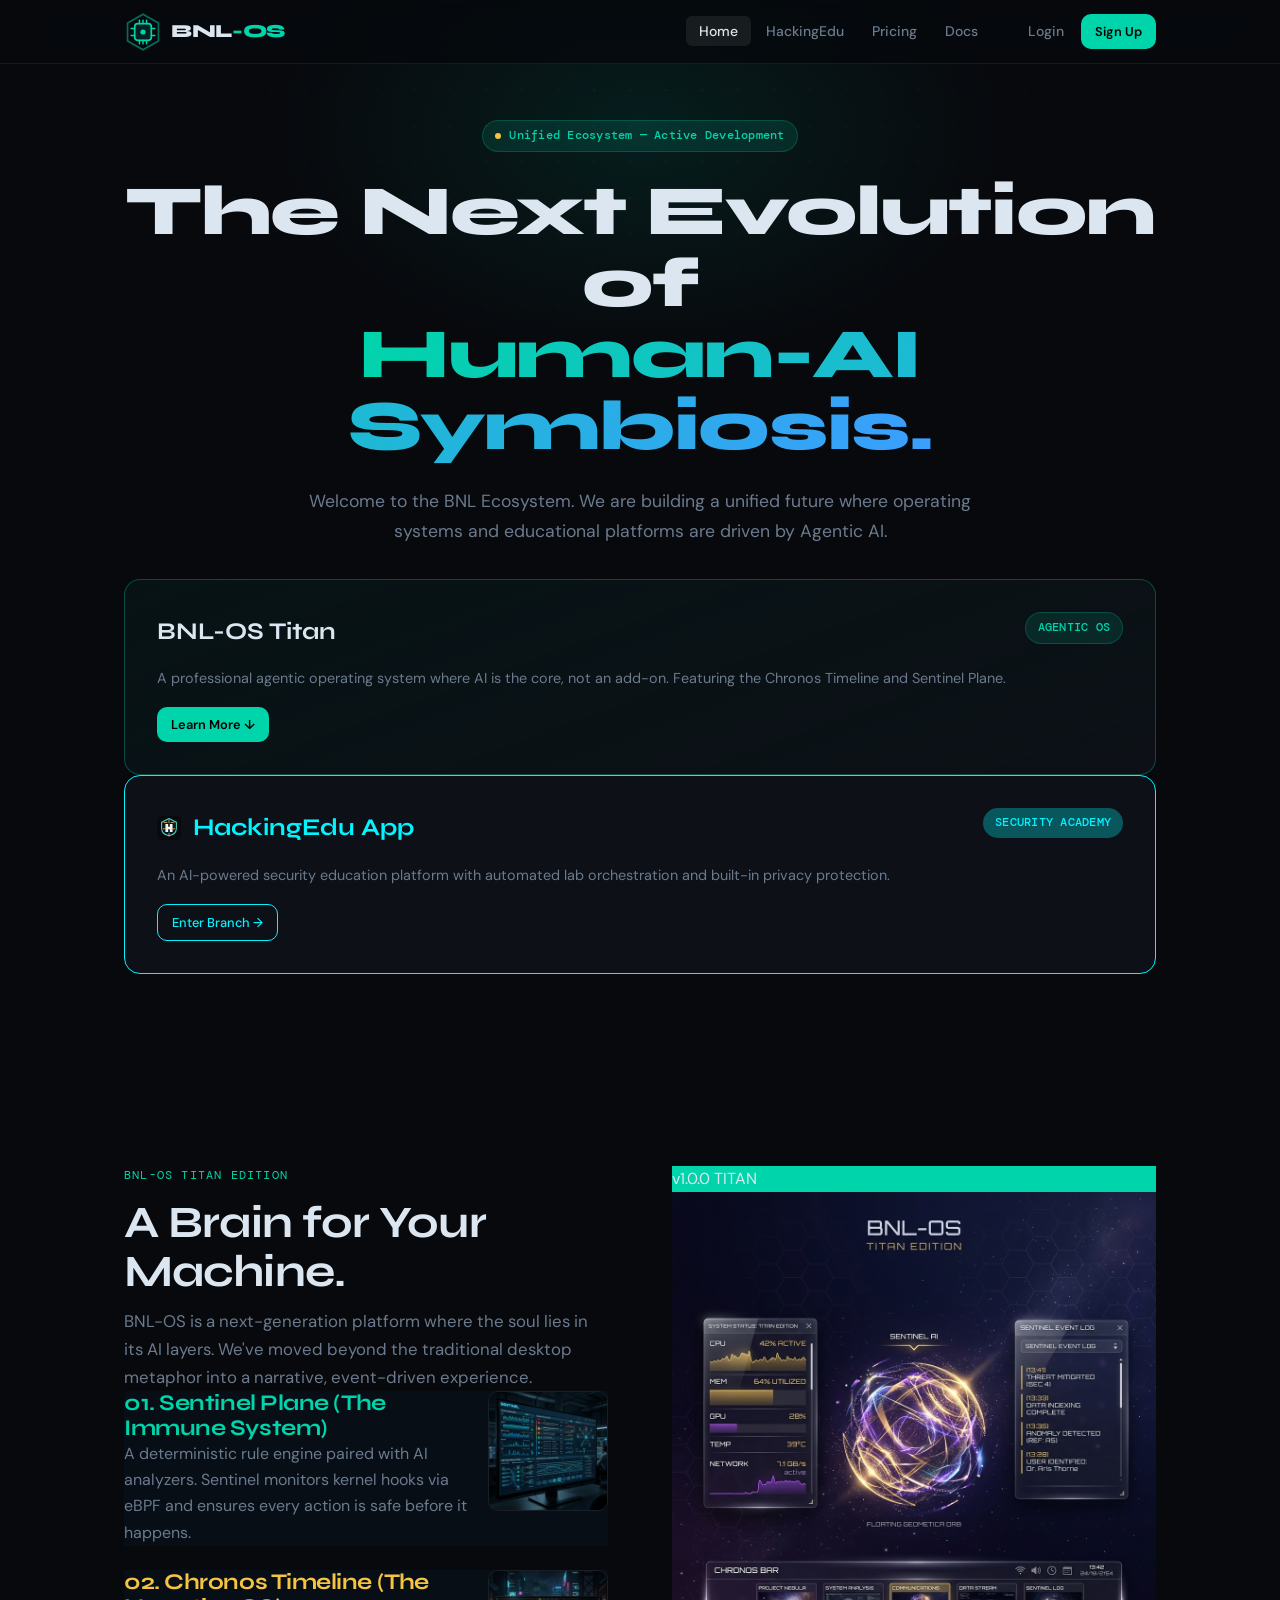
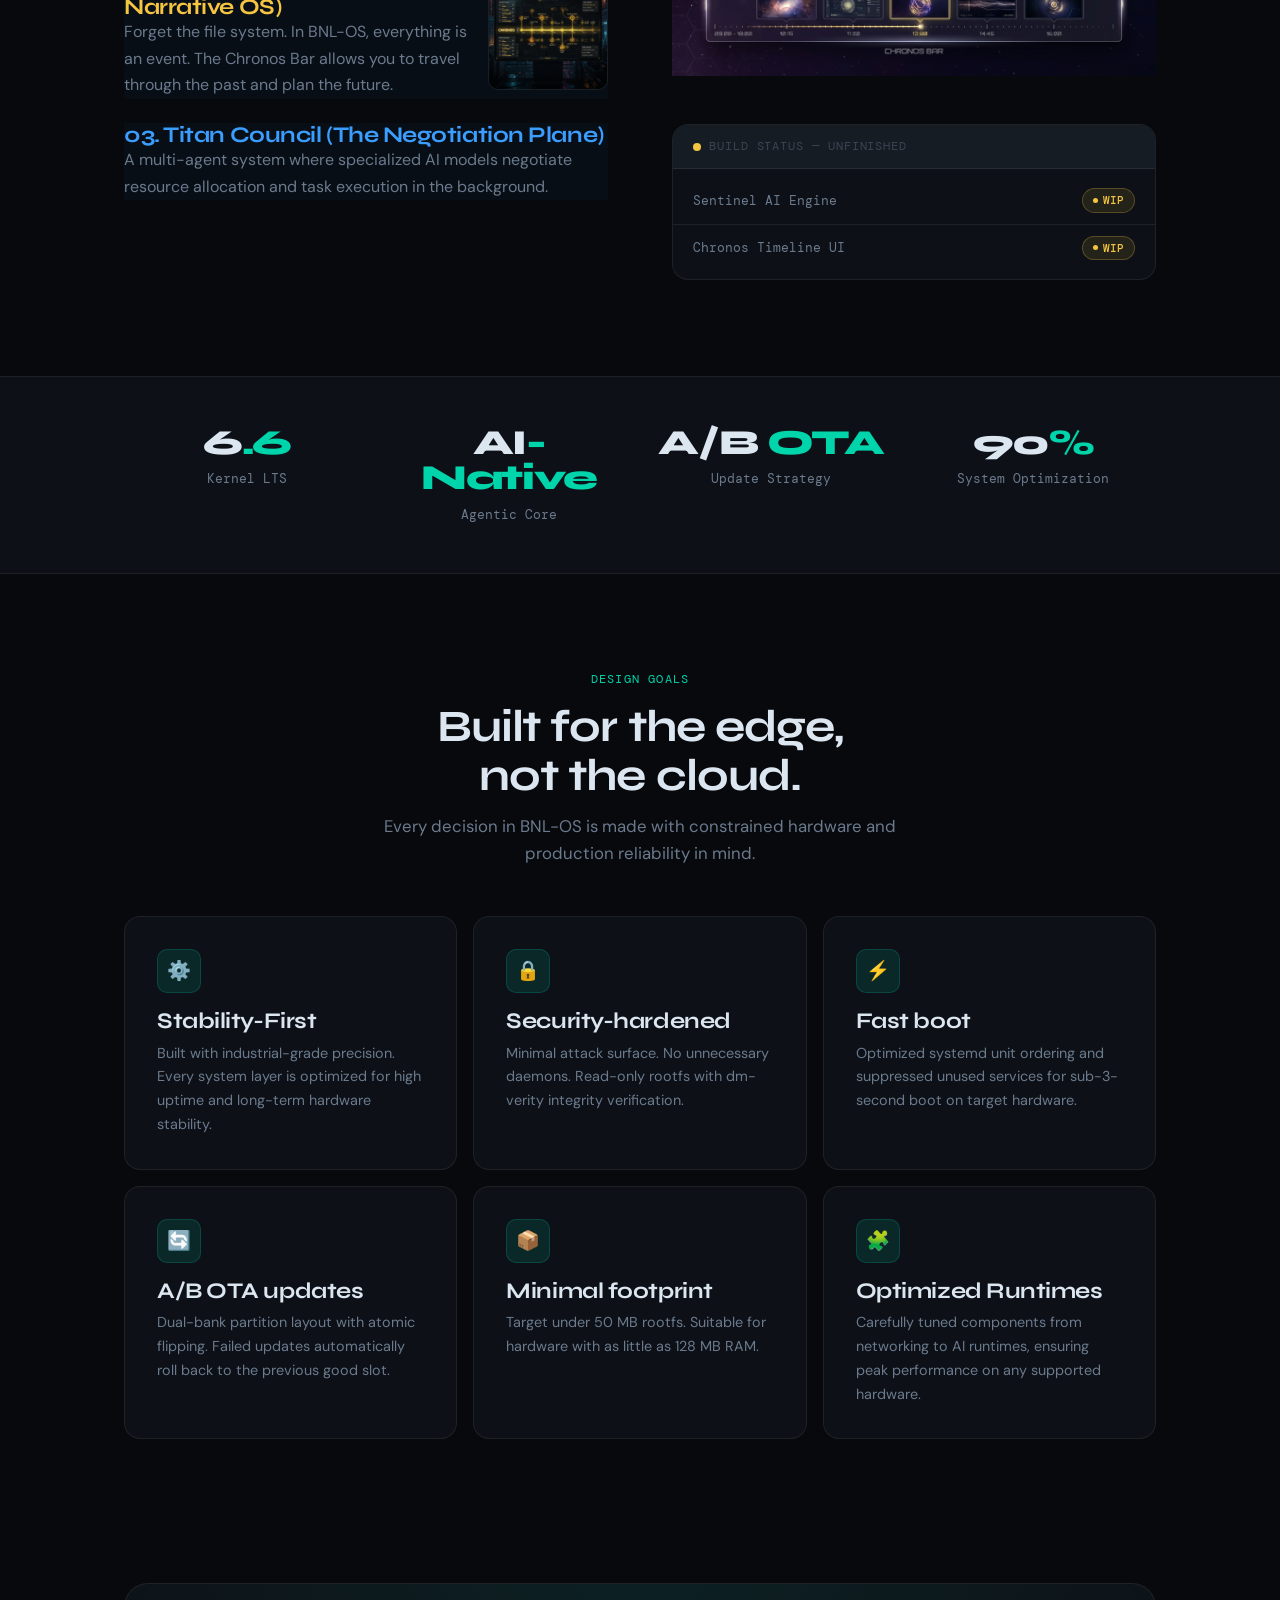
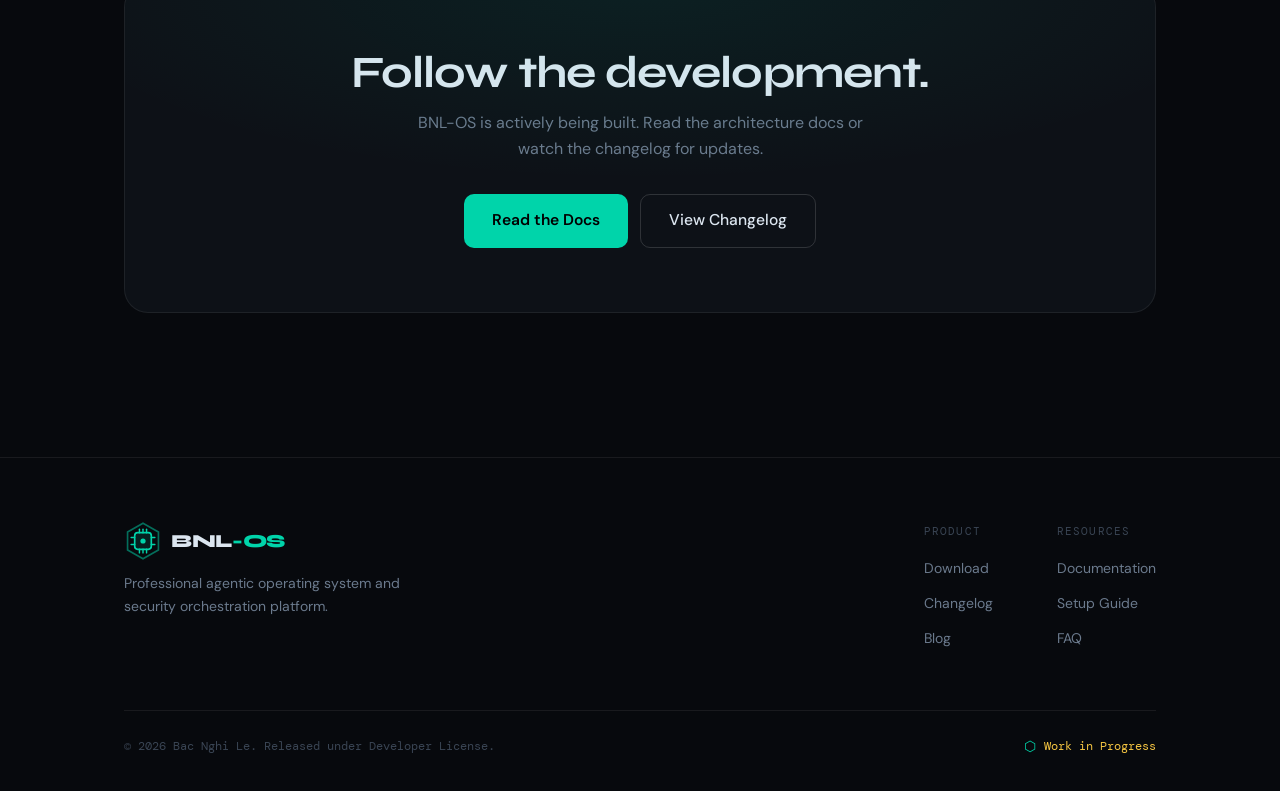
<file: index.html>
<!DOCTYPE html>
<html lang="en">
<head>
  <meta charset="UTF-8" />
  <meta name="viewport" content="width=device-width, initial-scale=1.0" />
  <meta http-equiv="X-Content-Type-Options" content="nosniff" />
  <meta http-equiv="X-Frame-Options" content="DENY" />
  <meta http-equiv="Referrer-Policy" content="no-referrer" />
  <title>BNL-OS — Embedded Linux Distribution</title>
  <meta name="description" content="BNL-OS is a professional agentic operating system designed for human-AI symbiosis. Currently in development." />
  <link rel="icon" type="image/svg+xml" href="favicon.svg" />
  <link rel="shortcut icon" href="favicon.svg" />
  <link rel="preconnect" href="https://fonts.googleapis.com" crossorigin />
  <link href="https://fonts.googleapis.com/css2?family=Syne:wght@700;800&family=DM+Sans:ital,wght@0,300;0,400;0,500;1,400&family=DM+Mono:wght@400;500&display=swap" rel="stylesheet" />
  <link rel="stylesheet" href="style.css" />
  <style>
    .status-card {
      background: var(--col-surface);
      border: 1px solid var(--col-border);
      border-radius: var(--r-lg);
      overflow: hidden;
    }
    .status-card__head {
      background: var(--col-surface2);
      border-bottom: 1px solid var(--col-border);
      padding: 12px 20px;
      font-family: var(--font-mono);
      font-size: 0.72rem;
      letter-spacing: 0.08em;
      text-transform: uppercase;
      color: var(--col-dim);
      display: flex;
      align-items: center;
      gap: 8px;
    }
    .status-card__head::before {
      content: '';
      width: 8px; height: 8px;
      border-radius: 50%;
      background: var(--col-yellow);
      animation: pulse-dot 1.8s ease infinite;
    }
    .status-card__body { padding: 8px 0; }
    .status-row {
      display: flex;
      align-items: center;
      justify-content: space-between;
      padding: 11px 20px;
      gap: var(--s3);
      border-bottom: 1px solid var(--col-border);
    }
    .status-row:last-child { border-bottom: none; }
    .status-row__label {
      font-family: var(--font-mono);
      font-size: 0.8rem;
      color: var(--col-muted);
    }
    .s-pill {
      display: inline-flex; align-items: center; gap: 5px;
      padding: 2px 10px; border-radius: 100px;
      font-family: var(--font-mono); font-size: 0.7rem; font-weight: 500;
      white-space: nowrap;
    }
    .s-pill__dot { width: 5px; height: 5px; border-radius: 50%; background: currentColor; }
    .s-pill--done { background: rgba(74,222,128,0.1); border: 1px solid rgba(74,222,128,0.25); color: var(--col-green); }
    .s-pill--wip  { background: rgba(245,197,66,0.1);  border: 1px solid rgba(245,197,66,0.25);  color: var(--col-yellow); }
    .s-pill--wip .s-pill__dot { animation: pulse-dot 1.8s ease infinite; }
    .s-pill--todo { background: rgba(255,255,255,0.03); border: 1px solid var(--col-border); color: var(--col-dim); }

    .status-card__footer {
      padding: 14px 20px;
      border-top: 1px solid var(--col-border);
    }
    .progress-header {
      display: flex; justify-content: space-between; align-items: baseline;
      margin-bottom: 8px;
    }
    .progress-header span:first-child {
      font-family: var(--font-mono); font-size: 0.72rem; color: var(--col-muted);
    }
    .progress-pct {
      font-family: var(--font-display); font-size: 0.95rem; font-weight: 700;
      color: var(--col-yellow);
    }
    .progress-track {
      height: 5px; background: rgba(255,255,255,0.06);
      border-radius: 100px; overflow: hidden;
    }
    .progress-track__fill {
      height: 100%; width: 55%;
      background: linear-gradient(90deg, var(--col-yellow), #ffe580);
      border-radius: 100px;
      animation: shimmer 2.5s ease-in-out infinite;
    }
    @keyframes shimmer { 0%,100%{opacity:1} 50%{opacity:0.55} }
  </style>
</head>
<body>

<nav class="nav" role="navigation" aria-label="Main navigation">
  <div class="nav__inner">
    <a href="index.html" class="nav__logo" aria-label="BNL-OS home">
      <svg class="nav__logo-svg" viewBox="0 0 32 32" fill="none" xmlns="http://www.w3.org/2000/svg" aria-hidden="true">
        <polygon points="16,1 29,8.5 29,23.5 16,31 3,23.5 3,8.5" fill="none" stroke="#00d4aa" stroke-width="1.4" opacity="0.5"/>
        <rect x="9" y="9" width="14" height="14" rx="2.5" fill="#00d4aa" opacity="0.12"/>
        <rect x="9" y="9" width="14" height="14" rx="2.5" fill="none" stroke="#00d4aa" stroke-width="1.4"/>
        <line x1="13" y1="9"  x2="13" y2="6"  stroke="#00d4aa" stroke-width="1.2" stroke-linecap="round"/>
        <line x1="16" y1="9"  x2="16" y2="6"  stroke="#00d4aa" stroke-width="1.2" stroke-linecap="round"/>
        <line x1="19" y1="9"  x2="19" y2="6"  stroke="#00d4aa" stroke-width="1.2" stroke-linecap="round"/>
        <line x1="13" y1="23" x2="13" y2="26" stroke="#00d4aa" stroke-width="1.2" stroke-linecap="round"/>
        <line x1="16" y1="23" x2="16" y2="26" stroke="#00d4aa" stroke-width="1.2" stroke-linecap="round"/>
        <line x1="19" y1="23" x2="19" y2="26" stroke="#00d4aa" stroke-width="1.2" stroke-linecap="round"/>
        <line x1="9"  y1="13" x2="6"  y2="13" stroke="#00d4aa" stroke-width="1.2" stroke-linecap="round"/>
        <line x1="9"  y1="19" x2="6"  y2="19" stroke="#00d4aa" stroke-width="1.2" stroke-linecap="round"/>
        <line x1="23" y1="13" x2="26" y2="13" stroke="#00d4aa" stroke-width="1.2" stroke-linecap="round"/>
        <line x1="23" y1="19" x2="26" y2="19" stroke="#00d4aa" stroke-width="1.2" stroke-linecap="round"/>
        <circle cx="16" cy="16" r="2.2" fill="#00d4aa"/>
      </svg>
      <span class="nav__logo-text">BNL<span class="nav__logo-accent">-OS</span></span>
    </a>
    <ul class="nav__links" role="list">
      <li><a href="index.html"     class="nav__link nav__link--active">Home</a></li>
      <li><a href="hacking-edu.html" class="nav__link">HackingEdu</a></li>
      <li><a href="pricing.html"     class="nav__link">Pricing</a></li>
      <li><a href="docs.html"      class="nav__link">Docs</a></li>
    </ul>
    <div class="nav__auth">
      <a href="auth.html#login" class="nav__link">Login</a>
      <a href="auth.html#signup" class="btn btn--primary btn--sm">Sign Up</a>
    </div>
    <button class="nav__hamburger" id="nav-hamburger" aria-controls="nav-drawer" aria-expanded="false" aria-label="Open navigation menu">
      <span aria-hidden="true"></span><span aria-hidden="true"></span><span aria-hidden="true"></span>
    </button>
  </div>
</nav>
<div class="nav__drawer" id="nav-drawer" role="dialog" aria-label="Mobile navigation">
  <a href="index.html"     class="nav__link">Home</a>
  <a href="hacking-edu.html" class="nav__link">HackingEdu</a>
  <a href="pricing.html"     class="nav__link">Pricing</a>
  <a href="docs.html"      class="nav__link">Docs</a>
  <a href="auth.html#login"  class="nav__link">Login</a>
  <a href="auth.html#signup" class="btn btn--primary mt-md">Sign Up</a>
</div>

<!-- HERO -->
<section class="hero">
  <div class="hero__glow" aria-hidden="true"></div>
  <div class="container">
    <div class="hero__content" style="grid-template-columns: 1fr;">
      <div class="text-center reveal">
        <div class="badge badge--accent mb-md">
          <span class="badge-dot" style="background:var(--col-yellow);"></span>
          Unified Ecosystem — Active Development
        </div>
        <h1 class="hero__title">
          The Next Evolution of <br>
          <span class="gradient-text">Human-AI Symbiosis.</span>
        </h1>
        <p class="hero__desc" style="margin-inline: auto; max-width: 60ch;">
          Welcome to the BNL Ecosystem. We are building a unified future where operating systems and 
          educational platforms are driven by Agentic AI.
        </p>
      </div>
    </div>

    <!-- Dual Selection -->
    <div class="setup-grid reveal" style="animation-delay: 0.2s">
      <a href="#bnl-os-detail" class="dl-card dl-card--featured" style="text-decoration: none; cursor: pointer;">
        <div class="dl-card__header">
          <span class="dl-card__title" style="font-size: 1.5rem;">BNL-OS Titan</span>
          <span class="badge badge--accent">AGENTIC OS</span>
        </div>
        <p class="dl-card__desc">A professional agentic operating system where AI is the core, not an add-on. Featuring the Chronos Timeline and Sentinel Plane.</p>
        <span class="btn btn--primary btn--sm" style="width: fit-content;">Learn More ↓</span>
      </a>
      <a href="hacking-edu.html" class="dl-card" style="text-decoration: none; cursor: pointer; border-color: var(--col-he-cyan);">
        <div class="dl-card__header">
          <div style="display: flex; align-items: center; gap: 12px;">
            <img src="assets/hacking-edu-logo.svg" alt="HackingEdu Logo" style="width: 24px; height: 24px; border-radius: 3px;">
            <span class="dl-card__title" style="font-size: 1.5rem; color: var(--col-he-cyan);">HackingEdu App</span>
          </div>
          <span class="badge" style="background: var(--col-he-glow); color: var(--col-he-cyan); border-color: var(--col-he-cyan);">SECURITY ACADEMY</span>
        </div>
        <p class="dl-card__desc">An AI-powered security education platform with automated lab orchestration and built-in privacy protection.</p>
        <span class="btn btn--ghost btn--sm" style="width: fit-content; border-color: var(--col-he-cyan); color: var(--col-he-cyan);">Enter Branch →</span>
      </a>
    </div>
  </div>
</section>

<!-- BNL-OS DEEP DIVE -->
<section id="bnl-os-detail" class="section">
  <div class="container">
    <div class="hero__content" style="align-items: flex-start;">
      <div class="hero__left reveal">
        <div class="section-label">BNL-OS Titan Edition</div>
        <h2 class="section-title">A Brain for Your Machine.</h2>
        <p class="section-sub mb-lg">
          BNL-OS is a next-generation platform where the soul lies in its AI layers. 
          We've moved beyond the traditional desktop metaphor into a narrative, event-driven experience.
        </p>

        <div class="step-list">
          <div class="he-card mb-md reveal" style="background: rgba(10, 20, 33, 0.5);">
            <div style="display: flex; gap: 20px; align-items: start;">
              <div style="flex: 1;">
                <h3 style="color: var(--col-accent);">01. Sentinel Plane (The Immune System)</h3>
                <p>A deterministic rule engine paired with AI analyzers. Sentinel monitors kernel hooks via eBPF and ensures every action is safe before it happens.</p>
              </div>
              <img src="assets/sentinel-dashboard.png" alt="Sentinel UI" style="width: 120px; border-radius: var(--r-md); border: 1px solid var(--col-border);">
            </div>
          </div>
          <div class="he-card mb-md reveal" style="background: rgba(10, 20, 33, 0.5); animation-delay: 0.1s">
            <div style="display: flex; gap: 20px; align-items: start;">
              <div style="flex: 1;">
                <h3 style="color: var(--col-yellow);">02. Chronos Timeline (The Narrative OS)</h3>
                <p>Forget the file system. In BNL-OS, everything is an event. The Chronos Bar allows you to travel through the past and plan the future.</p>
              </div>
              <img src="assets/chronos-timeline.png" alt="Chronos UI" style="width: 120px; border-radius: var(--r-md); border: 1px solid var(--col-border);">
            </div>
          </div>
          <div class="he-card mb-md reveal" style="background: rgba(10, 20, 33, 0.5); animation-delay: 0.2s">
            <h3 style="color: var(--col-blue);">03. Titan Council (The Negotiation Plane)</h3>
            <p>A multi-agent system where specialized AI models negotiate resource allocation and task execution in the background.</p>
          </div>
        </div>
      </div>
      <div class="hero__right reveal" style="animation-delay: 0.3s">
        <div class="he-hero__img-container floating" style="border-color: var(--col-accent);">
          <div class="wip-overlay" style="background: var(--col-accent);">v1.0.0 TITAN</div>
          <img src="assets/bnl-os-titan-hero.png" alt="BNL-OS Titan Interface" class="he-hero__img">
        </div>
        <div class="status-card mt-lg">
          <div class="status-card__head">Build Status — Unfinished</div>
          <div class="status-card__body">
            <div class="status-row">
              <span class="status-row__label">Sentinel AI Engine</span>
              <span class="s-pill s-pill--wip"><span class="s-pill__dot"></span>WIP</span>
            </div>
            <div class="status-row">
              <span class="status-row__label">Chronos Timeline UI</span>
              <span class="s-pill s-pill--wip"><span class="s-pill__dot"></span>WIP</span>
            </div>
          </div>
        </div>
      </div>
    </div>
  </div>
</section>

<!-- STATS -->
<div class="stats-bar reveal">
  <div class="container">
    <div class="stats-bar__grid">
      <div class="stat">
        <div class="stat__num">6<span class="accent">.6</span></div>
        <div class="stat__label">Kernel LTS</div>
      </div>
      <div class="stat">
        <div class="stat__num">AI<span class="accent">-Native</span></div>
        <div class="stat__label">Agentic Core</div>
      </div>
      <div class="stat">
        <div class="stat__num">A/B<span class="accent"> OTA</span></div>
        <div class="stat__label">Update Strategy</div>
      </div>
      <div class="stat">
        <div class="stat__num">90<span class="accent">%</span></div>
        <div class="stat__label">System Optimization</div>
      </div>
    </div>
  </div>
</div>

<!-- FEATURES -->
<section class="section">
  <div class="container">
    <header class="section-header section-header--center">
      <div class="section-label">Design goals</div>
      <h2 class="section-title">Built for the edge,<br>not the cloud.</h2>
      <p class="section-sub">Every decision in BNL-OS is made with constrained hardware and production reliability in mind.</p>
    </header>
    <div class="features-grid">
      <div class="feature-card" data-animate>
        <div class="feature-card__icon" aria-hidden="true">⚙️</div>
        <h3>Stability-First</h3>
        <p>Built with industrial-grade precision. Every system layer is optimized for high uptime and long-term hardware stability.</p>
      </div>
      <div class="feature-card" data-animate>
        <div class="feature-card__icon" aria-hidden="true">🔒</div>
        <h3>Security-hardened</h3>
        <p>Minimal attack surface. No unnecessary daemons. Read-only rootfs with dm-verity integrity verification.</p>
      </div>
      <div class="feature-card" data-animate>
        <div class="feature-card__icon" aria-hidden="true">⚡</div>
        <h3>Fast boot</h3>
        <p>Optimized systemd unit ordering and suppressed unused services for sub-3-second boot on target hardware.</p>
      </div>
      <div class="feature-card" data-animate>
        <div class="feature-card__icon" aria-hidden="true">🔄</div>
        <h3>A/B OTA updates</h3>
        <p>Dual-bank partition layout with atomic flipping. Failed updates automatically roll back to the previous good slot.</p>
      </div>
      <div class="feature-card" data-animate>
        <div class="feature-card__icon" aria-hidden="true">📦</div>
        <h3>Minimal footprint</h3>
        <p>Target under 50 MB rootfs. Suitable for hardware with as little as 128 MB RAM.</p>
      </div>
      <div class="feature-card" data-animate>
        <div class="feature-card__icon" aria-hidden="true">🧩</div>
        <h3>Optimized Runtimes</h3>
        <p>Carefully tuned components from networking to AI runtimes, ensuring peak performance on any supported hardware.</p>
      </div>
    </div>
  </div>
</section>

<!-- CTA -->
<section class="section--sm">
  <div class="container">
    <div class="cta-block" data-animate>
      <h2>Follow the development.</h2>
      <p>BNL-OS is actively being built. Read the architecture docs or watch the changelog for updates.</p>
      <div class="cta-block__actions">
        <a href="docs.html"      class="btn btn--primary btn--lg">Read the Docs</a>
        <a href="changelog.html" class="btn btn--outline  btn--lg">View Changelog</a>
      </div>
    </div>
  </div>
</section>

<footer class="footer">
  <div class="container">
    <div class="footer__top">
      <div class="footer__brand">
        <a href="index.html" class="nav__logo" aria-label="BNL-OS home">
          <svg class="nav__logo-svg" viewBox="0 0 32 32" fill="none" xmlns="http://www.w3.org/2000/svg" aria-hidden="true">
        <polygon points="16,1 29,8.5 29,23.5 16,31 3,23.5 3,8.5" fill="none" stroke="#00d4aa" stroke-width="1.4" opacity="0.5"/>
        <rect x="9" y="9" width="14" height="14" rx="2.5" fill="#00d4aa" opacity="0.12"/>
        <rect x="9" y="9" width="14" height="14" rx="2.5" fill="none" stroke="#00d4aa" stroke-width="1.4"/>
        <line x1="13" y1="9"  x2="13" y2="6"  stroke="#00d4aa" stroke-width="1.2" stroke-linecap="round"/>
        <line x1="16" y1="9"  x2="16" y2="6"  stroke="#00d4aa" stroke-width="1.2" stroke-linecap="round"/>
        <line x1="19" y1="9"  x2="19" y2="6"  stroke="#00d4aa" stroke-width="1.2" stroke-linecap="round"/>
        <line x1="13" y1="23" x2="13" y2="26" stroke="#00d4aa" stroke-width="1.2" stroke-linecap="round"/>
        <line x1="16" y1="23" x2="16" y2="26" stroke="#00d4aa" stroke-width="1.2" stroke-linecap="round"/>
        <line x1="19" y1="23" x2="19" y2="26" stroke="#00d4aa" stroke-width="1.2" stroke-linecap="round"/>
        <line x1="9"  y1="13" x2="6"  y2="13" stroke="#00d4aa" stroke-width="1.2" stroke-linecap="round"/>
        <line x1="9"  y1="19" x2="6"  y2="19" stroke="#00d4aa" stroke-width="1.2" stroke-linecap="round"/>
        <line x1="23" y1="13" x2="26" y2="13" stroke="#00d4aa" stroke-width="1.2" stroke-linecap="round"/>
        <line x1="23" y1="19" x2="26" y2="19" stroke="#00d4aa" stroke-width="1.2" stroke-linecap="round"/>
        <circle cx="16" cy="16" r="2.2" fill="#00d4aa"/>
      </svg>
          <span class="nav__logo-text">BNL<span class="nav__logo-accent">-OS</span></span>
        </a>
        <p>Professional agentic operating system and security orchestration platform.</p>
      </div>
      <div class="footer__col">
        <div class="footer__col-title">Product</div>
        <a href="download.html">Download</a>
        <a href="changelog.html">Changelog</a>
        <a href="blog.html">Blog</a>
      </div>
      <div class="footer__col">
        <div class="footer__col-title">Resources</div>
        <a href="docs.html">Documentation</a>
        <a href="setup.html">Setup Guide</a>
        <a href="docs.html#faq">FAQ</a>
      </div>
    </div>
    <div class="footer__bottom">
      <span class="footer__copy">© 2026 Bac Nghi Le. Released under Developer License.</span>
      <span class="footer__yocto" style="color: var(--col-yellow)">Work in Progress</span>
    </div>
  </div>
</footer>

<script src="app.js"></script>
</body>
</html>
</file>
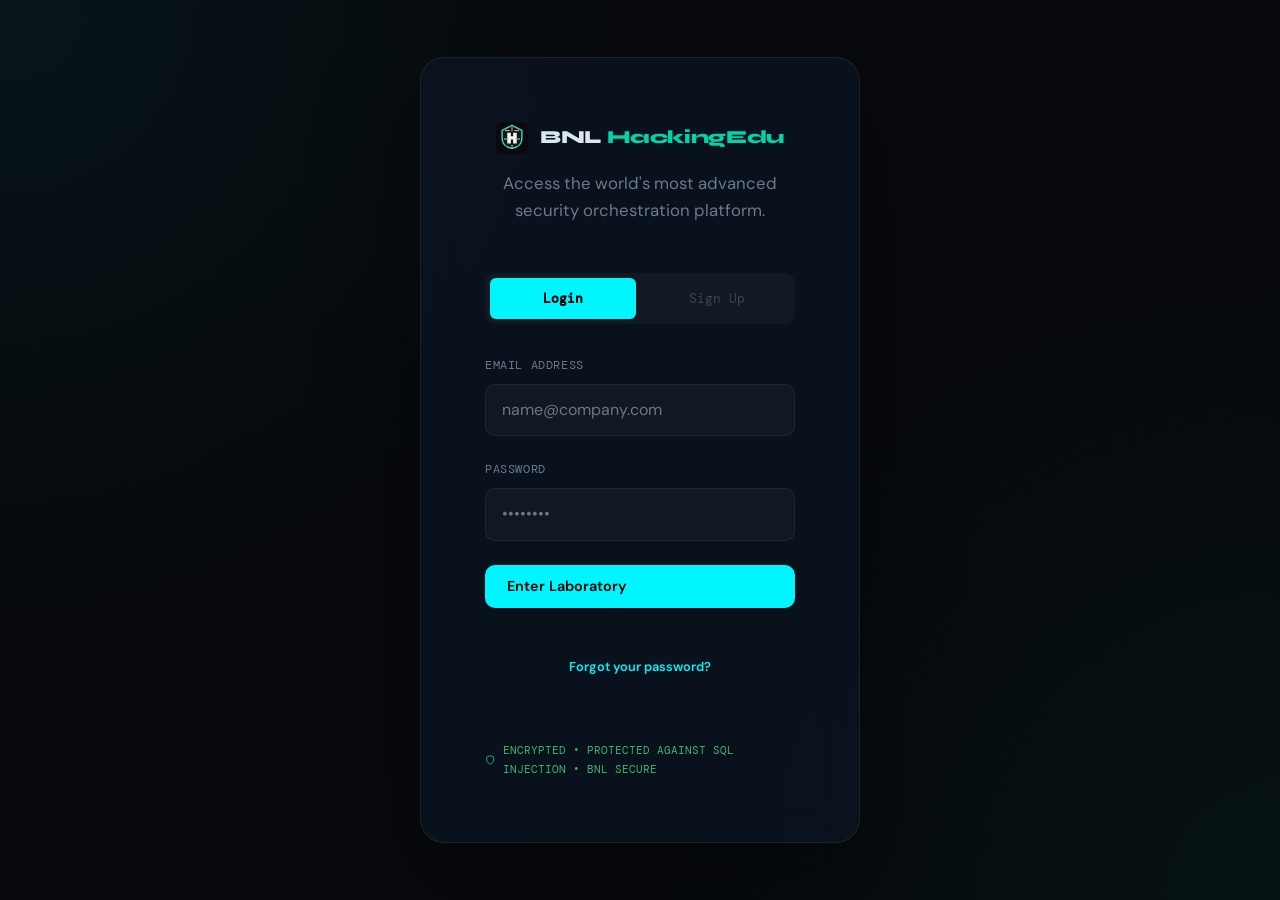
<file: auth.html>
<!DOCTYPE html>
<html lang="en">
<head>
  <meta charset="UTF-8" />
  <meta name="viewport" content="width=device-width, initial-scale=1.0" />
  <title>Portal — BNL HackingEdu</title>
  <link rel="icon" type="image/svg+xml" href="favicon.svg" />
  <link rel="preconnect" href="https://fonts.googleapis.com" crossorigin />
  <link href="https://fonts.googleapis.com/css2?family=Syne:wght@700;800&family=DM+Sans:ital,wght@0,300;0,400;0,500;1,400&family=DM+Mono:wght@400;500&display=swap" rel="stylesheet" />
  <link rel="stylesheet" href="style.css" />
  <style>
    .auth-page {
      min-height: 100vh;
      display: flex;
      align-items: center;
      justify-content: center;
      background: radial-gradient(circle at 0% 0%, rgba(0, 245, 255, 0.05), transparent 40%),
                  radial-gradient(circle at 100% 100%, rgba(0, 212, 170, 0.05), transparent 40%);
      padding: var(--s6);
    }
    .auth-card {
      width: 100%;
      max-width: 440px;
      background: rgba(10, 20, 33, 0.8);
      backdrop-filter: blur(20px);
      border: 1px solid var(--col-border);
      border-radius: var(--r-xl);
      padding: var(--s8);
      box-shadow: 0 40px 100px rgba(0, 0, 0, 0.4);
      position: relative;
      overflow: hidden;
    }
    .auth-overlay {
      position: absolute;
      inset: 0;
      background: var(--col-surface);
      z-index: 20;
      display: none;
      flex-direction: column;
      align-items: center;
      justify-content: center;
      padding: var(--s8);
      text-align: center;
    }
    .auth-overlay.active { display: flex; }
    
    .auth-header { text-align: center; margin-bottom: var(--s7); }
    .auth-tabs { display: flex; gap: var(--s2); margin-bottom: var(--s6); background: rgba(255,255,255,0.03); padding: 5px; border-radius: var(--r-md); }
    .auth-tab { flex: 1; text-align: center; padding: 10px; border-radius: var(--r-sm); cursor: pointer; font-family: var(--font-mono); font-size: 0.8rem; transition: all 0.3s; color: var(--col-dim); }
    .auth-tab.active { background: var(--col-he-cyan); color: #000; font-weight: 700; }
    
    .form-group { margin-bottom: var(--s5); }
    .form-label { display: block; font-family: var(--font-mono); font-size: 0.75rem; color: var(--col-muted); margin-bottom: 8px; text-transform: uppercase; letter-spacing: 0.05em; }
    .form-input { width: 100%; background: rgba(255,255,255,0.03); border: 1px solid var(--col-border); border-radius: var(--r-md); padding: 12px 16px; color: var(--col-text); font-family: var(--font-sans); transition: border-color 0.3s; }
    .form-input:focus { outline: none; border-color: var(--col-he-cyan); background: rgba(255,255,255,0.06); }
    
    .auth-footer { margin-top: var(--s7); text-align: center; font-size: 0.8rem; color: var(--col-dim); }
    .auth-footer a { color: var(--col-he-cyan); text-decoration: none; font-weight: 600; }
    
    .security-badge { display: flex; align-items: center; justify-content: center; gap: 8px; margin-top: var(--s8); font-family: var(--font-mono); font-size: 0.7rem; color: var(--col-green); opacity: 0.8; }
    .security-badge svg { width: 14px; height: 14px; }

    #signup-form { display: none; }
  </style>
</head>
<body>

<div class="auth-page">
  <div class="auth-card reveal">
    <!-- OVERLAY FOR VERIFICATION & FORGOT PASSWORD -->
    <div id="auth-overlay" class="auth-overlay">
      <h3 id="overlay-title" class="setup-title">Verify Your Identity</h3>
      <p id="overlay-desc" class="mb-lg">We've sent a 6-digit code to your contact method.</p>
      <div class="form-group" style="width: 100%;">
        <div style="display: flex; gap: 10px; justify-content: center; margin-bottom: var(--s5);">
          <input type="text" class="form-input" style="width: 50px; text-align: center; font-size: 1.5rem;" maxlength="1">
          <input type="text" class="form-input" style="width: 50px; text-align: center; font-size: 1.5rem;" maxlength="1">
          <input type="text" class="form-input" style="width: 50px; text-align: center; font-size: 1.5rem;" maxlength="1">
          <input type="text" class="form-input" style="width: 50px; text-align: center; font-size: 1.5rem;" maxlength="1">
          <input type="text" class="form-input" style="width: 50px; text-align: center; font-size: 1.5rem;" maxlength="1">
          <input type="text" class="form-input" style="width: 50px; text-align: center; font-size: 1.5rem;" maxlength="1">
        </div>
        <button class="btn btn--primary" style="width: 100%;" onclick="verifyOTP()">Confirm Code</button>
      </div>
      <a href="#" onclick="hideOverlay()" class="c-muted" style="font-size: 0.8rem;">Cancel and go back</a>
    </div>

    <div class="auth-header">
      <a href="index.html" class="nav__logo" style="display: flex; align-items: center; justify-content: center; gap: 12px; margin-bottom: var(--s4);">
        <img src="assets/hacking-edu-logo.svg" alt="HackingEdu Logo" style="width: 32px; height: 32px; border-radius: 4px;">
        <span class="nav__logo-text">BNL<span class="nav__logo-accent"> HackingEdu</span></span>
      </a>
      <p class="section-sub">Access the world's most advanced security orchestration platform.</p>
    </div>

    <div class="auth-tabs">
      <div class="auth-tab active" onclick="switchTab('login')">Login</div>
      <div class="auth-tab" onclick="switchTab('signup')">Sign Up</div>
    </div>

    <!-- LOGIN FORM -->
    <form id="login-form">
      <div class="form-group">
        <label class="form-label">Email Address</label>
        <input type="email" class="form-input" placeholder="name@company.com" required>
      </div>
      <div class="form-group">
        <label class="form-label">Password</label>
        <input type="password" class="form-input" placeholder="••••••••" required>
      </div>
      <button type="submit" class="btn btn--primary" style="width: 100%; background: var(--col-he-cyan); border-color: var(--col-he-cyan); color: #000;">Enter Laboratory</button>
      <div class="auth-footer">
        <a href="#" onclick="showForgotPassword()">Forgot your password?</a>
      </div>
    </form>

    <!-- SIGNUP FORM -->
    <form id="signup-form">
      <div class="form-group">
        <label class="form-label">Full Name</label>
        <input type="text" class="form-input" placeholder="John Doe" required>
      </div>
      <div class="form-group">
        <label class="form-label">Email Address (Requires Verification)</label>
        <input type="email" class="form-input" placeholder="name@company.com" required>
      </div>
      <div class="form-group">
        <label class="form-label">Phone Number (International Format)</label>
        <input type="tel" class="form-input" placeholder="+84 000 000 000" required>
      </div>
      <div class="form-group">
        <label class="form-label">Password</label>
        <input type="password" class="form-input" placeholder="Minimum 8 characters" required>
      </div>
      <button type="submit" class="btn btn--primary" style="width: 100%; background: var(--col-he-cyan); border-color: var(--col-he-cyan); color: #000;">Create Secure Account</button>
      <div class="auth-footer">
        By signing up, you agree to our <a href="docs.html#terms">Terms of Service</a>.
      </div>
    </form>

    <div class="security-badge">
      <svg viewBox="0 0 24 24" fill="none" stroke="currentColor" stroke-width="2"><path d="M12 22s8-4 8-10V5l-8-3-8 3v7c0 6 8 10 8 10z"/></svg>
      ENCRYPTED • PROTECTED AGAINST SQL INJECTION • BNL SECURE
    </div>
  </div>
</div>

<script>
  function switchTab(tab) {
    const loginForm = document.getElementById('login-form');
    const signupForm = document.getElementById('signup-form');
    const tabs = document.querySelectorAll('.auth-tab');
    
    if (tab === 'login') {
      loginForm.style.display = 'block';
      signupForm.style.display = 'none';
      tabs[0].classList.add('active');
      tabs[1].classList.remove('active');
    } else {
      loginForm.style.display = 'none';
      signupForm.style.display = 'block';
      tabs[1].classList.add('active');
      tabs[0].classList.remove('active');
    }
  }

  // Handle URL hash for deep linking
  window.addEventListener('DOMContentLoaded', () => {
    if (window.location.hash === '#signup') {
      switchTab('signup');
    }
  });

  // Mock form submission
  document.querySelectorAll('form').forEach(form => {
    form.addEventListener('submit', (e) => {
      e.preventDefault();
      const isSignup = form.id === 'signup-form';
      showOverlay(isSignup ? 'Verify Your Account' : 'Security Check', 
                  isSignup ? 'We sent a verification code to your email and phone.' : 'A login code has been sent.');
    });
  });

  function showOverlay(title, desc) {
    document.getElementById('overlay-title').innerText = title;
    document.getElementById('overlay-desc').innerText = desc;
    document.getElementById('auth-overlay').classList.add('active');
  }

  function hideOverlay() {
    document.getElementById('auth-overlay').classList.remove('active');
  }

  function showForgotPassword() {
    showOverlay('Reset Password', 'Enter your email to receive a secure reset link.');
  }

  function verifyOTP() {
    alert('Verification Successful!\n\nTechnically, this would use Supabase Auth with SMTP/Twilio integration to verify the real code.');
    hideOverlay();
  }
</script>

<script src="app.js"></script>
</body>
</html>
</file>
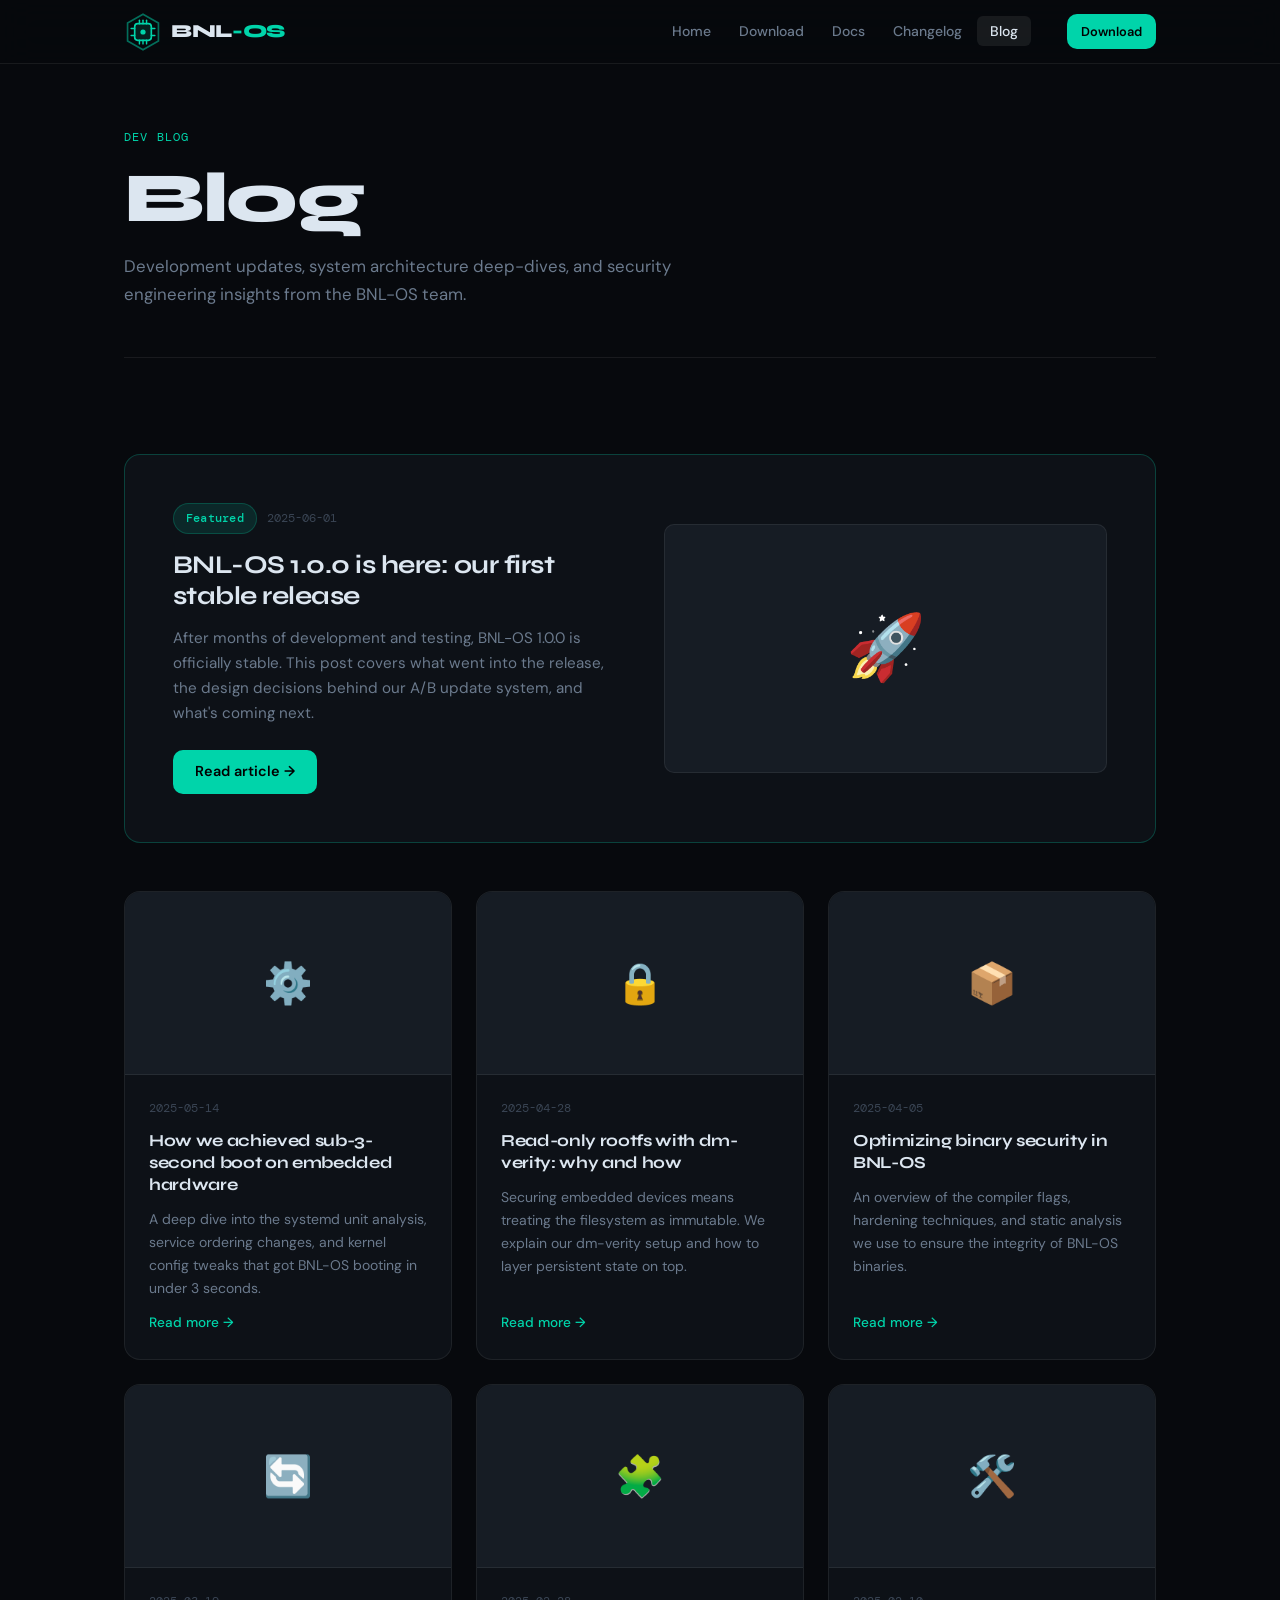
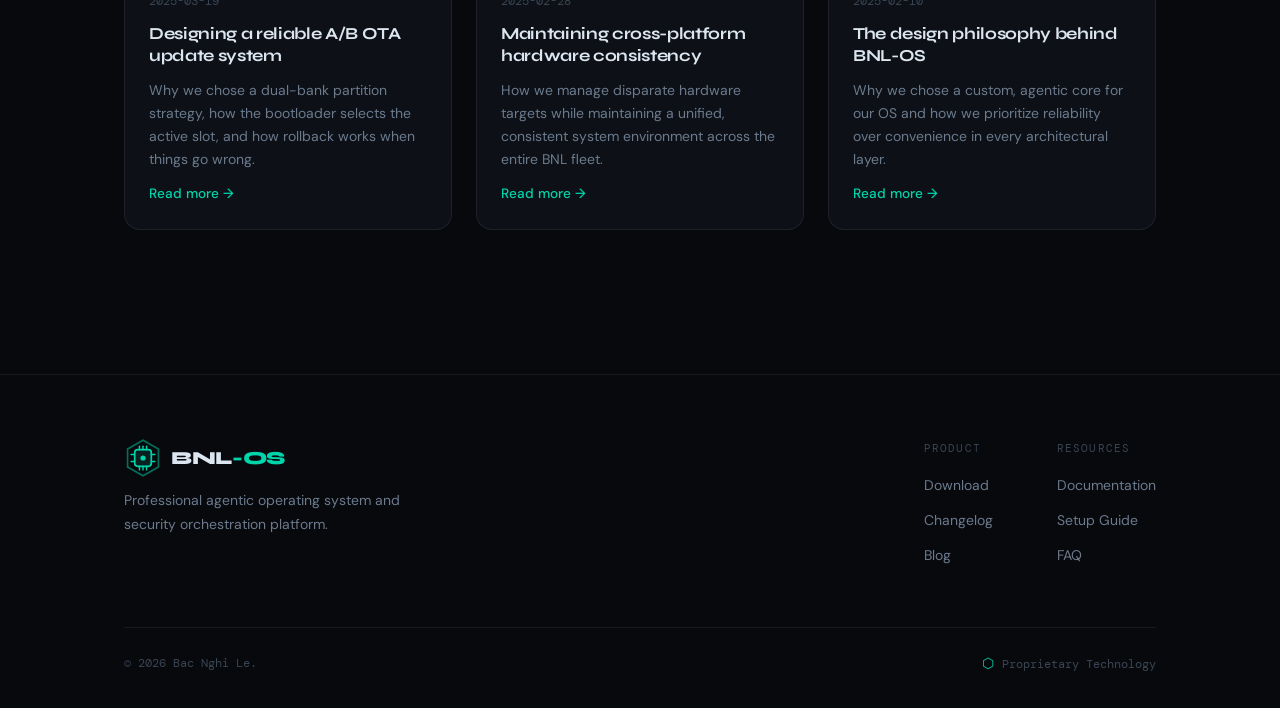
<file: blog.html>
<!DOCTYPE html>
<html lang="en">
<head>
  <meta charset="UTF-8" />
  <meta name="viewport" content="width=device-width, initial-scale=1.0" />
  <meta http-equiv="X-Content-Type-Options" content="nosniff" />
  <meta http-equiv="X-Frame-Options" content="DENY" />
  <meta http-equiv="Referrer-Policy" content="no-referrer" />
  <title>Blog — BNL-OS</title>
  <meta name="description" content="BNL-OS development blog — updates, tutorials, and embedded Linux deep-dives." />
  <link rel="icon" type="image/svg+xml" href="favicon.svg" />
  <link rel="shortcut icon" href="favicon.svg" />
  <link rel="preconnect" href="https://fonts.googleapis.com" crossorigin />
  <link href="https://fonts.googleapis.com/css2?family=Syne:wght@700;800&family=DM+Sans:ital,wght@0,300;0,400;0,500;1,400&family=DM+Mono:wght@400;500&display=swap" rel="stylesheet" />
  <link rel="stylesheet" href="style.css" />
</head>
<body>

<!-- NAV -->
<nav class="nav" role="navigation" aria-label="Main navigation">
  <div class="nav__inner">
    <a href="index.html" class="nav__logo" aria-label="BNL-OS home">
      <svg class="nav__logo-svg" viewBox="0 0 32 32" fill="none" xmlns="http://www.w3.org/2000/svg" aria-hidden="true">
        <polygon points="16,1 29,8.5 29,23.5 16,31 3,23.5 3,8.5" fill="none" stroke="#00d4aa" stroke-width="1.4" opacity="0.5"/>
        <rect x="9" y="9" width="14" height="14" rx="2.5" fill="#00d4aa" opacity="0.12"/>
        <rect x="9" y="9" width="14" height="14" rx="2.5" fill="none" stroke="#00d4aa" stroke-width="1.4"/>
        <line x1="13" y1="9"  x2="13" y2="6"  stroke="#00d4aa" stroke-width="1.2" stroke-linecap="round"/>
        <line x1="16" y1="9"  x2="16" y2="6"  stroke="#00d4aa" stroke-width="1.2" stroke-linecap="round"/>
        <line x1="19" y1="9"  x2="19" y2="6"  stroke="#00d4aa" stroke-width="1.2" stroke-linecap="round"/>
        <line x1="13" y1="23" x2="13" y2="26" stroke="#00d4aa" stroke-width="1.2" stroke-linecap="round"/>
        <line x1="16" y1="23" x2="16" y2="26" stroke="#00d4aa" stroke-width="1.2" stroke-linecap="round"/>
        <line x1="19" y1="23" x2="19" y2="26" stroke="#00d4aa" stroke-width="1.2" stroke-linecap="round"/>
        <line x1="9"  y1="13" x2="6"  y2="13" stroke="#00d4aa" stroke-width="1.2" stroke-linecap="round"/>
        <line x1="9"  y1="19" x2="6"  y2="19" stroke="#00d4aa" stroke-width="1.2" stroke-linecap="round"/>
        <line x1="23" y1="13" x2="26" y2="13" stroke="#00d4aa" stroke-width="1.2" stroke-linecap="round"/>
        <line x1="23" y1="19" x2="26" y2="19" stroke="#00d4aa" stroke-width="1.2" stroke-linecap="round"/>
        <circle cx="16" cy="16" r="2.2" fill="#00d4aa"/>
      </svg>
      <span class="nav__logo-text">BNL<span class="nav__logo-accent">-OS</span></span>
    </a>
    <ul class="nav__links" role="list">
      <li><a href="index.html"     class="nav__link">Home</a></li>
      <li><a href="download.html"  class="nav__link">Download</a></li>
      <li><a href="docs.html"      class="nav__link">Docs</a></li>
      <li><a href="changelog.html" class="nav__link">Changelog</a></li>
      <li><a href="blog.html"      class="nav__link">Blog</a></li>
    </ul>
    <a href="download.html" class="btn btn--primary btn--sm nav__cta">Download</a>
    <button class="nav__hamburger" id="nav-hamburger" aria-controls="nav-drawer" aria-expanded="false" aria-label="Open navigation menu">
      <span aria-hidden="true"></span>
      <span aria-hidden="true"></span>
      <span aria-hidden="true"></span>
    </button>
  </div>
</nav>
<div class="nav__drawer" id="nav-drawer" role="dialog" aria-label="Mobile navigation">
  <a href="index.html"     class="nav__link">Home</a>
  <a href="download.html"  class="nav__link">Download</a>
  <a href="docs.html"      class="nav__link">Docs</a>
  <a href="changelog.html" class="nav__link">Changelog</a>
  <a href="blog.html"      class="nav__link">Blog</a>
  <a href="download.html"  class="btn btn--primary mt-md">Download BNL-OS</a>
</div>

<!-- PAGE HERO -->
<div class="container">
  <header class="page-hero">
    <div class="section-label">Dev blog</div>
    <h1>Blog</h1>
    <p class="lead">Development updates, system architecture deep-dives, and security engineering insights from the BNL-OS team.</p>
  </header>
</div>

<!-- BLOG POSTS -->
<main class="section--sm">
  <div class="container">

    <!-- Featured post -->
    <article style="
      background: var(--col-surface);
      border: 1px solid rgba(0,212,170,0.25);
      border-radius: var(--r-lg);
      padding: var(--s7);
      margin-bottom: var(--s7);
      display: grid;
      grid-template-columns: 1fr 1fr;
      gap: var(--s7);
      align-items: center;
    " data-animate>
      <div>
        <div style="display:flex; align-items:center; gap:10px; margin-bottom:16px;">
          <span class="badge badge--accent">Featured</span>
          <span style="font-family:var(--font-mono); font-size:0.75rem; color:var(--col-dim);">2025-06-01</span>
        </div>
        <h2 style="font-size:1.6rem; margin-bottom:14px; line-height:1.2;">
          BNL-OS 1.0.0 is here: our first stable release
        </h2>
        <p style="font-size:0.95rem; margin-bottom:24px;">
          After months of development and testing, BNL-OS 1.0.0 is officially stable.
          This post covers what went into the release, the design decisions behind our
          A/B update system, and what's coming next.
        </p>
        <a href="#post-100" class="btn btn--primary">Read article →</a>
      </div>
      <div style="
        background: var(--col-surface2);
        border-radius: var(--r-md);
        border: 1px solid var(--col-border);
        aspect-ratio: 16/9;
        display: flex;
        align-items: center;
        justify-content: center;
        font-size: 4rem;
      " aria-hidden="true">🚀</div>
    </article>

    <!-- Blog grid -->
    <div class="blog-grid">

      <article class="blog-card" data-animate>
        <div class="blog-card__img" aria-hidden="true">⚙️</div>
        <div class="blog-card__body">
          <span class="blog-card__date">2025-05-14</span>
          <h3 class="blog-card__title">How we achieved sub-3-second boot on embedded hardware</h3>
          <p class="blog-card__excerpt">
            A deep dive into the systemd unit analysis, service ordering changes, and kernel
            config tweaks that got BNL-OS booting in under 3 seconds.
          </p>
          <a href="#post-boot" class="blog-card__link">Read more →</a>
        </div>
      </article>

      <article class="blog-card" data-animate>
        <div class="blog-card__img" aria-hidden="true">🔒</div>
        <div class="blog-card__body">
          <span class="blog-card__date">2025-04-28</span>
          <h3 class="blog-card__title">Read-only rootfs with dm-verity: why and how</h3>
          <p class="blog-card__excerpt">
            Securing embedded devices means treating the filesystem as immutable. We explain
            our dm-verity setup and how to layer persistent state on top.
          </p>
          <a href="#post-verity" class="blog-card__link">Read more →</a>
        </div>
      </article>

      <article class="blog-card" data-animate>
        <div class="blog-card__img" aria-hidden="true">📦</div>
        <div class="blog-card__body">
          <span class="blog-card__date">2025-04-05</span>
          <h3 class="blog-card__title">Optimizing binary security in BNL-OS</h3>
          <p class="blog-card__excerpt">
            An overview of the compiler flags, hardening techniques, and static analysis 
            we use to ensure the integrity of BNL-OS binaries.
          </p>
          <a href="#post-hardening" class="blog-card__link">Read more →</a>
        </div>
      </article>

      <article class="blog-card" data-animate>
        <div class="blog-card__img" aria-hidden="true">🔄</div>
        <div class="blog-card__body">
          <span class="blog-card__date">2025-03-19</span>
          <h3 class="blog-card__title">Designing a reliable A/B OTA update system</h3>
          <p class="blog-card__excerpt">
            Why we chose a dual-bank partition strategy, how the bootloader selects the
            active slot, and how rollback works when things go wrong.
          </p>
          <a href="#post-ota" class="blog-card__link">Read more →</a>
        </div>
      </article>

      <article class="blog-card" data-animate>
        <div class="blog-card__img" aria-hidden="true">🧩</div>
        <div class="blog-card__body">
          <span class="blog-card__date">2025-02-28</span>
          <h3 class="blog-card__title">Maintaining cross-platform hardware consistency</h3>
          <p class="blog-card__excerpt">
            How we manage disparate hardware targets while maintaining a unified, 
            consistent system environment across the entire BNL fleet.
          </p>
          <a href="#post-hardware" class="blog-card__link">Read more →</a>
        </div>
      </article>

      <article class="blog-card" data-animate>
        <div class="blog-card__img" aria-hidden="true">🛠️</div>
        <div class="blog-card__body">
          <span class="blog-card__date">2025-02-10</span>
          <h3 class="blog-card__title">The design philosophy behind BNL-OS</h3>
          <p class="blog-card__excerpt">
            Why we chose a custom, agentic core for our OS and how we prioritize 
            reliability over convenience in every architectural layer.
          </p>
          <a href="#post-philosophy" class="blog-card__link">Read more →</a>
        </div>
      </article>

    </div>

  </div>
</main>

<!-- FOOTER -->
<footer class="footer">
  <div class="container">
    <div class="footer__top">
      <div class="footer__brand">
        <a href="index.html" class="nav__logo" aria-label="BNL-OS home">
          <svg class="nav__logo-svg" viewBox="0 0 32 32" fill="none" xmlns="http://www.w3.org/2000/svg" aria-hidden="true">
        <polygon points="16,1 29,8.5 29,23.5 16,31 3,23.5 3,8.5" fill="none" stroke="#00d4aa" stroke-width="1.4" opacity="0.5"/>
        <rect x="9" y="9" width="14" height="14" rx="2.5" fill="#00d4aa" opacity="0.12"/>
        <rect x="9" y="9" width="14" height="14" rx="2.5" fill="none" stroke="#00d4aa" stroke-width="1.4"/>
        <line x1="13" y1="9"  x2="13" y2="6"  stroke="#00d4aa" stroke-width="1.2" stroke-linecap="round"/>
        <line x1="16" y1="9"  x2="16" y2="6"  stroke="#00d4aa" stroke-width="1.2" stroke-linecap="round"/>
        <line x1="19" y1="9"  x2="19" y2="6"  stroke="#00d4aa" stroke-width="1.2" stroke-linecap="round"/>
        <line x1="13" y1="23" x2="13" y2="26" stroke="#00d4aa" stroke-width="1.2" stroke-linecap="round"/>
        <line x1="16" y1="23" x2="16" y2="26" stroke="#00d4aa" stroke-width="1.2" stroke-linecap="round"/>
        <line x1="19" y1="23" x2="19" y2="26" stroke="#00d4aa" stroke-width="1.2" stroke-linecap="round"/>
        <line x1="9"  y1="13" x2="6"  y2="13" stroke="#00d4aa" stroke-width="1.2" stroke-linecap="round"/>
        <line x1="9"  y1="19" x2="6"  y2="19" stroke="#00d4aa" stroke-width="1.2" stroke-linecap="round"/>
        <line x1="23" y1="13" x2="26" y2="13" stroke="#00d4aa" stroke-width="1.2" stroke-linecap="round"/>
        <line x1="23" y1="19" x2="26" y2="19" stroke="#00d4aa" stroke-width="1.2" stroke-linecap="round"/>
        <circle cx="16" cy="16" r="2.2" fill="#00d4aa"/>
      </svg>
          <span class="nav__logo-text">BNL<span class="nav__logo-accent">-OS</span></span>
        </a>
        <p>Professional agentic operating system and security orchestration platform.</p>
      </div>
      <div class="footer__col">
        <div class="footer__col-title">Product</div>
        <a href="download.html">Download</a>
        <a href="changelog.html">Changelog</a>
        <a href="blog.html">Blog</a>
      </div>
      <div class="footer__col">
        <div class="footer__col-title">Resources</div>
        <a href="docs.html">Documentation</a>
        <a href="setup.html">Setup Guide</a>
        <a href="docs.html#faq">FAQ</a>
      </div>
    </div>
    <div class="footer__bottom">
      <span class="footer__copy">© 2026 Bac Nghi Le.</span>
      <span class="footer__yocto">Proprietary Technology</span>
    </div>
  </div>
</footer>

<script src="app.js"></script>
</body>
</html>
</file>
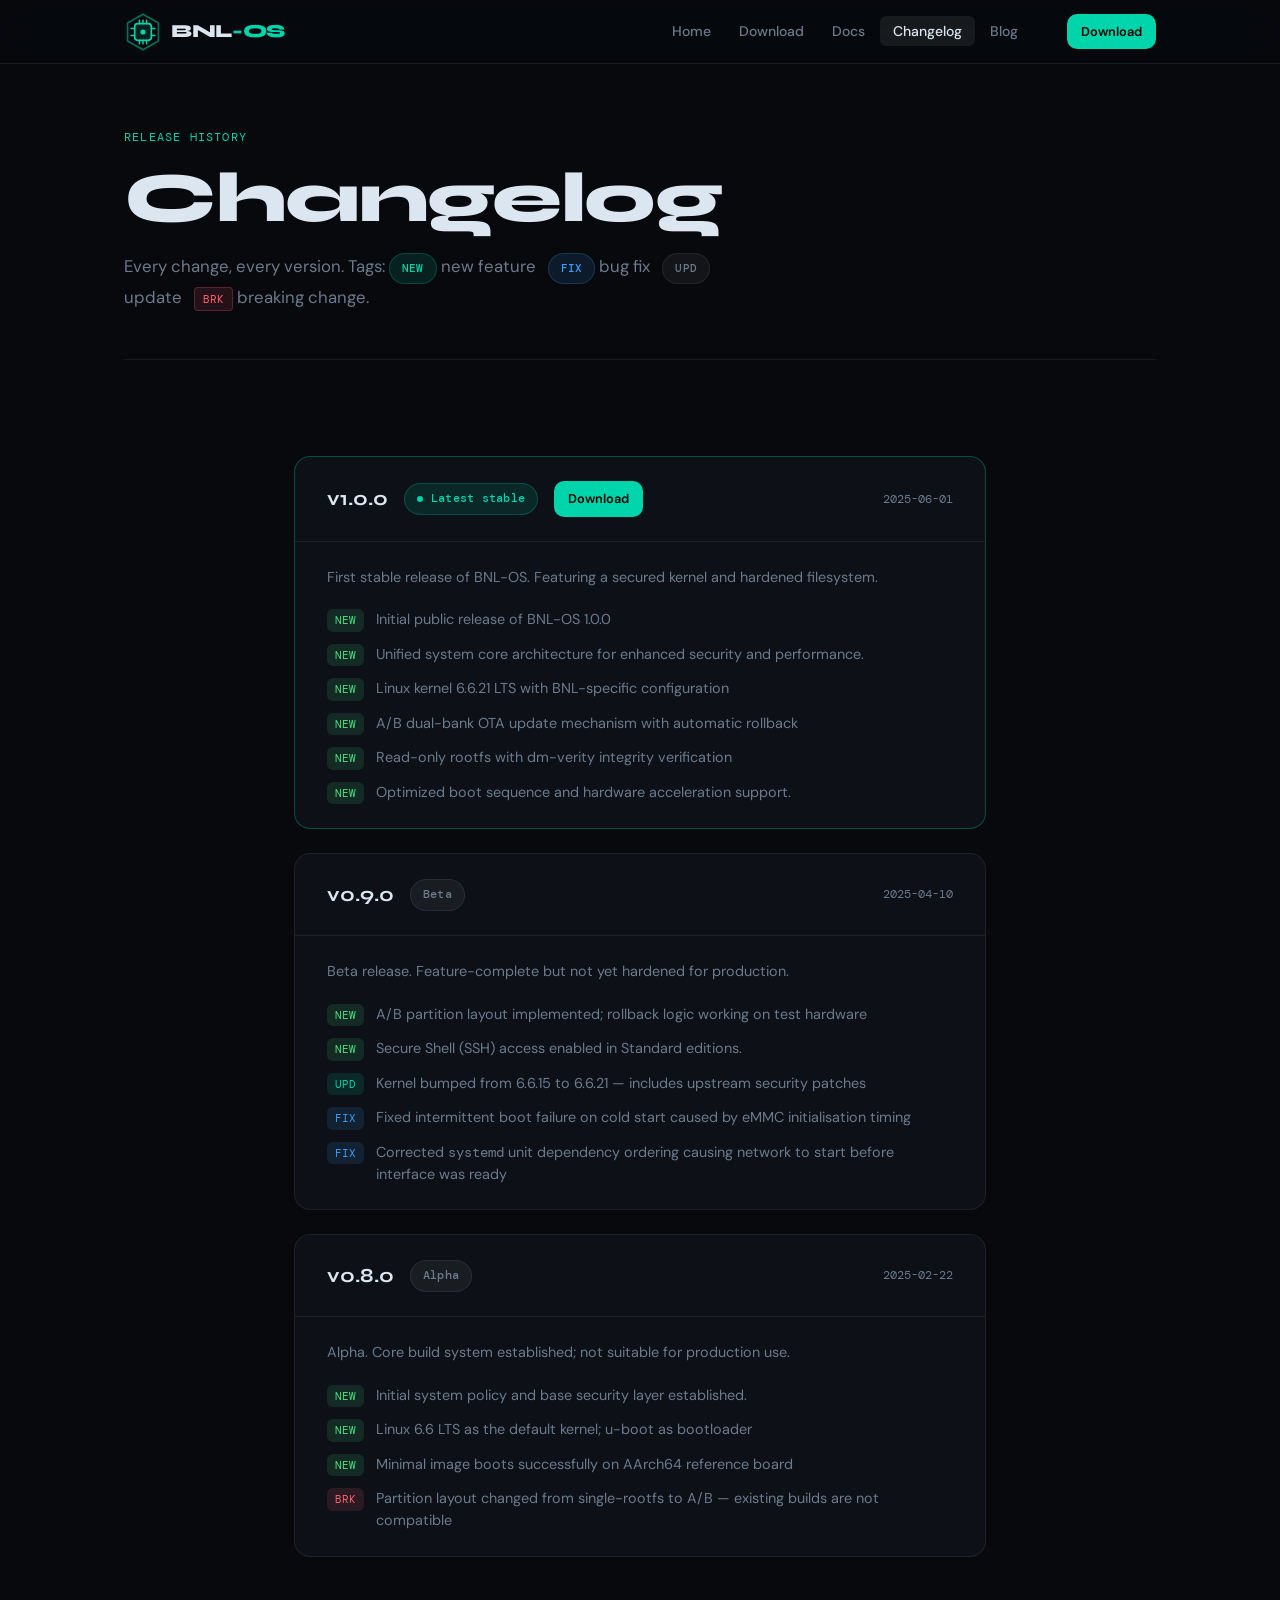
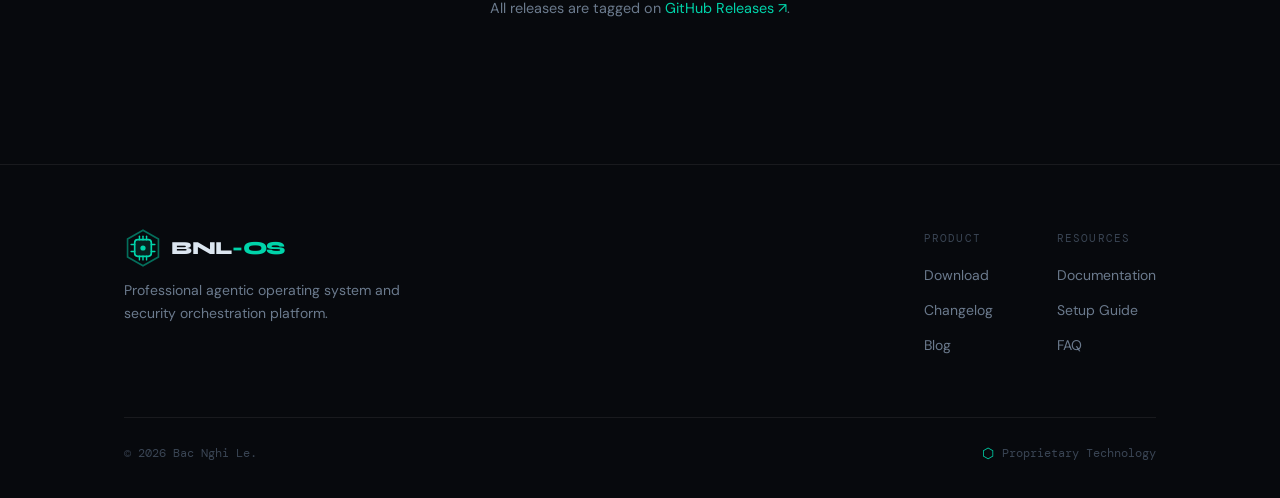
<file: changelog.html>
<!DOCTYPE html>
<html lang="en">
<head>
  <meta charset="UTF-8" />
  <meta name="viewport" content="width=device-width, initial-scale=1.0" />
  <meta http-equiv="X-Content-Type-Options" content="nosniff" />
  <meta http-equiv="X-Frame-Options" content="DENY" />
  <meta http-equiv="Referrer-Policy" content="no-referrer" />
  <title>Changelog — BNL-OS</title>
  <meta name="description" content="BNL-OS release history and changelog — every version, every change." />
  <link rel="icon" type="image/svg+xml" href="favicon.svg" />
  <link rel="shortcut icon" href="favicon.svg" />
  <link rel="preconnect" href="https://fonts.googleapis.com" crossorigin />
  <link href="https://fonts.googleapis.com/css2?family=Syne:wght@700;800&family=DM+Sans:ital,wght@0,300;0,400;0,500;1,400&family=DM+Mono:wght@400;500&display=swap" rel="stylesheet" />
  <link rel="stylesheet" href="style.css" />
</head>
<body>

<!-- NAV -->
<nav class="nav" role="navigation" aria-label="Main navigation">
  <div class="nav__inner">
    <a href="index.html" class="nav__logo" aria-label="BNL-OS home">
      <svg class="nav__logo-svg" viewBox="0 0 32 32" fill="none" xmlns="http://www.w3.org/2000/svg" aria-hidden="true">
        <polygon points="16,1 29,8.5 29,23.5 16,31 3,23.5 3,8.5" fill="none" stroke="#00d4aa" stroke-width="1.4" opacity="0.5"/>
        <rect x="9" y="9" width="14" height="14" rx="2.5" fill="#00d4aa" opacity="0.12"/>
        <rect x="9" y="9" width="14" height="14" rx="2.5" fill="none" stroke="#00d4aa" stroke-width="1.4"/>
        <line x1="13" y1="9"  x2="13" y2="6"  stroke="#00d4aa" stroke-width="1.2" stroke-linecap="round"/>
        <line x1="16" y1="9"  x2="16" y2="6"  stroke="#00d4aa" stroke-width="1.2" stroke-linecap="round"/>
        <line x1="19" y1="9"  x2="19" y2="6"  stroke="#00d4aa" stroke-width="1.2" stroke-linecap="round"/>
        <line x1="13" y1="23" x2="13" y2="26" stroke="#00d4aa" stroke-width="1.2" stroke-linecap="round"/>
        <line x1="16" y1="23" x2="16" y2="26" stroke="#00d4aa" stroke-width="1.2" stroke-linecap="round"/>
        <line x1="19" y1="23" x2="19" y2="26" stroke="#00d4aa" stroke-width="1.2" stroke-linecap="round"/>
        <line x1="9"  y1="13" x2="6"  y2="13" stroke="#00d4aa" stroke-width="1.2" stroke-linecap="round"/>
        <line x1="9"  y1="19" x2="6"  y2="19" stroke="#00d4aa" stroke-width="1.2" stroke-linecap="round"/>
        <line x1="23" y1="13" x2="26" y2="13" stroke="#00d4aa" stroke-width="1.2" stroke-linecap="round"/>
        <line x1="23" y1="19" x2="26" y2="19" stroke="#00d4aa" stroke-width="1.2" stroke-linecap="round"/>
        <circle cx="16" cy="16" r="2.2" fill="#00d4aa"/>
      </svg>
      <span class="nav__logo-text">BNL<span class="nav__logo-accent">-OS</span></span>
    </a>
    <ul class="nav__links" role="list">
      <li><a href="index.html"     class="nav__link">Home</a></li>
      <li><a href="download.html"  class="nav__link">Download</a></li>
      <li><a href="docs.html"      class="nav__link">Docs</a></li>
      <li><a href="changelog.html" class="nav__link">Changelog</a></li>
      <li><a href="blog.html"      class="nav__link">Blog</a></li>
    </ul>
    <a href="download.html" class="btn btn--primary btn--sm nav__cta">Download</a>
    <button class="nav__hamburger" id="nav-hamburger" aria-controls="nav-drawer" aria-expanded="false" aria-label="Open navigation menu">
      <span aria-hidden="true"></span>
      <span aria-hidden="true"></span>
      <span aria-hidden="true"></span>
    </button>
  </div>
</nav>
<div class="nav__drawer" id="nav-drawer" role="dialog" aria-label="Mobile navigation">
  <a href="index.html"     class="nav__link">Home</a>
  <a href="download.html"  class="nav__link">Download</a>
  <a href="docs.html"      class="nav__link">Docs</a>
  <a href="changelog.html" class="nav__link">Changelog</a>
  <a href="blog.html"      class="nav__link">Blog</a>
  <a href="download.html"  class="btn btn--primary mt-md">Download BNL-OS</a>
</div>

<!-- PAGE HERO -->
<div class="container">
  <header class="page-hero">
    <div class="section-label">Release history</div>
    <h1>Changelog</h1>
    <p class="lead">Every change, every version. Tags: <span class="badge badge--accent" style="font-size:0.7rem">NEW</span> new feature &nbsp; <span class="badge badge--blue" style="font-size:0.7rem">FIX</span> bug fix &nbsp; <span class="badge badge--neutral" style="font-size:0.7rem">UPD</span> update &nbsp; <span style="display:inline-flex;align-items:center;gap:6px;background:rgba(255,95,114,0.12);border:1px solid rgba(255,95,114,0.25);color:#ff5f72;font-family:var(--font-mono);font-size:0.7rem;padding:2px 8px;border-radius:4px;">BRK</span> breaking change.</p>
  </header>
</div>

<!-- CHANGELOG ENTRIES -->
<main class="section--sm">
  <div class="container--narrow">
    <div class="changelog-list">

      <!-- v1.0.0 -->
      <article class="cl-entry cl-entry--latest" data-animate>
        <div class="cl-entry__header">
          <span class="cl-entry__version">v1.0.0</span>
          <span class="badge badge--accent">
            <span class="badge-dot" aria-hidden="true"></span>
            Latest stable
          </span>
          <a href="download.html"
             class="btn btn--primary btn--sm"
             aria-label="Download v1.0.0">
            Download
          </a>
          <span class="cl-entry__date">2025-06-01</span>
        </div>
        <div class="cl-entry__body">
          <p style="margin-bottom:20px; font-size:0.9rem;">
            First stable release of BNL-OS. Featuring a secured kernel and hardened filesystem.
          </p>
          <div class="cl-changes">
            <div class="cl-change">
              <span class="cl-tag cl-tag--new">NEW</span>
              <span class="cl-change-text">Initial public release of BNL-OS 1.0.0</span>
            </div>
            <div class="cl-change">
              <span class="cl-tag cl-tag--new">NEW</span>
              <span class="cl-change-text">Unified system core architecture for enhanced security and performance.</span>
            </div>
            <div class="cl-change">
              <span class="cl-tag cl-tag--new">NEW</span>
              <span class="cl-change-text">Linux kernel 6.6.21 LTS with BNL-specific configuration</span>
            </div>
            <div class="cl-change">
              <span class="cl-tag cl-tag--new">NEW</span>
              <span class="cl-change-text">A/B dual-bank OTA update mechanism with automatic rollback</span>
            </div>
            <div class="cl-change">
              <span class="cl-tag cl-tag--new">NEW</span>
              <span class="cl-change-text">Read-only rootfs with dm-verity integrity verification</span>
            </div>
            <div class="cl-change">
              <span class="cl-tag cl-tag--new">NEW</span>
              <span class="cl-change-text">Optimized boot sequence and hardware acceleration support.</span>
            </div>
          </div>
        </div>
      </article>

      <!-- v0.9.0 -->
      <article class="cl-entry" data-animate>
        <div class="cl-entry__header">
          <span class="cl-entry__version">v0.9.0</span>
          <span class="badge badge--neutral">Beta</span>
          <span class="cl-entry__date">2025-04-10</span>
        </div>
        <div class="cl-entry__body">
          <p style="margin-bottom:20px; font-size:0.9rem;">
            Beta release. Feature-complete but not yet hardened for production.
          </p>
          <div class="cl-changes">
            <div class="cl-change">
              <span class="cl-tag cl-tag--new">NEW</span>
              <span class="cl-change-text">A/B partition layout implemented; rollback logic working on test hardware</span>
            </div>
            <div class="cl-change">
              <span class="cl-tag cl-tag--new">NEW</span>
              <span class="cl-change-text">Secure Shell (SSH) access enabled in Standard editions.</span>
            </div>
            <div class="cl-change">
              <span class="cl-tag cl-tag--upd">UPD</span>
              <span class="cl-change-text">Kernel bumped from 6.6.15 to 6.6.21 — includes upstream security patches</span>
            </div>
            <div class="cl-change">
              <span class="cl-tag cl-tag--fix">FIX</span>
              <span class="cl-change-text">Fixed intermittent boot failure on cold start caused by eMMC initialisation timing</span>
            </div>
            <div class="cl-change">
              <span class="cl-tag cl-tag--fix">FIX</span>
              <span class="cl-change-text">Corrected <code class="mono">systemd</code> unit dependency ordering causing network to start before interface was ready</span>
            </div>
          </div>
        </div>
      </article>

      <!-- v0.8.0 -->
      <article class="cl-entry" data-animate>
        <div class="cl-entry__header">
          <span class="cl-entry__version">v0.8.0</span>
          <span class="badge badge--neutral">Alpha</span>
          <span class="cl-entry__date">2025-02-22</span>
        </div>
        <div class="cl-entry__body">
          <p style="margin-bottom:20px; font-size:0.9rem;">
            Alpha. Core build system established; not suitable for production use.
          </p>
          <div class="cl-changes">
            <div class="cl-change">
              <span class="cl-tag cl-tag--new">NEW</span>
              <span class="cl-change-text">Initial system policy and base security layer established.</span>
            </div>
            <div class="cl-change">
              <span class="cl-tag cl-tag--new">NEW</span>
              <span class="cl-change-text">Linux 6.6 LTS as the default kernel; u-boot as bootloader</span>
            </div>
            <div class="cl-change">
              <span class="cl-tag cl-tag--new">NEW</span>
              <span class="cl-change-text">Minimal image boots successfully on AArch64 reference board</span>
            </div>
            <div class="cl-change">
              <span class="cl-tag cl-tag--brk">BRK</span>
              <span class="cl-change-text">Partition layout changed from single-rootfs to A/B — existing builds are not compatible</span>
            </div>
          </div>
        </div>
      </article>

    </div>

    <!-- All releases link -->
    <p style="margin-top:40px; text-align:center; font-size:0.9rem; color:var(--col-muted);">
      All releases are tagged on
      <a href="https://github.com/YOUR_USERNAME/bnl-os/releases"
         rel="noopener noreferrer"
         target="_blank"
         style="color:var(--col-accent);">GitHub Releases ↗</a>.
    </p>

  </div>
</main>

<!-- FOOTER -->
<footer class="footer">
  <div class="container">
    <div class="footer__top">
      <div class="footer__brand">
        <a href="index.html" class="nav__logo" aria-label="BNL-OS home">
          <svg class="nav__logo-svg" viewBox="0 0 32 32" fill="none" xmlns="http://www.w3.org/2000/svg" aria-hidden="true">
        <polygon points="16,1 29,8.5 29,23.5 16,31 3,23.5 3,8.5" fill="none" stroke="#00d4aa" stroke-width="1.4" opacity="0.5"/>
        <rect x="9" y="9" width="14" height="14" rx="2.5" fill="#00d4aa" opacity="0.12"/>
        <rect x="9" y="9" width="14" height="14" rx="2.5" fill="none" stroke="#00d4aa" stroke-width="1.4"/>
        <line x1="13" y1="9"  x2="13" y2="6"  stroke="#00d4aa" stroke-width="1.2" stroke-linecap="round"/>
        <line x1="16" y1="9"  x2="16" y2="6"  stroke="#00d4aa" stroke-width="1.2" stroke-linecap="round"/>
        <line x1="19" y1="9"  x2="19" y2="6"  stroke="#00d4aa" stroke-width="1.2" stroke-linecap="round"/>
        <line x1="13" y1="23" x2="13" y2="26" stroke="#00d4aa" stroke-width="1.2" stroke-linecap="round"/>
        <line x1="16" y1="23" x2="16" y2="26" stroke="#00d4aa" stroke-width="1.2" stroke-linecap="round"/>
        <line x1="19" y1="23" x2="19" y2="26" stroke="#00d4aa" stroke-width="1.2" stroke-linecap="round"/>
        <line x1="9"  y1="13" x2="6"  y2="13" stroke="#00d4aa" stroke-width="1.2" stroke-linecap="round"/>
        <line x1="9"  y1="19" x2="6"  y2="19" stroke="#00d4aa" stroke-width="1.2" stroke-linecap="round"/>
        <line x1="23" y1="13" x2="26" y2="13" stroke="#00d4aa" stroke-width="1.2" stroke-linecap="round"/>
        <line x1="23" y1="19" x2="26" y2="19" stroke="#00d4aa" stroke-width="1.2" stroke-linecap="round"/>
        <circle cx="16" cy="16" r="2.2" fill="#00d4aa"/>
      </svg>
          <span class="nav__logo-text">BNL<span class="nav__logo-accent">-OS</span></span>
        </a>
        <p>Professional agentic operating system and security orchestration platform.</p>
      </div>
      <div class="footer__col">
        <div class="footer__col-title">Product</div>
        <a href="download.html">Download</a>
        <a href="changelog.html">Changelog</a>
        <a href="blog.html">Blog</a>
      </div>
      <div class="footer__col">
        <div class="footer__col-title">Resources</div>
        <a href="docs.html">Documentation</a>
        <a href="setup.html">Setup Guide</a>
        <a href="docs.html#faq">FAQ</a>
      </div>
    </div>
    <div class="footer__bottom">
      <span class="footer__copy">© 2026 Bac Nghi Le.</span>
      <span class="footer__yocto">Proprietary Technology</span>
    </div>
  </div>
</footer>

<script src="app.js"></script>
</body>
</html>
</file>
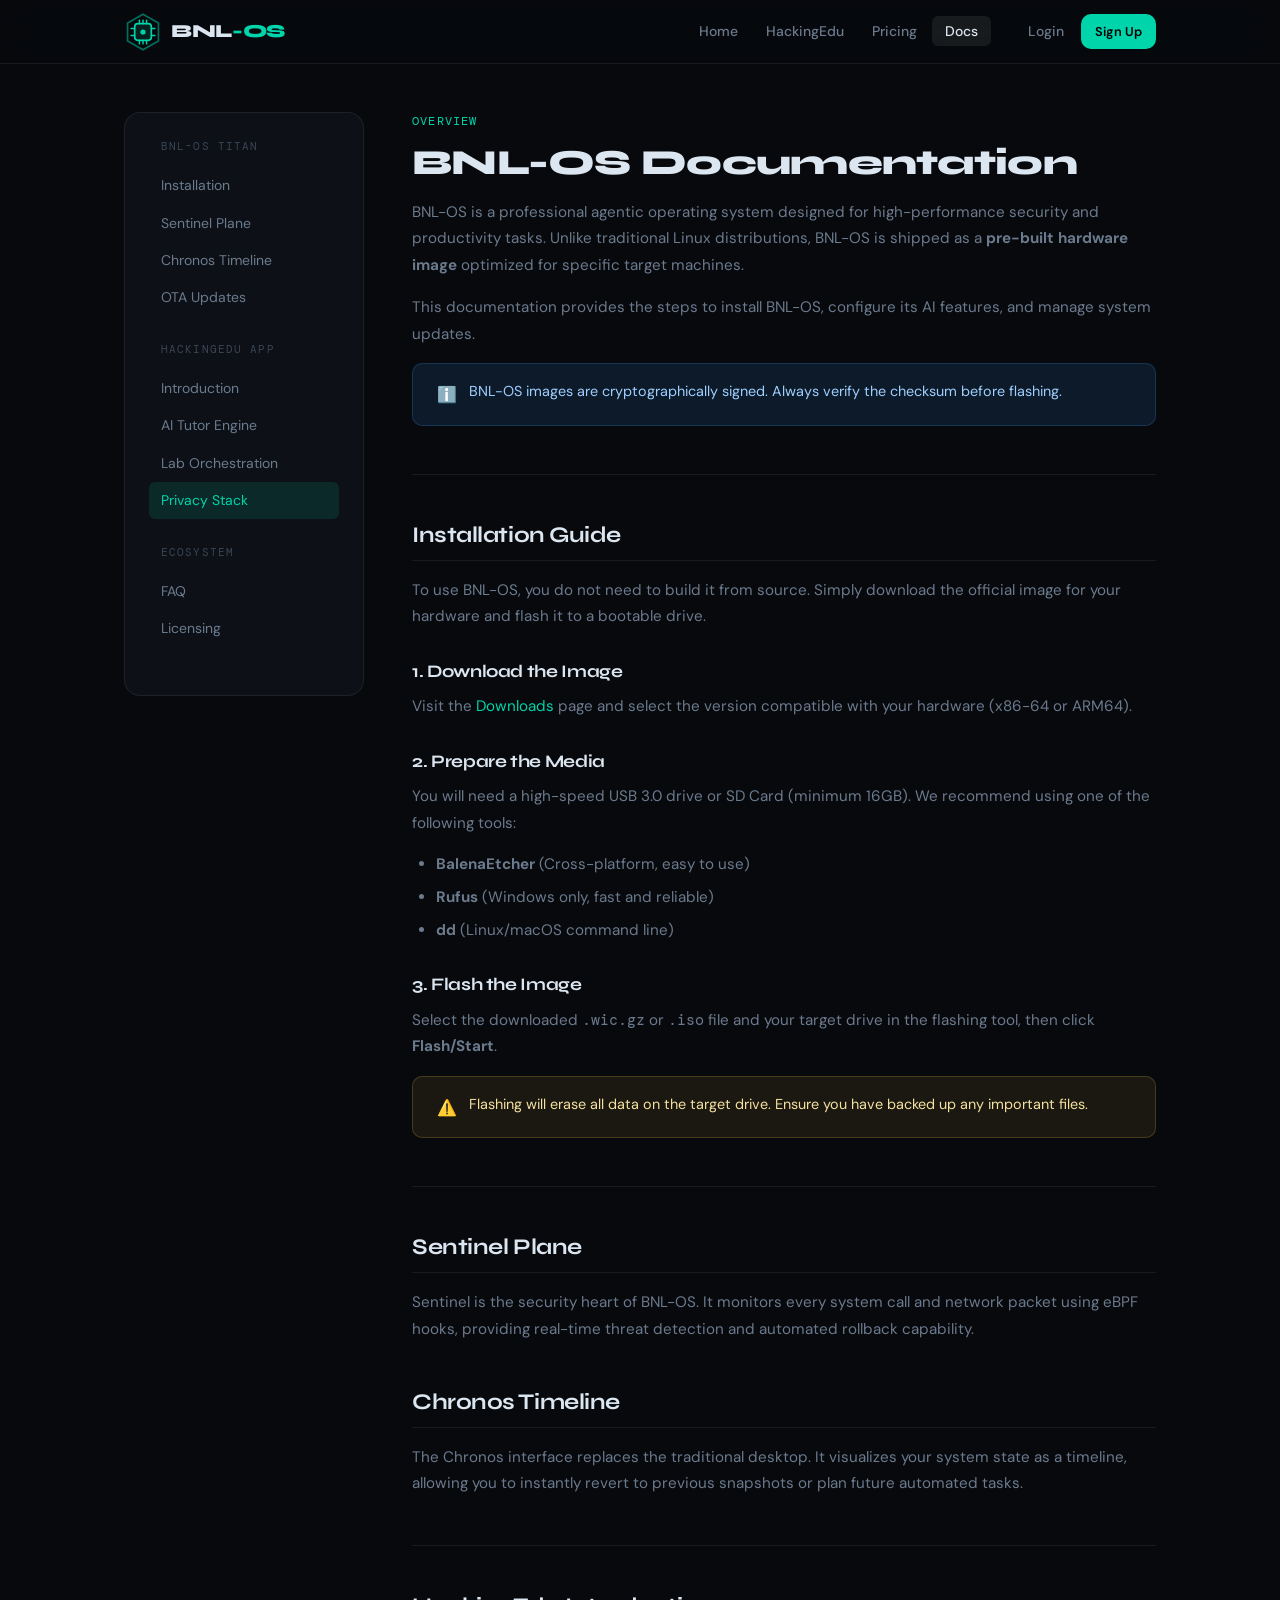
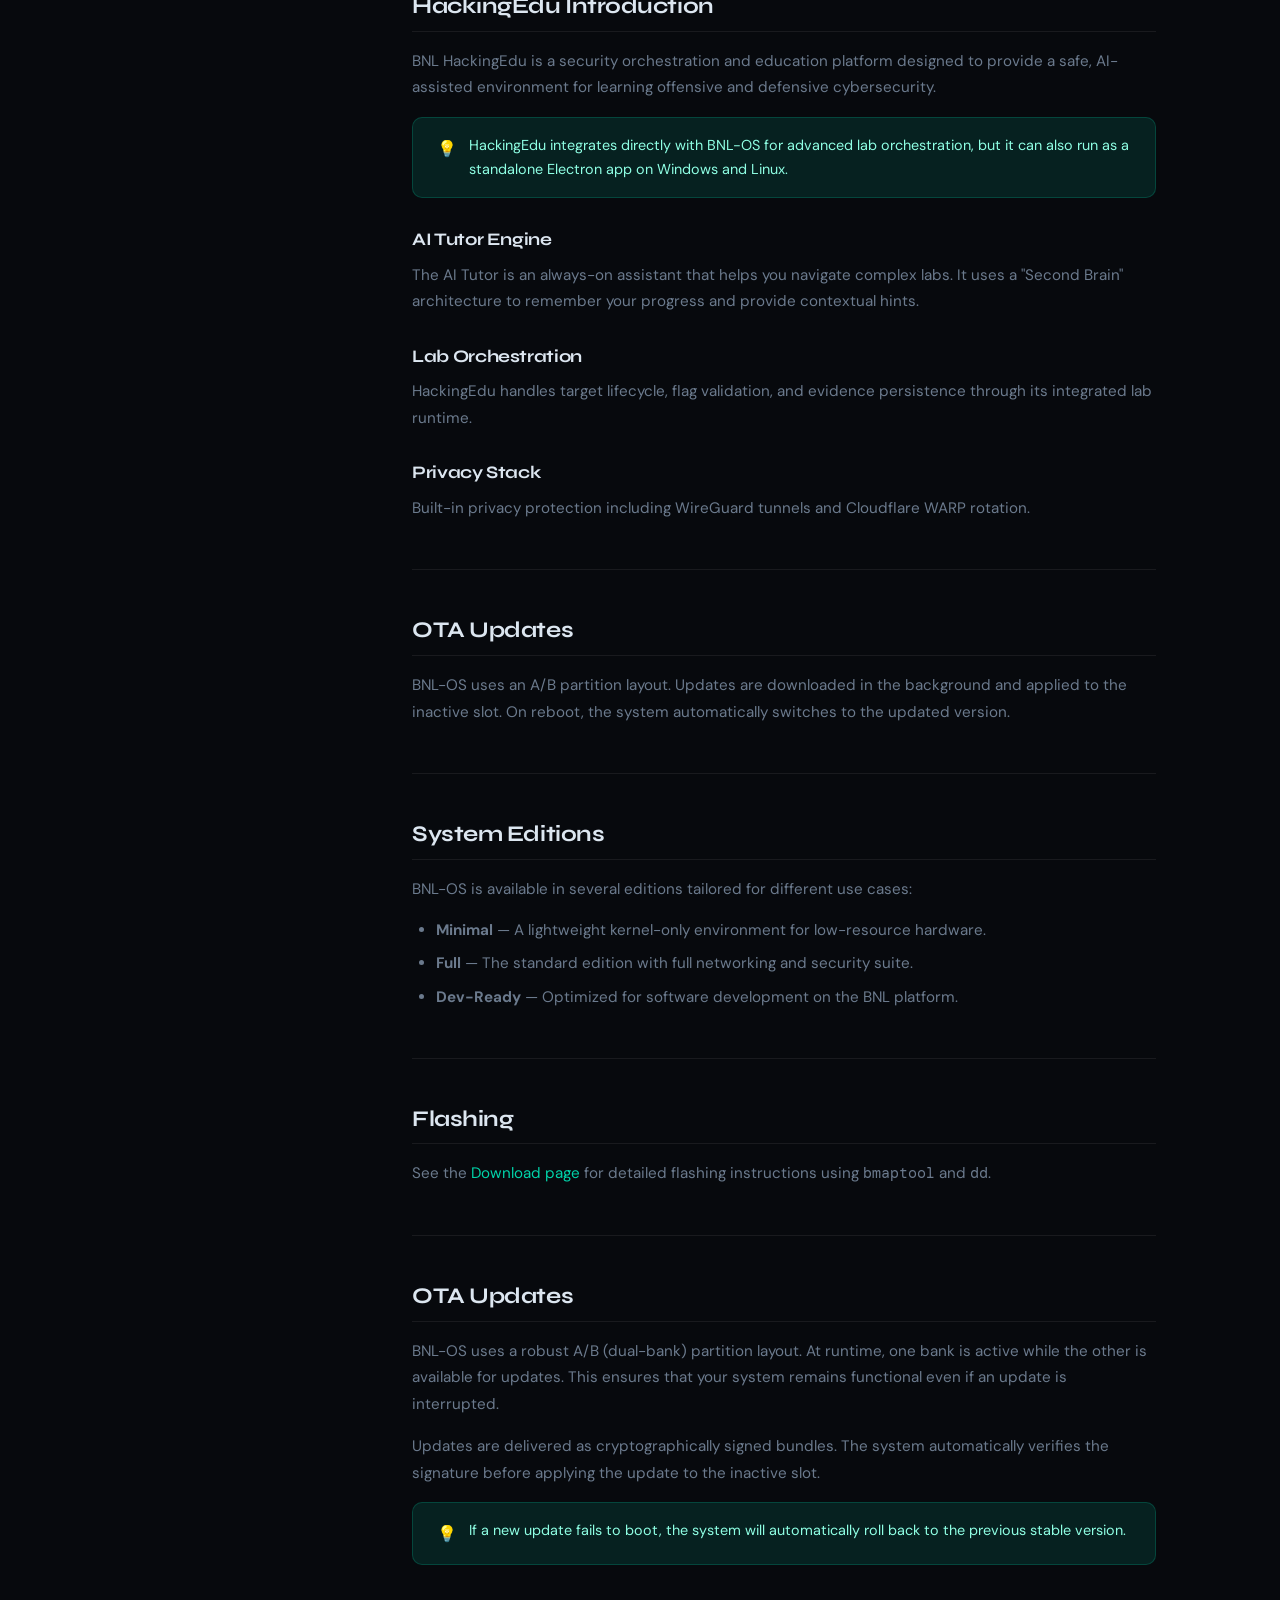
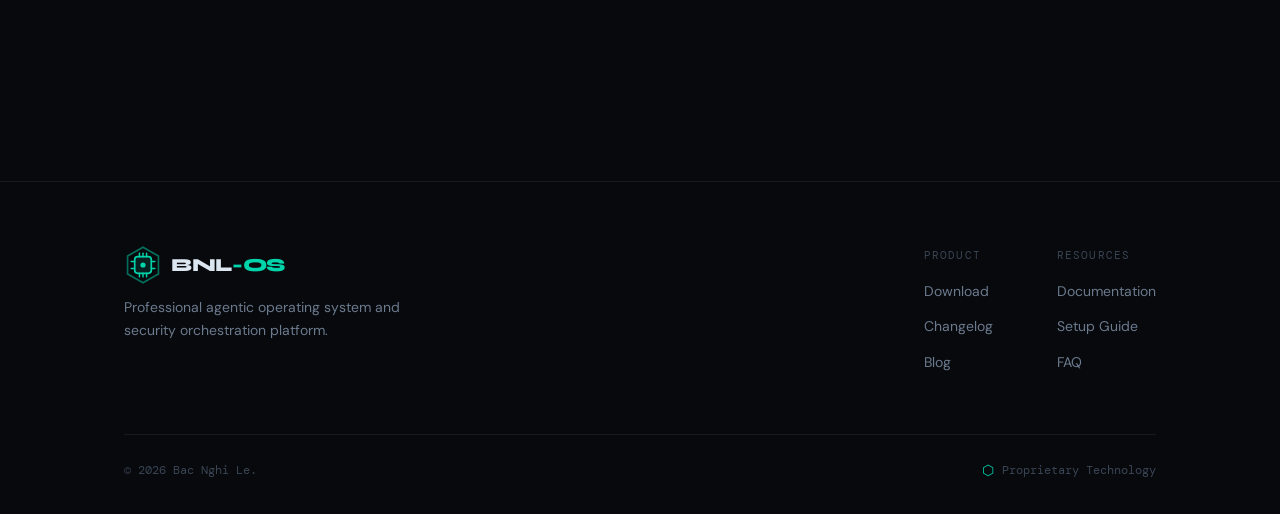
<file: docs.html>
<!DOCTYPE html>
<html lang="en">
<head>
  <meta charset="UTF-8" />
  <meta name="viewport" content="width=device-width, initial-scale=1.0" />
  <meta http-equiv="X-Content-Type-Options" content="nosniff" />
  <meta http-equiv="X-Frame-Options" content="DENY" />
  <meta http-equiv="Referrer-Policy" content="no-referrer" />
  <title>Documentation — BNL-OS</title>
  <meta name="description" content="BNL-OS documentation — quickstart, BSP guide, configuration, and Yocto layer reference." />
  <link rel="icon" type="image/svg+xml" href="favicon.svg" />
  <link rel="shortcut icon" href="favicon.svg" />
  <link rel="preconnect" href="https://fonts.googleapis.com" crossorigin />
  <link href="https://fonts.googleapis.com/css2?family=Syne:wght@700;800&family=DM+Sans:ital,wght@0,300;0,400;0,500;1,400&family=DM+Mono:wght@400;500&display=swap" rel="stylesheet" />
  <link rel="stylesheet" href="style.css" />
</head>
<body>

<!-- NAV -->
<nav class="nav" role="navigation" aria-label="Main navigation">
  <div class="nav__inner">
    <a href="index.html" class="nav__logo" aria-label="BNL-OS home">
      <svg class="nav__logo-svg" viewBox="0 0 32 32" fill="none" xmlns="http://www.w3.org/2000/svg" aria-hidden="true">
        <polygon points="16,1 29,8.5 29,23.5 16,31 3,23.5 3,8.5" fill="none" stroke="#00d4aa" stroke-width="1.4" opacity="0.5"/>
        <rect x="9" y="9" width="14" height="14" rx="2.5" fill="#00d4aa" opacity="0.12"/>
        <rect x="9" y="9" width="14" height="14" rx="2.5" fill="none" stroke="#00d4aa" stroke-width="1.4"/>
        <line x1="13" y1="9"  x2="13" y2="6"  stroke="#00d4aa" stroke-width="1.2" stroke-linecap="round"/>
        <line x1="16" y1="9"  x2="16" y2="6"  stroke="#00d4aa" stroke-width="1.2" stroke-linecap="round"/>
        <line x1="19" y1="9"  x2="19" y2="6"  stroke="#00d4aa" stroke-width="1.2" stroke-linecap="round"/>
        <line x1="13" y1="23" x2="13" y2="26" stroke="#00d4aa" stroke-width="1.2" stroke-linecap="round"/>
        <line x1="16" y1="23" x2="16" y2="26" stroke="#00d4aa" stroke-width="1.2" stroke-linecap="round"/>
        <line x1="19" y1="23" x2="19" y2="26" stroke="#00d4aa" stroke-width="1.2" stroke-linecap="round"/>
        <line x1="9"  y1="13" x2="6"  y2="13" stroke="#00d4aa" stroke-width="1.2" stroke-linecap="round"/>
        <line x1="9"  y1="19" x2="6"  y2="19" stroke="#00d4aa" stroke-width="1.2" stroke-linecap="round"/>
        <line x1="23" y1="13" x2="26" y2="13" stroke="#00d4aa" stroke-width="1.2" stroke-linecap="round"/>
        <line x1="23" y1="19" x2="26" y2="19" stroke="#00d4aa" stroke-width="1.2" stroke-linecap="round"/>
        <circle cx="16" cy="16" r="2.2" fill="#00d4aa"/>
      </svg>
      <span class="nav__logo-text">BNL<span class="nav__logo-accent">-OS</span></span>
    </a>
    <ul class="nav__links" role="list">
      <li><a href="index.html"     class="nav__link">Home</a></li>
      <li><a href="hacking-edu.html" class="nav__link">HackingEdu</a></li>
      <li><a href="pricing.html"     class="nav__link">Pricing</a></li>
      <li><a href="docs.html"      class="nav__link nav__link--active">Docs</a></li>
    </ul>
    <div class="nav__auth">
      <a href="auth.html#login" class="nav__link">Login</a>
      <a href="auth.html#signup" class="btn btn--primary btn--sm">Sign Up</a>
    </div>
    <button class="nav__hamburger" id="nav-hamburger" aria-controls="nav-drawer" aria-expanded="false" aria-label="Open navigation menu">
      <span aria-hidden="true"></span>
      <span aria-hidden="true"></span>
      <span aria-hidden="true"></span>
    </button>
  </div>
</nav>
<div class="nav__drawer" id="nav-drawer" role="dialog" aria-label="Mobile navigation">
  <a href="index.html"     class="nav__link">Home</a>
  <a href="download.html"  class="nav__link">Download</a>
  <a href="docs.html"      class="nav__link">Docs</a>
  <a href="changelog.html" class="nav__link">Changelog</a>
  <a href="blog.html"      class="nav__link">Blog</a>
  <a href="download.html"  class="btn btn--primary mt-md">Download BNL-OS</a>
</div>

<!-- DOCS LAYOUT -->
<main>
  <div class="container">
    <div class="docs-layout">

      <!-- Sidebar -->
      <aside class="docs-sidebar" aria-label="Documentation navigation">
        <nav>
          <div class="docs-sidebar__group">
            <div class="docs-sidebar__title">BNL-OS Titan</div>
            <a href="#installation" class="docs-sidebar__link docs-sidebar__link--active">Installation</a>
            <a href="#sentinel"     class="docs-sidebar__link">Sentinel Plane</a>
            <a href="#chronos"      class="docs-sidebar__link">Chronos Timeline</a>
            <a href="#ota"          class="docs-sidebar__link">OTA Updates</a>
          </div>
          <div class="docs-sidebar__group">
            <div class="docs-sidebar__title">HackingEdu App</div>
            <a href="#he-intro"     class="docs-sidebar__link">Introduction</a>
            <a href="#he-ai-tutor"  class="docs-sidebar__link">AI Tutor Engine</a>
            <a href="#he-labs"      class="docs-sidebar__link">Lab Orchestration</a>
            <a href="#he-privacy"   class="docs-sidebar__link">Privacy Stack</a>
          </div>
          <div class="docs-sidebar__group">
            <div class="docs-sidebar__title">Ecosystem</div>
            <a href="#faq"          class="docs-sidebar__link">FAQ</a>
            <a href="#license"      class="docs-sidebar__link">Licensing</a>
          </div>
        </nav>
      </aside>

      <!-- Content -->
      <article class="docs-content">

        <!-- Introduction -->
        <section id="introduction">
          <div class="section-label">Overview</div>
          <h1>BNL-OS Documentation</h1>
          <p>
            BNL-OS is a professional agentic operating system designed for high-performance security and productivity tasks. 
            Unlike traditional Linux distributions, BNL-OS is shipped as a <strong>pre-built hardware image</strong> optimized for specific target machines.
          </p>
          <p>
            This documentation provides the steps to install BNL-OS, configure its AI features, and manage system updates.
          </p>

          <div class="callout callout--info">
            <span class="callout__icon" aria-hidden="true">ℹ️</span>
            <span>BNL-OS images are cryptographically signed. Always verify the checksum before flashing.</span>
          </div>
        </section>

        <hr class="divider" />

        <!-- Installation -->
        <section id="installation">
          <h2>Installation Guide</h2>
          <p>To use BNL-OS, you do not need to build it from source. Simply download the official image for your hardware and flash it to a bootable drive.</p>

          <h3>1. Download the Image</h3>
          <p>Visit the <a href="download.html" style="color:var(--col-accent);">Downloads</a> page and select the version compatible with your hardware (x86-64 or ARM64).</p>

          <h3>2. Prepare the Media</h3>
          <p>You will need a high-speed USB 3.0 drive or SD Card (minimum 16GB). We recommend using one of the following tools:</p>
          <ul>
            <li><strong>BalenaEtcher</strong> (Cross-platform, easy to use)</li>
            <li><strong>Rufus</strong> (Windows only, fast and reliable)</li>
            <li><strong>dd</strong> (Linux/macOS command line)</li>
          </ul>

          <h3>3. Flash the Image</h3>
          <p>Select the downloaded <code class="mono">.wic.gz</code> or <code class="mono">.iso</code> file and your target drive in the flashing tool, then click <strong>Flash/Start</strong>.</p>

          <div class="callout callout--warn">
            <div class="callout__icon">⚠️</div>
            <div>Flashing will erase all data on the target drive. Ensure you have backed up any important files.</div>
          </div>
        </section>

        <hr class="divider" />

        <!-- BNL-OS Deep Dive (Intro from turn 1) -->
        <section id="sentinel">
          <h2>Sentinel Plane</h2>
          <p>Sentinel is the security heart of BNL-OS. It monitors every system call and network packet using eBPF hooks, providing real-time threat detection and automated rollback capability.</p>
        </section>

        <section id="chronos">
          <h2>Chronos Timeline</h2>
          <p>The Chronos interface replaces the traditional desktop. It visualizes your system state as a timeline, allowing you to instantly revert to previous snapshots or plan future automated tasks.</p>
        </section>

        <hr class="divider" />

        <!-- HackingEdu Intro -->
        <section id="he-intro">
          <h2>HackingEdu Introduction</h2>
          <p>BNL HackingEdu is a security orchestration and education platform designed to provide a safe, AI-assisted environment for learning offensive and defensive cybersecurity.</p>
          <div class="callout callout--tip">
            <div class="callout__icon">💡</div>
            <div>HackingEdu integrates directly with BNL-OS for advanced lab orchestration, but it can also run as a standalone Electron app on Windows and Linux.</div>
          </div>
        </section>

        <section id="he-ai-tutor">
          <h3>AI Tutor Engine</h3>
          <p>The AI Tutor is an always-on assistant that helps you navigate complex labs. It uses a "Second Brain" architecture to remember your progress and provide contextual hints.</p>
        </section>

        <section id="he-labs">
          <h3>Lab Orchestration</h3>
          <p>HackingEdu handles target lifecycle, flag validation, and evidence persistence through its integrated lab runtime.</p>
        </section>

        <section id="he-privacy">
          <h3>Privacy Stack</h3>
          <p>Built-in privacy protection including WireGuard tunnels and Cloudflare WARP rotation.</p>
        </section>

        <hr class="divider" />

        <!-- OTA -->
        <section id="ota">
          <h2>OTA Updates</h2>
          <p>
            BNL-OS uses an A/B partition layout. Updates are downloaded in the background and applied to the inactive slot. On reboot, the system automatically switches to the updated version.
          </p>
        </section>

        <hr class="divider" />

        <!-- System Editions -->
        <section id="editions">
          <h2>System Editions</h2>
          <p>BNL-OS is available in several editions tailored for different use cases:</p>
          <ul>
            <li><strong>Minimal</strong> — A lightweight kernel-only environment for low-resource hardware.</li>
            <li><strong>Full</strong> — The standard edition with full networking and security suite.</li>
            <li><strong>Dev-Ready</strong> — Optimized for software development on the BNL platform.</li>
          </ul>
        </section>

        <hr class="divider" />

        <!-- Flashing -->
        <section id="flashing">
          <h2>Flashing</h2>
          <p>See the <a href="download.html#flash-heading" style="color:var(--col-accent);">Download page</a> for detailed flashing instructions using <code class="mono">bmaptool</code> and <code class="mono">dd</code>.</p>
        </section>

        <hr class="divider" />

        <!-- OTA Updates Detail -->
        <section id="ota-detail">
          <h2>OTA Updates</h2>
          <p>
            BNL-OS uses a robust A/B (dual-bank) partition layout. At runtime, one bank is active while the other is available for updates. 
            This ensures that your system remains functional even if an update is interrupted.
          </p>
          <p>
            Updates are delivered as cryptographically signed bundles. The system automatically verifies the signature before applying the update to the inactive slot.
          </p>

          <div class="callout callout--tip">
            <span class="callout__icon" aria-hidden="true">💡</span>
            <span>If a new update fails to boot, the system will automatically roll back to the previous stable version.</span>
          </div>
        </section>

      </article>
    </div>
  </div>
</main>

<!-- FOOTER -->
<footer class="footer">
  <div class="container">
    <div class="footer__top">
      <div class="footer__brand">
        <a href="index.html" class="nav__logo" aria-label="BNL-OS home">
          <svg class="nav__logo-svg" viewBox="0 0 32 32" fill="none" xmlns="http://www.w3.org/2000/svg" aria-hidden="true">
        <polygon points="16,1 29,8.5 29,23.5 16,31 3,23.5 3,8.5" fill="none" stroke="#00d4aa" stroke-width="1.4" opacity="0.5"/>
        <rect x="9" y="9" width="14" height="14" rx="2.5" fill="#00d4aa" opacity="0.12"/>
        <rect x="9" y="9" width="14" height="14" rx="2.5" fill="none" stroke="#00d4aa" stroke-width="1.4"/>
        <line x1="13" y1="9"  x2="13" y2="6"  stroke="#00d4aa" stroke-width="1.2" stroke-linecap="round"/>
        <line x1="16" y1="9"  x2="16" y2="6"  stroke="#00d4aa" stroke-width="1.2" stroke-linecap="round"/>
        <line x1="19" y1="9"  x2="19" y2="6"  stroke="#00d4aa" stroke-width="1.2" stroke-linecap="round"/>
        <line x1="13" y1="23" x2="13" y2="26" stroke="#00d4aa" stroke-width="1.2" stroke-linecap="round"/>
        <line x1="16" y1="23" x2="16" y2="26" stroke="#00d4aa" stroke-width="1.2" stroke-linecap="round"/>
        <line x1="19" y1="23" x2="19" y2="26" stroke="#00d4aa" stroke-width="1.2" stroke-linecap="round"/>
        <line x1="9"  y1="13" x2="6"  y2="13" stroke="#00d4aa" stroke-width="1.2" stroke-linecap="round"/>
        <line x1="9"  y1="19" x2="6"  y2="19" stroke="#00d4aa" stroke-width="1.2" stroke-linecap="round"/>
        <line x1="23" y1="13" x2="26" y2="13" stroke="#00d4aa" stroke-width="1.2" stroke-linecap="round"/>
        <line x1="23" y1="19" x2="26" y2="19" stroke="#00d4aa" stroke-width="1.2" stroke-linecap="round"/>
        <circle cx="16" cy="16" r="2.2" fill="#00d4aa"/>
      </svg>
          <span class="nav__logo-text">BNL<span class="nav__logo-accent">-OS</span></span>
        </a>
        <p>Professional agentic operating system and security orchestration platform.</p>
      </div>
      <div class="footer__col">
        <div class="footer__col-title">Product</div>
        <a href="download.html">Download</a>
        <a href="changelog.html">Changelog</a>
        <a href="blog.html">Blog</a>
      </div>
      <div class="footer__col">
        <div class="footer__col-title">Resources</div>
        <a href="docs.html">Documentation</a>
        <a href="setup.html">Setup Guide</a>
        <a href="docs.html#faq">FAQ</a>
      </div>
    </div>
    <div class="footer__bottom">
      <span class="footer__copy">© 2026 Bac Nghi Le.</span>
      <span class="footer__yocto">Proprietary Technology</span>
    </div>
  </div>
</footer>

<script src="app.js"></script>
</body>
</html>
</file>
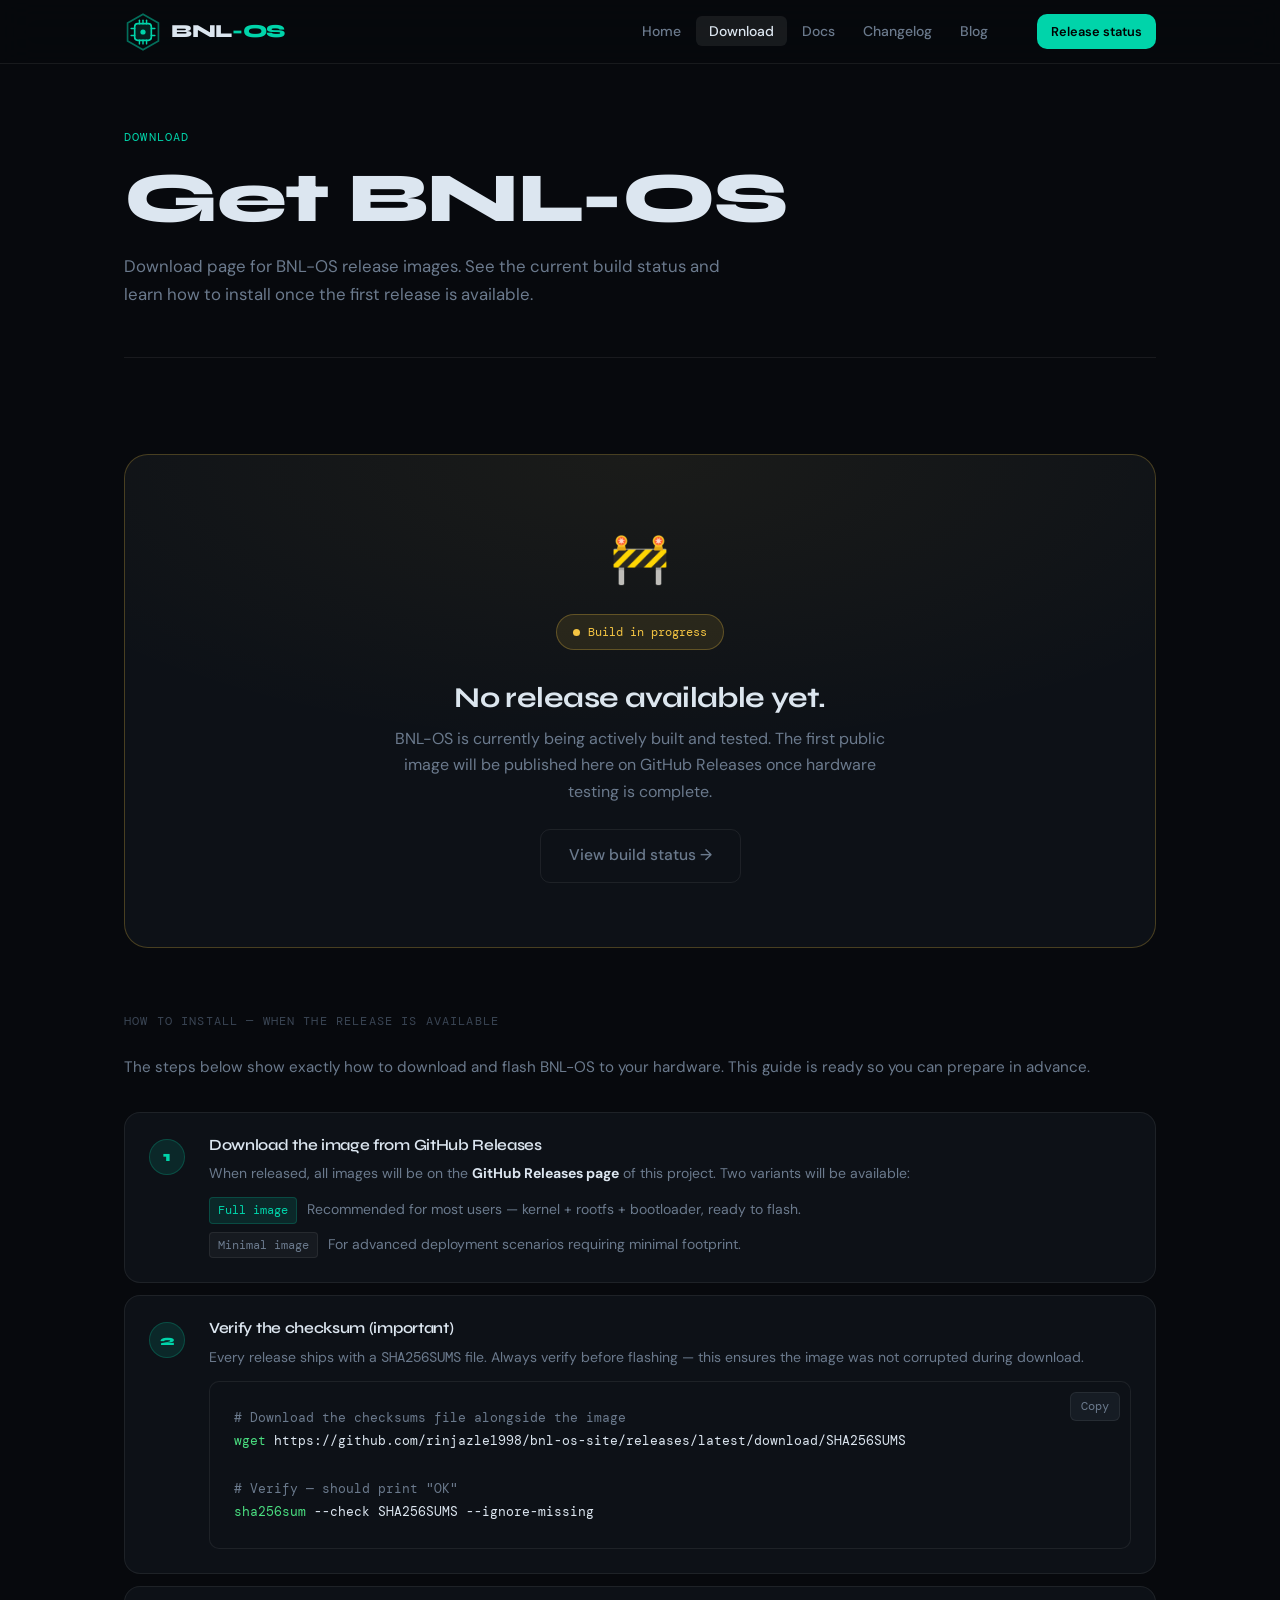
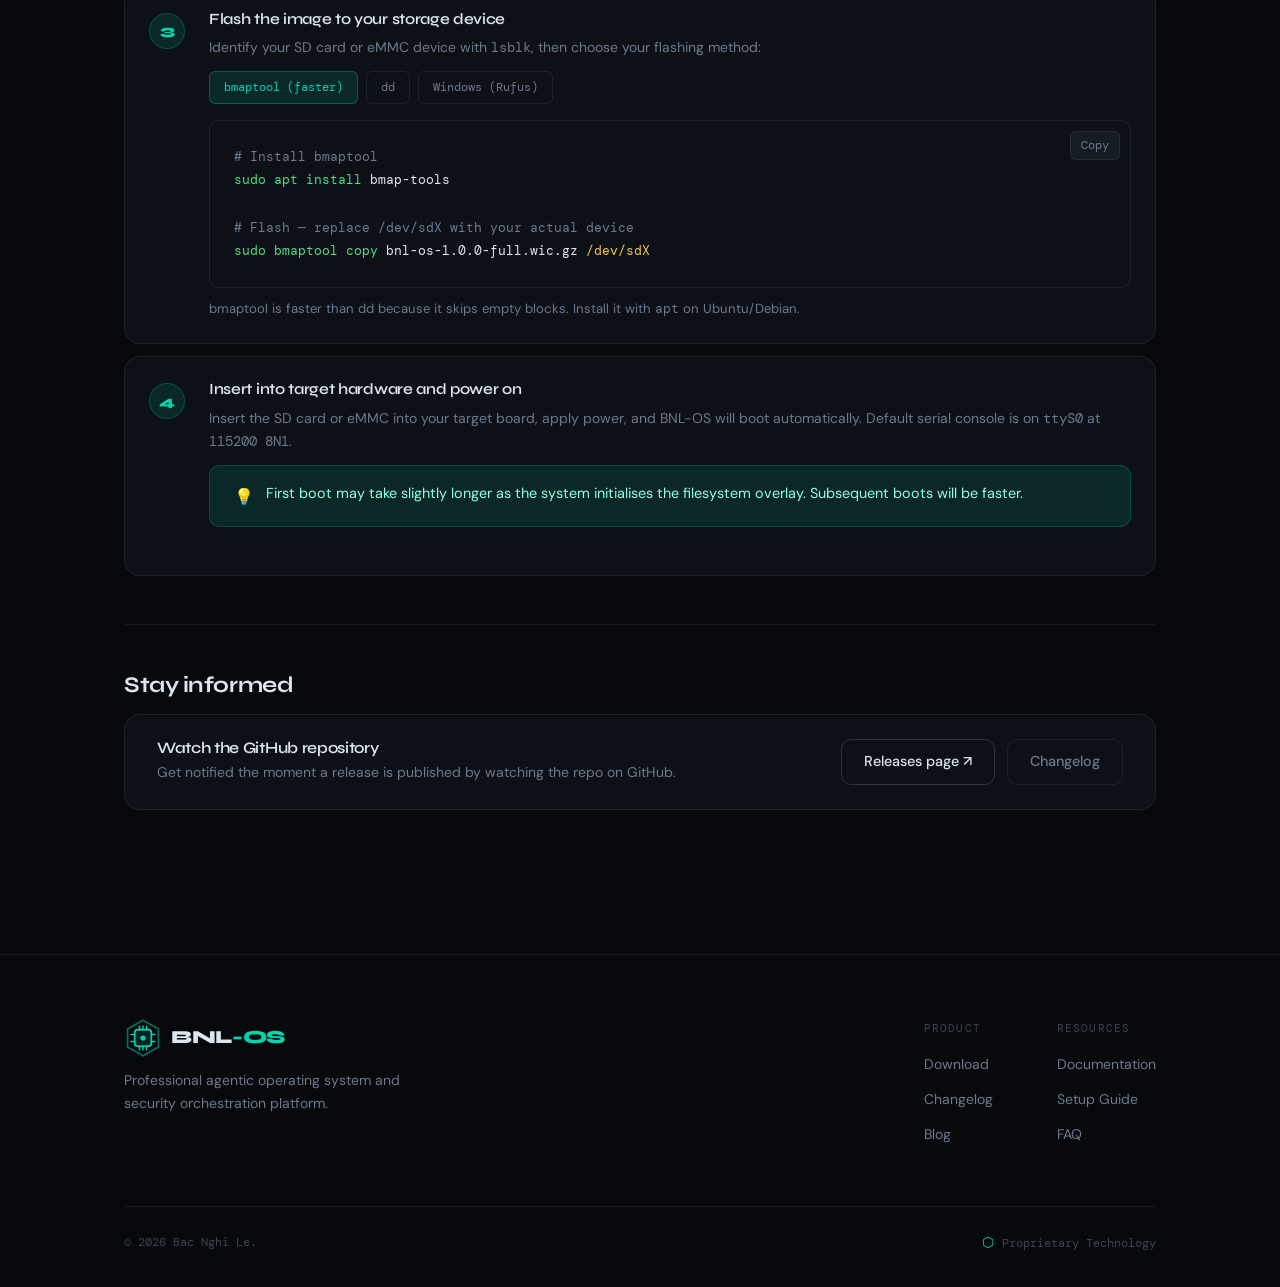
<file: download.html>
<!DOCTYPE html>
<html lang="en">
<head>
  <meta charset="UTF-8" />
  <meta name="viewport" content="width=device-width, initial-scale=1.0" />
  <meta http-equiv="X-Content-Type-Options" content="nosniff" />
  <meta http-equiv="X-Frame-Options" content="DENY" />
  <meta http-equiv="Referrer-Policy" content="no-referrer" />
  <title>Download — BNL-OS</title>
  <meta name="description" content="BNL-OS release page — currently in development. No release available yet." />
  <link rel="icon" type="image/svg+xml" href="favicon.svg" />
  <link rel="shortcut icon" href="favicon.svg" />
  <link rel="preconnect" href="https://fonts.googleapis.com" crossorigin />
  <link href="https://fonts.googleapis.com/css2?family=Syne:wght@700;800&family=DM+Sans:ital,wght@0,300;0,400;0,500;1,400&family=DM+Mono:wght@400;500&display=swap" rel="stylesheet" />
  <link rel="stylesheet" href="style.css" />
  <style>
    /* ── No-release banner ── */
    .no-release {
      text-align: center;
      background: var(--col-surface);
      border: 1px solid rgba(245,197,66,0.25);
      border-radius: var(--r-xl);
      padding: var(--s8) var(--s6);
      margin-bottom: var(--s8);
      position: relative;
      overflow: hidden;
    }
    .no-release::before {
      content: '';
      position: absolute; inset: 0;
      background: radial-gradient(ellipse 70% 60% at 50% 0%, rgba(245,197,66,0.06), transparent);
      pointer-events: none;
    }
    .no-release__emoji { font-size: 3rem; margin-bottom: var(--s4); }
    .no-release h2 { margin-bottom: var(--s3); font-size: 1.8rem; }
    .no-release p  { max-width: 46ch; margin-inline: auto; margin-bottom: var(--s5); font-size: 1rem; }
    .no-release__badge {
      display: inline-flex; align-items: center; gap: 8px;
      background: rgba(245,197,66,0.1);
      border: 1px solid rgba(245,197,66,0.28);
      color: var(--col-yellow);
      font-family: var(--font-mono); font-size: 0.78rem;
      padding: 7px 16px; border-radius: 100px;
      margin-bottom: var(--s6);
    }
    .no-release__badge-dot {
      width: 7px; height: 7px; border-radius: 50%;
      background: currentColor;
      animation: pulse-dot 1.8s ease infinite;
    }

    /* ── Step-by-step install guide ── */
    .guide-title {
      font-family: var(--font-mono);
      font-size: 0.72rem;
      letter-spacing: 0.1em;
      text-transform: uppercase;
      color: var(--col-dim);
      margin-bottom: var(--s5);
    }
    .steps { display: flex; flex-direction: column; gap: var(--s3); }
    .step {
      display: grid;
      grid-template-columns: 44px 1fr;
      gap: var(--s4);
      background: var(--col-surface);
      border: 1px solid var(--col-border);
      border-radius: var(--r-lg);
      padding: var(--s5);
      align-items: start;
      transition: border-color var(--t-normal);
    }
    .step:hover { border-color: rgba(0,212,170,0.2); }
    .step__num {
      width: 36px; height: 36px; border-radius: 50%;
      background: var(--col-accent-dim);
      border: 1px solid rgba(0,212,170,0.22);
      display: flex; align-items: center; justify-content: center;
      font-family: var(--font-display); font-weight: 800;
      font-size: 0.9rem; color: var(--col-accent);
      flex-shrink: 0; margin-top: 2px;
    }
    .step h4 { font-size: 0.975rem; margin-bottom: var(--s2); color: var(--col-text); }
    .step p  { font-size: 0.875rem; margin-bottom: var(--s3); }
    .step p:last-child { margin-bottom: 0; }
    .step .code-block { margin-top: var(--s3); margin-bottom: 0; }

    /* ── OS selector tabs ── */
    .os-tabs {
      display: flex; gap: var(--s2); margin-bottom: var(--s4); flex-wrap: wrap;
    }
    .os-tab {
      padding: 5px 14px; border-radius: var(--r-sm);
      font-family: var(--font-mono); font-size: 0.78rem;
      border: 1px solid var(--col-border);
      background: transparent; color: var(--col-muted);
      cursor: pointer; transition: all var(--t-fast);
    }
    .os-tab:hover { color: var(--col-text); border-color: var(--col-border-hi); }
    .os-tab.active {
      background: var(--col-accent-dim);
      border-color: rgba(0,212,170,0.3);
      color: var(--col-accent);
    }
    .os-panel { display: none; }
    .os-panel.active { display: block; }

    /* ── Notify box ── */
    .notify-box {
      background: var(--col-surface);
      border: 1px solid var(--col-border);
      border-radius: var(--r-lg);
      padding: var(--s5) var(--s6);
      display: flex; align-items: center; gap: var(--s5); flex-wrap: wrap;
    }
    .notify-box__text h4 { font-size: 1rem; margin-bottom: var(--s1); }
    .notify-box__text p  { font-size: 0.875rem; }
    .notify-box__actions { margin-left: auto; display: flex; gap: var(--s3); flex-wrap: wrap; }
  </style>
</head>
<body>

<nav class="nav" role="navigation" aria-label="Main navigation">
  <div class="nav__inner">
    <a href="index.html" class="nav__logo" aria-label="BNL-OS home">
      <svg class="nav__logo-svg" viewBox="0 0 32 32" fill="none" xmlns="http://www.w3.org/2000/svg" aria-hidden="true">
        <polygon points="16,1 29,8.5 29,23.5 16,31 3,23.5 3,8.5" fill="none" stroke="#00d4aa" stroke-width="1.4" opacity="0.5"/>
        <rect x="9" y="9" width="14" height="14" rx="2.5" fill="#00d4aa" opacity="0.12"/>
        <rect x="9" y="9" width="14" height="14" rx="2.5" fill="none" stroke="#00d4aa" stroke-width="1.4"/>
        <line x1="13" y1="9"  x2="13" y2="6"  stroke="#00d4aa" stroke-width="1.2" stroke-linecap="round"/>
        <line x1="16" y1="9"  x2="16" y2="6"  stroke="#00d4aa" stroke-width="1.2" stroke-linecap="round"/>
        <line x1="19" y1="9"  x2="19" y2="6"  stroke="#00d4aa" stroke-width="1.2" stroke-linecap="round"/>
        <line x1="13" y1="23" x2="13" y2="26" stroke="#00d4aa" stroke-width="1.2" stroke-linecap="round"/>
        <line x1="16" y1="23" x2="16" y2="26" stroke="#00d4aa" stroke-width="1.2" stroke-linecap="round"/>
        <line x1="19" y1="23" x2="19" y2="26" stroke="#00d4aa" stroke-width="1.2" stroke-linecap="round"/>
        <line x1="9"  y1="13" x2="6"  y2="13" stroke="#00d4aa" stroke-width="1.2" stroke-linecap="round"/>
        <line x1="9"  y1="19" x2="6"  y2="19" stroke="#00d4aa" stroke-width="1.2" stroke-linecap="round"/>
        <line x1="23" y1="13" x2="26" y2="13" stroke="#00d4aa" stroke-width="1.2" stroke-linecap="round"/>
        <line x1="23" y1="19" x2="26" y2="19" stroke="#00d4aa" stroke-width="1.2" stroke-linecap="round"/>
        <circle cx="16" cy="16" r="2.2" fill="#00d4aa"/>
      </svg>
      <span class="nav__logo-text">BNL<span class="nav__logo-accent">-OS</span></span>
    </a>
    <ul class="nav__links" role="list">
      <li><a href="index.html"     class="nav__link">Home</a></li>
      <li><a href="download.html"  class="nav__link">Download</a></li>
      <li><a href="docs.html"      class="nav__link">Docs</a></li>
      <li><a href="changelog.html" class="nav__link">Changelog</a></li>
      <li><a href="blog.html"      class="nav__link">Blog</a></li>
    </ul>
    <a href="download.html" class="btn btn--primary btn--sm nav__cta">Release status</a>
    <button class="nav__hamburger" id="nav-hamburger" aria-controls="nav-drawer" aria-expanded="false" aria-label="Open navigation menu">
      <span aria-hidden="true"></span><span aria-hidden="true"></span><span aria-hidden="true"></span>
    </button>
  </div>
</nav>
<div class="nav__drawer" id="nav-drawer" role="dialog" aria-label="Mobile navigation">
  <a href="index.html"     class="nav__link">Home</a>
  <a href="download.html"  class="nav__link">Download</a>
  <a href="docs.html"      class="nav__link">Docs</a>
  <a href="changelog.html" class="nav__link">Changelog</a>
  <a href="blog.html"      class="nav__link">Blog</a>
  <a href="download.html"  class="btn btn--ghost mt-md">Release status</a>
</div>

<!-- PAGE HERO -->
<div class="container">
  <header class="page-hero">
    <div class="section-label">Download</div>
    <h1>Get BNL-OS</h1>
    <p class="lead">Download page for BNL-OS release images. See the current build status and learn how to install once the first release is available.</p>
  </header>
</div>

<main class="section--sm">
  <div class="container">

    <!-- ── No release yet banner ── -->
    <div class="no-release" data-animate>
      <div class="no-release__emoji" aria-hidden="true">🚧</div>
      <div class="no-release__badge">
        <span class="no-release__badge-dot" aria-hidden="true"></span>
        Build in progress
      </div>
      <h2>No release available yet.</h2>
      <p>
        BNL-OS is currently being actively built and tested.
        The first public image will be published here on GitHub Releases
        once hardware testing is complete.
      </p>
      <a href="index.html" class="btn btn--ghost btn--lg">View build status →</a>
    </div>

    <!-- ── How to install — guide prepared in advance ── -->
    <div style="margin-bottom: var(--s7);">
      <div class="guide-title">How to install — when the release is available</div>
      <p style="margin-bottom: var(--s6); font-size:0.95rem;">
        The steps below show exactly how to download and flash BNL-OS to your hardware.
        This guide is ready so you can prepare in advance.
      </p>

      <div class="steps">

        <!-- Step 1 -->
        <div class="step" data-animate>
          <div class="step__num" aria-hidden="true">1</div>
          <div>
            <h4>Download the image from GitHub Releases</h4>
            <p>
              When released, all images will be on the
              <strong style="color:var(--col-text)">GitHub Releases page</strong>
              of this project. Two variants will be available:
            </p>
            <ul style="list-style:none; display:flex; flex-direction:column; gap:8px; margin-top:8px;">
              <li style="display:flex; align-items:baseline; gap:10px;">
                <span style="font-family:var(--font-mono); font-size:0.78rem; background:var(--col-accent-dim); border:1px solid rgba(0,212,170,0.2); color:var(--col-accent); padding:2px 8px; border-radius:4px; white-space:nowrap;">Full image</span>
                <span style="font-size:0.875rem; color:var(--col-muted);">Recommended for most users — kernel + rootfs + bootloader, ready to flash.</span>
              </li>
              <li style="display:flex; align-items:baseline; gap:10px;">
                <span style="font-family:var(--font-mono); font-size:0.78rem; background:rgba(255,255,255,0.04); border:1px solid var(--col-border); color:var(--col-muted); padding:2px 8px; border-radius:4px; white-space:nowrap;">Minimal image</span>
                <span style="font-size:0.875rem; color:var(--col-muted);">For advanced deployment scenarios requiring minimal footprint.</span>
              </li>
            </ul>
          </div>
        </div>

        <!-- Step 2 -->
        <div class="step" data-animate>
          <div class="step__num" aria-hidden="true">2</div>
          <div>
            <h4>Verify the checksum (important)</h4>
            <p>
              Every release ships with a <code class="mono">SHA256SUMS</code> file.
              Always verify before flashing — this ensures the image was not corrupted during download.
            </p>
            <div class="code-block">
              <button class="copy-btn" aria-label="Copy checksum verification command">Copy</button>
              <pre><span class="c-muted"># Download the checksums file alongside the image</span>
<span class="c-green">wget</span> https://github.com/rinjazle1998/bnl-os-site/releases/latest/download/SHA256SUMS

<span class="c-muted"># Verify — should print "OK"</span>
<span class="c-green">sha256sum</span> --check SHA256SUMS --ignore-missing</pre>
            </div>
          </div>
        </div>

        <!-- Step 3 -->
        <div class="step" data-animate>
          <div class="step__num" aria-hidden="true">3</div>
          <div>
            <h4>Flash the image to your storage device</h4>
            <p>Identify your SD card or eMMC device with <code class="mono">lsblk</code>, then choose your flashing method:</p>

            <div class="os-tabs" role="tablist" aria-label="Flashing method">
              <button class="os-tab active" role="tab" aria-selected="true"  aria-controls="tab-bmap" id="btn-bmap">bmaptool (faster)</button>
              <button class="os-tab"        role="tab" aria-selected="false" aria-controls="tab-dd"   id="btn-dd">dd</button>
              <button class="os-tab"        role="tab" aria-selected="false" aria-controls="tab-win"  id="btn-win">Windows (Rufus)</button>
            </div>

            <div id="tab-bmap" class="os-panel active" role="tabpanel" aria-labelledby="btn-bmap">
              <div class="code-block">
                <button class="copy-btn" aria-label="Copy bmaptool command">Copy</button>
                <pre><span class="c-muted"># Install bmaptool</span>
<span class="c-green">sudo apt install</span> bmap-tools

<span class="c-muted"># Flash — replace /dev/sdX with your actual device</span>
<span class="c-green">sudo bmaptool copy</span> bnl-os-1.0.0-full.wic.gz <span class="c-yellow">/dev/sdX</span></pre>
              </div>
              <p style="margin-top:10px; font-size:0.82rem;">
                bmaptool is faster than dd because it skips empty blocks. Install it with <code class="mono">apt</code> on Ubuntu/Debian.
              </p>
            </div>

            <div id="tab-dd" class="os-panel" role="tabpanel" aria-labelledby="btn-dd">
              <div class="code-block">
                <button class="copy-btn" aria-label="Copy dd command">Copy</button>
                <pre><span class="c-muted"># Decompress and flash in one command</span>
<span class="c-green">gunzip</span> -c bnl-os-1.0.0-full.wic.gz \
  | <span class="c-green">sudo dd</span> of=<span class="c-yellow">/dev/sdX</span> bs=4M status=progress conv=fsync</pre>
              </div>
              <div class="callout callout--warn" style="margin-top:12px;">
                <span class="callout__icon" aria-hidden="true">⚠️</span>
                <span>Run <code class="mono">lsblk</code> first to confirm your device path. Writing to the wrong device is irreversible.</span>
              </div>
            </div>

            <div id="tab-win" class="os-panel" role="tabpanel" aria-labelledby="btn-win">
              <p style="margin-bottom:12px; font-size:0.9rem;">
                On Windows, use <strong style="color:var(--col-text)">Rufus</strong> or <strong style="color:var(--col-text)">balenaEtcher</strong>:
              </p>
              <div class="steps" style="gap:var(--s2);">
                <div style="font-size:0.875rem; color:var(--col-muted); padding: 8px 0; border-bottom:1px solid var(--col-border);">1. Download and open Rufus or balenaEtcher</div>
                <div style="font-size:0.875rem; color:var(--col-muted); padding: 8px 0; border-bottom:1px solid var(--col-border);">2. Select your SD card / USB device as the target</div>
                <div style="font-size:0.875rem; color:var(--col-muted); padding: 8px 0; border-bottom:1px solid var(--col-border);">3. Select the <code class="mono">.wic.gz</code> image file as the source</div>
                <div style="font-size:0.875rem; color:var(--col-muted); padding: 8px 0;">4. Click Flash / Write and wait for it to finish</div>
              </div>
              <div class="callout callout--info" style="margin-top:12px;">
                <span class="callout__icon" aria-hidden="true">ℹ️</span>
                <span>Both Rufus and balenaEtcher can directly flash <code class="mono">.wic.gz</code> files without decompressing first.</span>
              </div>
            </div>

          </div>
        </div>

        <!-- Step 4 -->
        <div class="step" data-animate>
          <div class="step__num" aria-hidden="true">4</div>
          <div>
            <h4>Insert into target hardware and power on</h4>
            <p>
              Insert the SD card or eMMC into your target board, apply power, and
              BNL-OS will boot automatically. Default serial console is on
              <code class="mono">ttyS0</code> at <code class="mono">115200 8N1</code>.
            </p>
            <div class="callout callout--tip" style="margin-top:var(--s3);">
              <span class="callout__icon" aria-hidden="true">💡</span>
              <span>First boot may take slightly longer as the system initialises the filesystem overlay. Subsequent boots will be faster.</span>
            </div>
          </div>
        </div>

      </div>
    </div>

    <hr class="divider" />

    <!-- ── Stay informed ── -->
    <section aria-labelledby="notify-heading">
      <h3 id="notify-heading" style="margin-bottom:var(--s4);">Stay informed</h3>
      <div class="notify-box" data-animate>
        <div class="notify-box__text">
          <h4>Watch the GitHub repository</h4>
          <p>Get notified the moment a release is published by watching the repo on GitHub.</p>
        </div>
        <div class="notify-box__actions">
          <a href="https://github.com/rinjazle1998/bnl-os-site/releases"
             class="btn btn--outline"
             rel="noopener noreferrer"
             target="_blank">
             Releases page ↗
          </a>
          <a href="changelog.html" class="btn btn--ghost">Changelog</a>
        </div>
      </div>
    </section>

  </div>
</main>

<footer class="footer">
  <div class="container">
    <div class="footer__top">
      <div class="footer__brand">
        <a href="index.html" class="nav__logo" aria-label="BNL-OS home">
          <svg class="nav__logo-svg" viewBox="0 0 32 32" fill="none" xmlns="http://www.w3.org/2000/svg" aria-hidden="true">
        <polygon points="16,1 29,8.5 29,23.5 16,31 3,23.5 3,8.5" fill="none" stroke="#00d4aa" stroke-width="1.4" opacity="0.5"/>
        <rect x="9" y="9" width="14" height="14" rx="2.5" fill="#00d4aa" opacity="0.12"/>
        <rect x="9" y="9" width="14" height="14" rx="2.5" fill="none" stroke="#00d4aa" stroke-width="1.4"/>
        <line x1="13" y1="9"  x2="13" y2="6"  stroke="#00d4aa" stroke-width="1.2" stroke-linecap="round"/>
        <line x1="16" y1="9"  x2="16" y2="6"  stroke="#00d4aa" stroke-width="1.2" stroke-linecap="round"/>
        <line x1="19" y1="9"  x2="19" y2="6"  stroke="#00d4aa" stroke-width="1.2" stroke-linecap="round"/>
        <line x1="13" y1="23" x2="13" y2="26" stroke="#00d4aa" stroke-width="1.2" stroke-linecap="round"/>
        <line x1="16" y1="23" x2="16" y2="26" stroke="#00d4aa" stroke-width="1.2" stroke-linecap="round"/>
        <line x1="19" y1="23" x2="19" y2="26" stroke="#00d4aa" stroke-width="1.2" stroke-linecap="round"/>
        <line x1="9"  y1="13" x2="6"  y2="13" stroke="#00d4aa" stroke-width="1.2" stroke-linecap="round"/>
        <line x1="9"  y1="19" x2="6"  y2="19" stroke="#00d4aa" stroke-width="1.2" stroke-linecap="round"/>
        <line x1="23" y1="13" x2="26" y2="13" stroke="#00d4aa" stroke-width="1.2" stroke-linecap="round"/>
        <line x1="23" y1="19" x2="26" y2="19" stroke="#00d4aa" stroke-width="1.2" stroke-linecap="round"/>
        <circle cx="16" cy="16" r="2.2" fill="#00d4aa"/>
      </svg>
          <span class="nav__logo-text">BNL<span class="nav__logo-accent">-OS</span></span>
        </a>
        <p>Professional agentic operating system and security orchestration platform.</p>
      </div>
      <div class="footer__col">
        <div class="footer__col-title">Product</div>
        <a href="download.html">Download</a>
        <a href="changelog.html">Changelog</a>
        <a href="blog.html">Blog</a>
      </div>
      <div class="footer__col">
        <div class="footer__col-title">Resources</div>
        <a href="docs.html">Documentation</a>
        <a href="setup.html">Setup Guide</a>
        <a href="docs.html#faq">FAQ</a>
      </div>
    </div>
    <div class="footer__bottom">
      <span class="footer__copy">© 2026 Bac Nghi Le.</span>
      <span class="footer__yocto">Proprietary Technology</span>
    </div>
  </div>
</footer>

<script>
/* ── Tab switcher for flashing methods ── */
(function () {
  'use strict';
  var tabs   = document.querySelectorAll('.os-tab');
  var panels = document.querySelectorAll('.os-panel');
  if (!tabs.length || !panels.length) return;

  tabs.forEach(function (tab) {
    tab.addEventListener('click', function () {
      var target = tab.getAttribute('aria-controls');
      tabs.forEach(function (t) {
        t.classList.remove('active');
        t.setAttribute('aria-selected', 'false');
      });
      panels.forEach(function (p) { p.classList.remove('active'); });
      tab.classList.add('active');
      tab.setAttribute('aria-selected', 'true');
      var panel = document.getElementById(target);
      if (panel) panel.classList.add('active');
    });
  });
}());
</script>
<script src="app.js"></script>
</body>
</html>
</file>
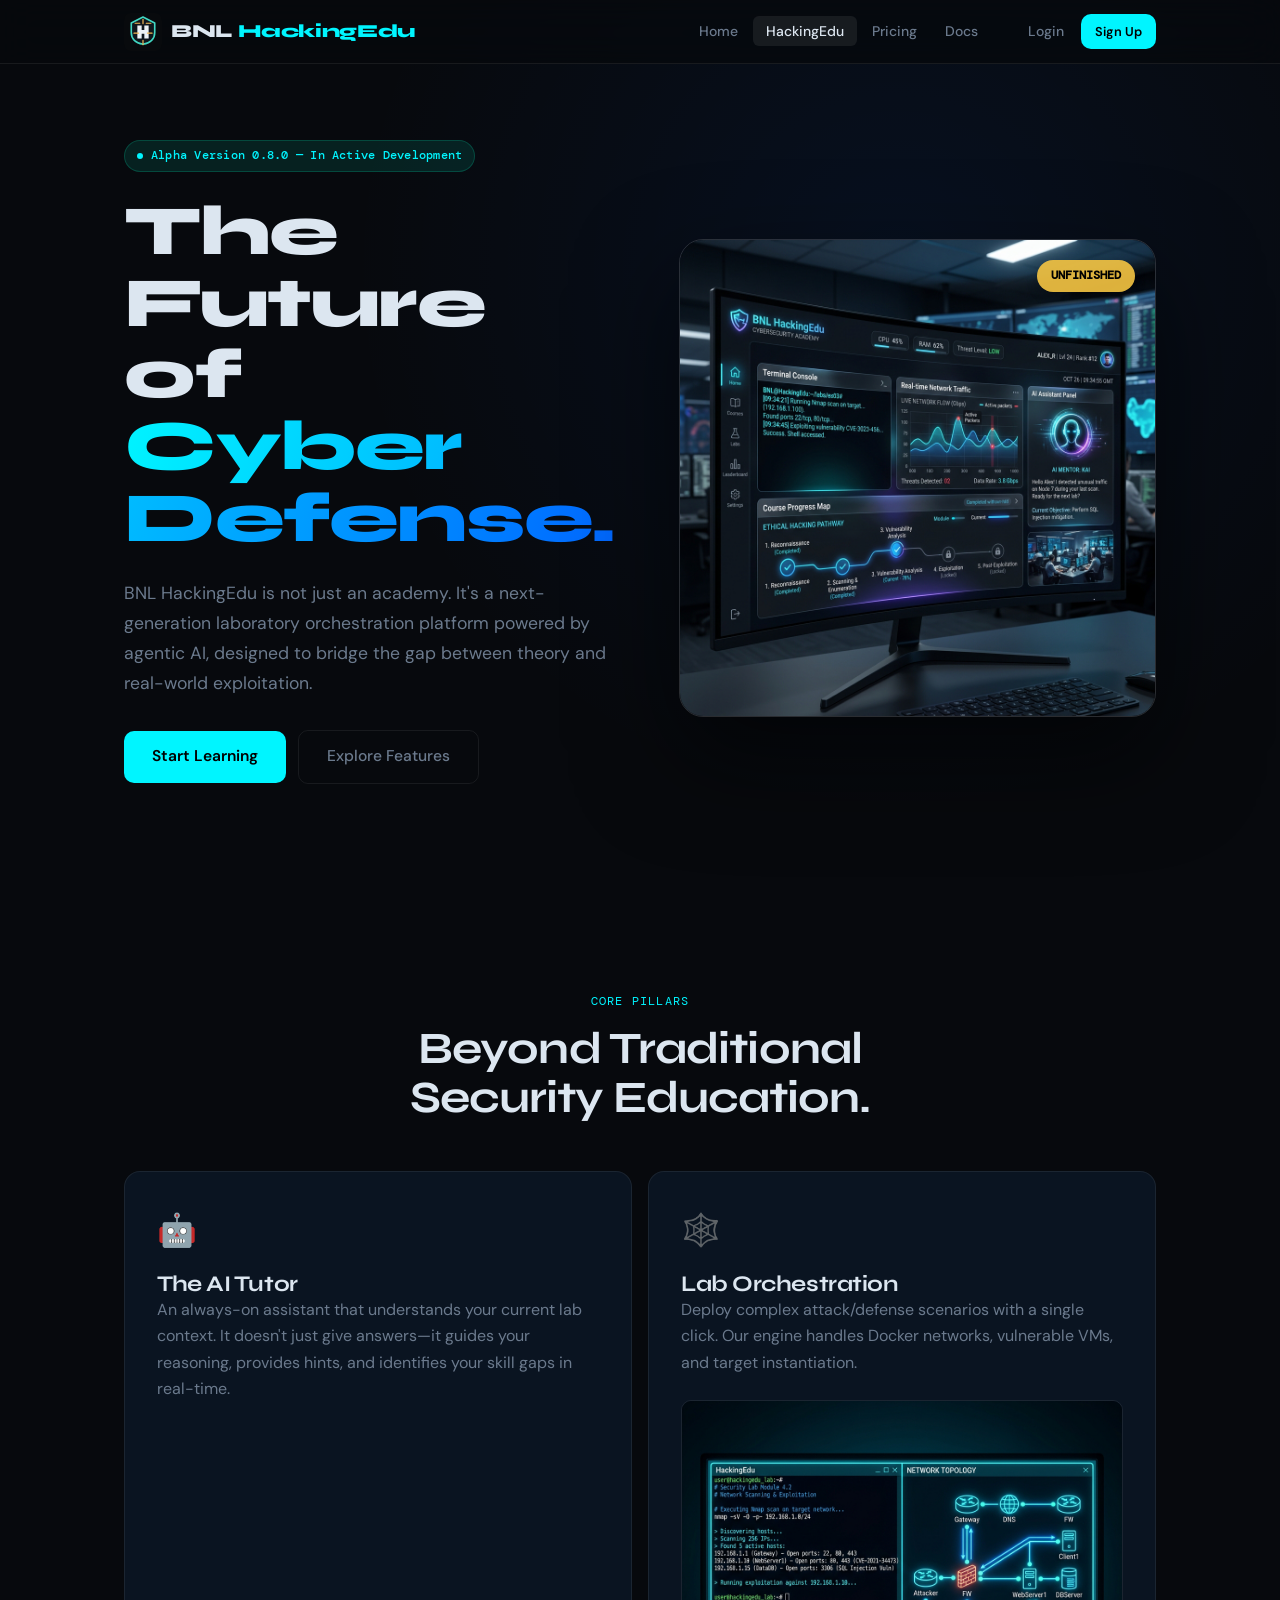
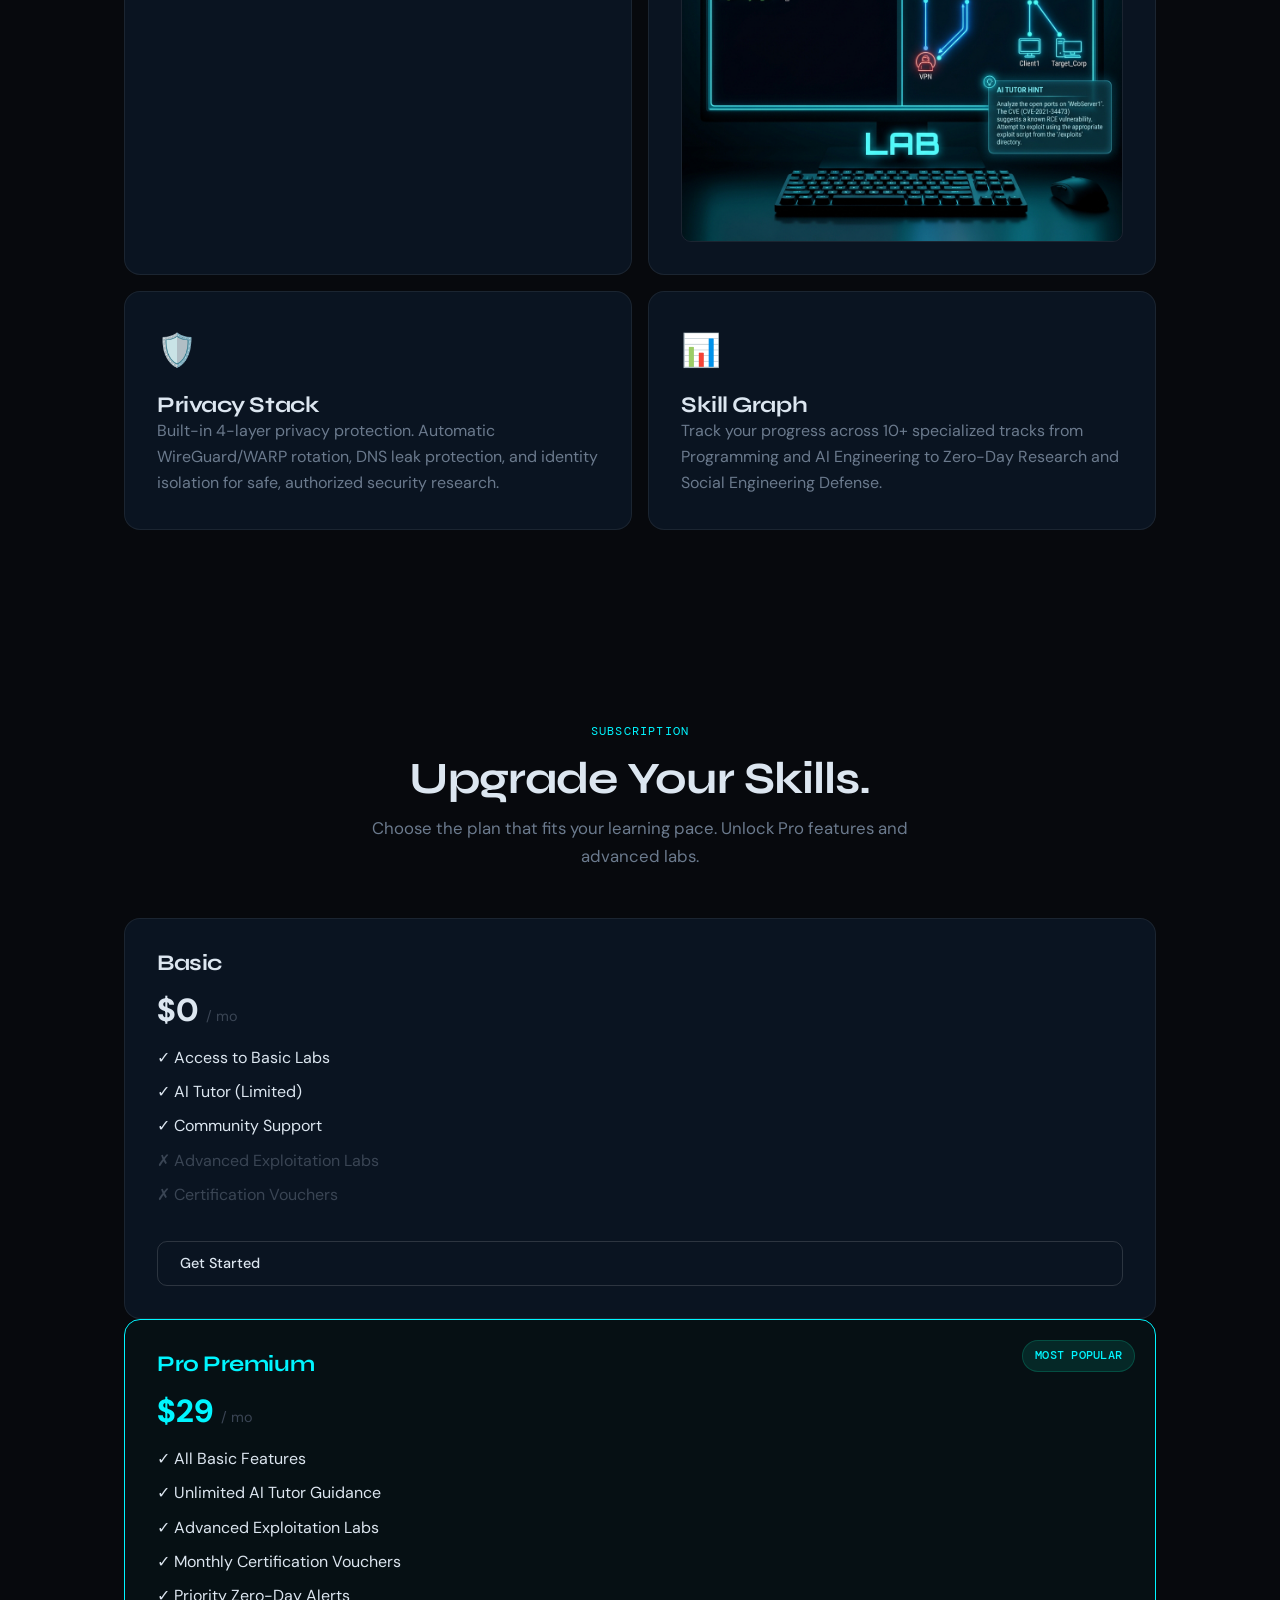
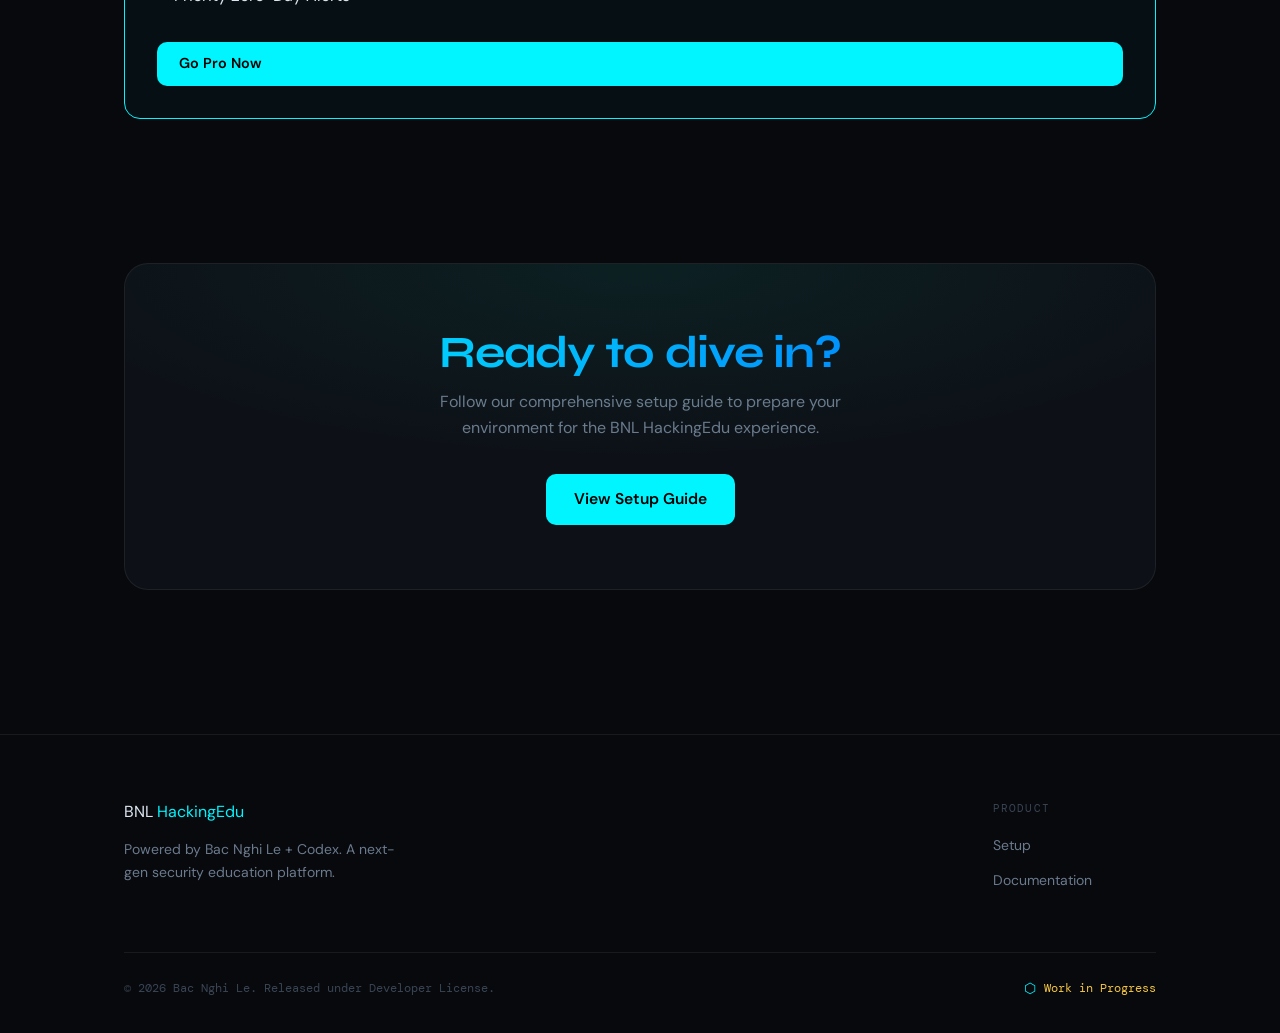
<file: hacking-edu.html>
<!DOCTYPE html>
<html lang="en">
<head>
  <meta charset="UTF-8" />
  <meta name="viewport" content="width=device-width, initial-scale=1.0" />
  <title>BNL HackingEdu — AI-Powered Security Academy</title>
  <meta name="description" content="BNL HackingEdu is a comprehensive security education platform with AI-driven lab orchestration and privacy-first design." />
  <link rel="icon" type="image/svg+xml" href="favicon.svg" />
  <link rel="preconnect" href="https://fonts.googleapis.com" crossorigin />
  <link href="https://fonts.googleapis.com/css2?family=Syne:wght@700;800&family=DM+Sans:ital,wght@0,300;0,400;0,500;1,400&family=DM+Mono:wght@400;500&display=swap" rel="stylesheet" />
  <link rel="stylesheet" href="style.css" />
  <style>
    :root {
      --col-accent: var(--col-he-cyan);
      --col-accent-glow: var(--col-he-glow);
    }
    .he-hero {
      padding-top: 140px;
      padding-bottom: 80px;
      background: radial-gradient(circle at 70% 30%, rgba(0, 102, 255, 0.08), transparent 50%);
    }
    .he-hero__img-container {
      position: relative;
      border-radius: var(--r-xl);
      overflow: hidden;
      border: 1px solid var(--col-border-hi);
      box-shadow: 0 40px 100px rgba(0, 0, 0, 0.6);
    }
    .he-hero__img {
      width: 100%;
      display: block;
      transition: transform 0.5s ease;
    }
    .he-hero__img-container:hover .he-hero__img {
      transform: scale(1.02);
    }
    .feature-grid--he {
      grid-template-columns: repeat(2, 1fr);
    }
    .he-card {
      background: var(--col-he-surface);
      border: 1px solid var(--col-border);
      border-radius: var(--r-lg);
      padding: var(--s6);
      transition: all var(--t-normal);
    }
    .he-card:hover {
      border-color: var(--col-he-cyan);
      box-shadow: 0 20px 50px rgba(0, 245, 255, 0.05);
      transform: translateY(-5px);
    }
    .he-card__icon {
      font-size: 2rem;
      margin-bottom: var(--s4);
      color: var(--col-he-cyan);
    }
    .step-list {
      display: flex;
      flex-direction: column;
      gap: var(--s5);
      margin-top: var(--s6);
    }
    .step-item {
      display: grid;
      grid-template-columns: 48px 1fr;
      gap: var(--s4);
    }
    .step-num {
      width: 48px; height: 48px;
      background: var(--col-he-cyan);
      color: #000;
      border-radius: 50%;
      display: flex; align-items: center; justify-content: center;
      font-family: var(--font-display);
      font-weight: 800;
      font-size: 1.2rem;
    }
    .wip-overlay {
      position: absolute;
      top: 20px; right: 20px;
      background: rgba(245, 197, 66, 0.9);
      color: #000;
      padding: 6px 14px;
      border-radius: 100px;
      font-family: var(--font-mono);
      font-size: 0.75rem;
      font-weight: 700;
      z-index: 10;
      box-shadow: 0 4px 12px rgba(0,0,0,0.2);
    }
  </style>
</head>
<body>

<nav class="nav" role="navigation">
  <div class="nav__inner">
    <a href="index.html" class="nav__logo">
      <img src="assets/hacking-edu-logo.svg" alt="HackingEdu Logo" class="nav__logo-svg" style="border-radius: 4px;">
      <span class="nav__logo-text">BNL<span class="nav__logo-accent"> HackingEdu</span></span>
    </a>
    <ul class="nav__links">
      <li><a href="index.html" class="nav__link">Home</a></li>
      <li><a href="hacking-edu.html" class="nav__link nav__link--active">HackingEdu</a></li>
      <li><a href="pricing.html" class="nav__link">Pricing</a></li>
      <li><a href="docs.html" class="nav__link">Docs</a></li>
    </ul>
    <div class="nav__auth">
      <a href="auth.html#login" class="nav__link">Login</a>
      <a href="auth.html#signup" class="btn btn--primary btn--sm">Sign Up</a>
    </div>
  </div>
</nav>

<!-- HERO -->
<section class="he-hero">
  <div class="container">
    <div class="hero__content">
      <div class="hero__left reveal">
        <div class="badge badge--accent mb-md">
          <span class="badge-dot"></span>
          Alpha Version 0.8.0 — In Active Development
        </div>
        <h1 class="hero__title">
          The Future of <br>
          <span class="he-gradient-text">Cyber Defense.</span>
        </h1>
        <p class="hero__desc">
          BNL HackingEdu is not just an academy. It's a next-generation laboratory orchestration platform 
          powered by agentic AI, designed to bridge the gap between theory and real-world exploitation.
        </p>
        <div class="hero__actions">
          <a href="setup.html" class="btn btn--primary btn--lg">Start Learning</a>
          <a href="#features" class="btn btn--ghost btn--lg">Explore Features</a>
        </div>
      </div>
      <div class="hero__right reveal" style="animation-delay: 0.2s">
        <div class="he-hero__img-container floating">
          <div class="wip-overlay">UNFINISHED</div>
          <img src="assets/hacking-edu-hero.png" alt="BNL HackingEdu Dashboard" class="he-hero__img">
        </div>
      </div>
    </div>
  </div>
</section>

<!-- CORE PILLARS -->
<section id="features" class="section">
  <div class="container">
    <header class="section-header section-header--center">
      <div class="section-label">Core Pillars</div>
      <h2 class="section-title">Beyond Traditional <br>Security Education.</h2>
    </header>
    <div class="features-grid feature-grid--he">
      <div class="he-card reveal">
        <div class="he-card__icon">🤖</div>
        <h3>The AI Tutor</h3>
        <p>An always-on assistant that understands your current lab context. It doesn't just give answers—it guides your reasoning, provides hints, and identifies your skill gaps in real-time.</p>
      </div>
      <div class="he-card reveal" style="animation-delay: 0.1s">
        <div class="he-card__icon">🕸️</div>
        <h3>Lab Orchestration</h3>
        <p class="mb-md">Deploy complex attack/defense scenarios with a single click. Our engine handles Docker networks, vulnerable VMs, and target instantiation.</p>
        <img src="assets/hacking-edu-lab.png" alt="Lab Interface" style="width: 100%; border-radius: var(--r-md); border: 1px solid var(--col-border);">
      </div>
      <div class="he-card reveal" style="animation-delay: 0.2s">
        <div class="he-card__icon">🛡️</div>
        <h3>Privacy Stack</h3>
        <p>Built-in 4-layer privacy protection. Automatic WireGuard/WARP rotation, DNS leak protection, and identity isolation for safe, authorized security research.</p>
      </div>
      <div class="he-card reveal" style="animation-delay: 0.3s">
        <div class="he-card__icon">📊</div>
        <h3>Skill Graph</h3>
        <p>Track your progress across 10+ specialized tracks from Programming and AI Engineering to Zero-Day Research and Social Engineering Defense.</p>
      </div>
    </div>
  </div>
</section>

<!-- PRICING SECTION -->
<section id="pricing" class="section">
  <div class="container">
    <header class="section-header section-header--center reveal">
      <div class="section-label">Subscription</div>
      <h2 class="section-title">Upgrade Your Skills.</h2>
      <p class="section-sub">Choose the plan that fits your learning pace. Unlock Pro features and advanced labs.</p>
    </header>
    
    <div class="setup-grid">
      <!-- Free Plan -->
      <div class="he-card reveal">
        <div class="setup-header">
          <h3 class="setup-title">Basic</h3>
          <div style="font-size: 2rem; font-weight: 800; margin: var(--s2) 0;">$0 <span style="font-size: 0.9rem; color: var(--col-dim); font-weight: 400;">/ mo</span></div>
        </div>
        <ul style="list-style: none; padding: 0; margin-bottom: var(--s6);">
          <li style="margin-bottom: var(--s2);">✓ Access to Basic Labs</li>
          <li style="margin-bottom: var(--s2);">✓ AI Tutor (Limited)</li>
          <li style="margin-bottom: var(--s2);">✓ Community Support</li>
          <li style="margin-bottom: var(--s2); color: var(--col-dim);">✗ Advanced Exploitation Labs</li>
          <li style="margin-bottom: var(--s2); color: var(--col-dim);">✗ Certification Vouchers</li>
        </ul>
        <a href="auth.html#signup" class="btn btn--outline" style="width: 100%;">Get Started</a>
      </div>

      <!-- Pro Plan -->
      <div class="he-card reveal" style="border-color: var(--col-he-cyan); background: rgba(0, 245, 255, 0.03); animation-delay: 0.1s">
        <div class="badge badge--accent" style="position: absolute; top: 20px; right: 20px;">MOST POPULAR</div>
        <div class="setup-header">
          <h3 class="setup-title" style="color: var(--col-he-cyan);">Pro Premium</h3>
          <div style="font-size: 2rem; font-weight: 800; margin: var(--s2) 0; color: var(--col-he-cyan);">$29 <span style="font-size: 0.9rem; color: var(--col-dim); font-weight: 400;">/ mo</span></div>
        </div>
        <ul style="list-style: none; padding: 0; margin-bottom: var(--s6);">
          <li style="margin-bottom: var(--s2);">✓ All Basic Features</li>
          <li style="margin-bottom: var(--s2);">✓ Unlimited AI Tutor Guidance</li>
          <li style="margin-bottom: var(--s2);">✓ Advanced Exploitation Labs</li>
          <li style="margin-bottom: var(--s2);">✓ Monthly Certification Vouchers</li>
          <li style="margin-bottom: var(--s2);">✓ Priority Zero-Day Alerts</li>
        </ul>
        <a href="auth.html#signup" class="btn btn--primary" style="width: 100%; background: var(--col-he-cyan); border-color: var(--col-he-cyan);">Go Pro Now</a>
      </div>
    </div>
  </div>
</section>

<!-- SETUP TEASER -->
<section class="section--sm">
  <div class="container">
    <div class="cta-block reveal">
      <h2 class="he-gradient-text">Ready to dive in?</h2>
      <p>Follow our comprehensive setup guide to prepare your environment for the BNL HackingEdu experience.</p>
      <div class="cta-block__actions">
        <a href="setup.html" class="btn btn--primary btn--lg">View Setup Guide</a>
      </div>
    </div>
  </div>
</section>

<footer class="footer">
  <div class="container">
    <div class="footer__top">
      <div class="footer__brand">
        <span class="nav__logo-text">BNL<span class="nav__logo-accent"> HackingEdu</span></span>
        <p>Powered by Bac Nghi Le + Codex. A next-gen security education platform.</p>
      </div>
      <div class="footer__col">
        <div class="footer__col-title">Product</div>
        <a href="setup.html">Setup</a>
        <a href="docs.html">Documentation</a>
      </div>
    </div>
    <div class="footer__bottom">
      <span class="footer__copy">© 2026 Bac Nghi Le. Released under Developer License.</span>
      <span class="footer__yocto" style="color: var(--col-yellow)">Work in Progress</span>
    </div>
  </div>
</footer>

<script src="app.js"></script>
</body>
</html>
</file>
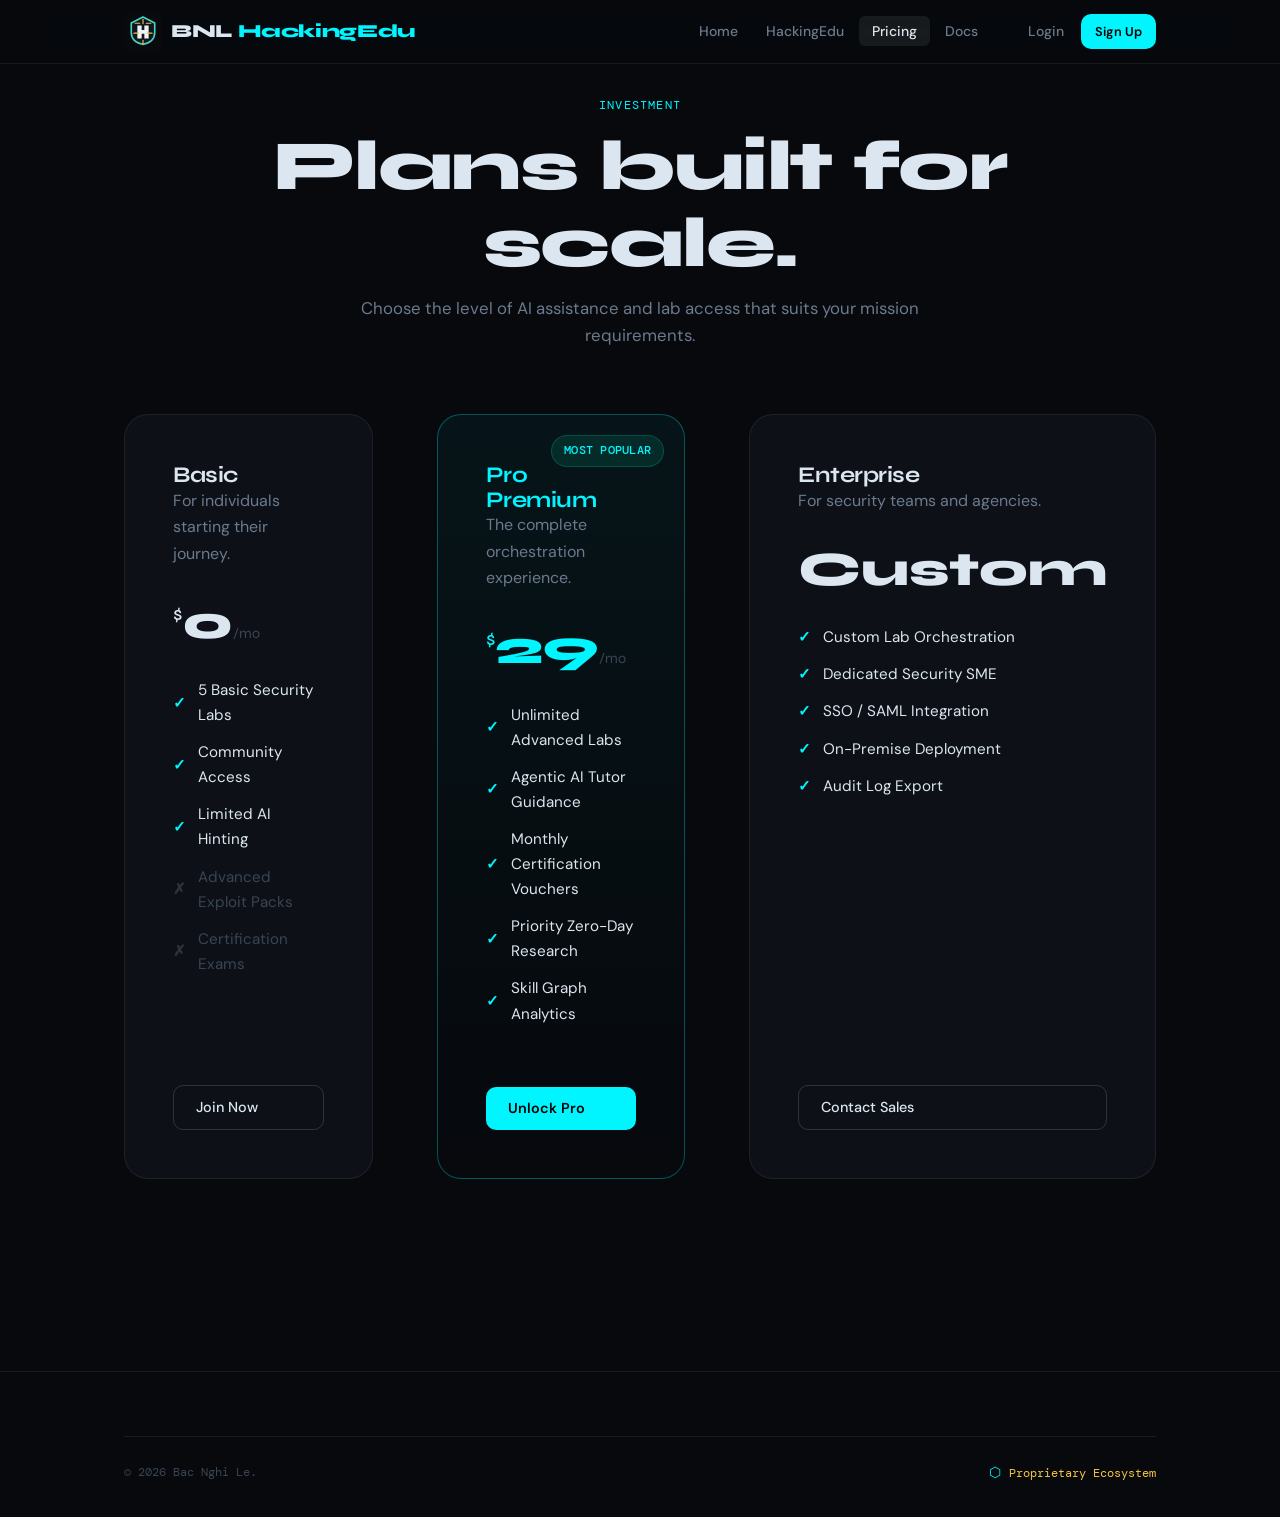
<file: pricing.html>
<!DOCTYPE html>
<html lang="en">
<head>
  <meta charset="UTF-8" />
  <meta name="viewport" content="width=device-width, initial-scale=1.0" />
  <title>Pricing — BNL HackingEdu</title>
  <link rel="icon" type="image/svg+xml" href="favicon.svg" />
  <link rel="preconnect" href="https://fonts.googleapis.com" crossorigin />
  <link href="https://fonts.googleapis.com/css2?family=Syne:wght@700;800&family=DM+Sans:ital,wght@0,300;0,400;0,500;1,400&family=DM+Mono:wght@400;500&display=swap" rel="stylesheet" />
  <link rel="stylesheet" href="style.css" />
  <style>
    :root {
      --col-accent: var(--col-he-cyan);
    }
    .pricing-grid {
      display: grid;
      grid-template-columns: repeat(3, 1fr);
      gap: var(--s8);
      margin-top: var(--s8);
    }
    .pricing-card {
      background: var(--col-surface);
      border: 1px solid var(--col-border);
      border-radius: var(--r-xl);
      padding: var(--s7);
      display: flex;
      flex-direction: column;
      position: relative;
      transition: transform 0.4s cubic-bezier(0.16, 1, 0.3, 1), border-color 0.3s;
    }
    .pricing-card:hover {
      transform: translateY(-10px);
      border-color: var(--col-he-cyan);
    }
    .pricing-card--pro {
      background: linear-gradient(180deg, rgba(0, 245, 255, 0.05) 0%, transparent 100%);
      border-color: rgba(0, 245, 255, 0.3);
    }
    .price-value { font-size: 3rem; font-weight: 800; margin: var(--s4) 0; font-family: var(--font-display); }
    .price-currency { font-size: 1.2rem; vertical-align: super; font-weight: 500; }
    .price-period { font-size: 0.9rem; color: var(--col-dim); font-weight: 400; }
    
    .feature-list { list-style: none; padding: 0; margin-bottom: var(--s7); flex-grow: 1; }
    .feature-item { display: flex; align-items: center; gap: 12px; margin-bottom: var(--s3); font-size: 0.95rem; }
    .feature-icon { color: var(--col-he-cyan); font-weight: 800; }
    .feature-item--disabled { color: var(--col-dim); }
    .feature-item--disabled .feature-icon { color: var(--col-border-hi); }
  </style>
</head>
<body>

<nav class="nav">
  <div class="nav__inner">
    <a href="index.html" class="nav__logo">
      <img src="assets/hacking-edu-logo.svg" alt="HackingEdu Logo" class="nav__logo-svg" style="border-radius: 4px;">
      <span class="nav__logo-text">BNL<span class="nav__logo-accent"> HackingEdu</span></span>
    </a>
    <ul class="nav__links">
      <li><a href="index.html" class="nav__link">Home</a></li>
      <li><a href="hacking-edu.html" class="nav__link">HackingEdu</a></li>
      <li><a href="pricing.html" class="nav__link nav__link--active">Pricing</a></li>
      <li><a href="docs.html" class="nav__link">Docs</a></li>
    </ul>
    <div class="nav__auth">
      <a href="auth.html#login" class="nav__link">Login</a>
      <a href="auth.html#signup" class="btn btn--primary btn--sm">Sign Up</a>
    </div>
  </div>
</nav>

<section class="section">
  <div class="container">
    <header class="section-header section-header--center reveal">
      <div class="section-label">Investment</div>
      <h1 class="section-title">Plans built for scale.</h1>
      <p class="section-sub">Choose the level of AI assistance and lab access that suits your mission requirements.</p>
    </header>

    <div class="pricing-grid">
      <!-- BASIC -->
      <div class="pricing-card reveal">
        <div class="setup-header">
          <h3 class="setup-title">Basic</h3>
          <p class="c-muted">For individuals starting their journey.</p>
        </div>
        <div class="price-value"><span class="price-currency">$</span>0<span class="price-period">/mo</span></div>
        <ul class="feature-list">
          <li class="feature-item"><span class="feature-icon">✓</span> 5 Basic Security Labs</li>
          <li class="feature-item"><span class="feature-icon">✓</span> Community Access</li>
          <li class="feature-item"><span class="feature-icon">✓</span> Limited AI Hinting</li>
          <li class="feature-item feature-item--disabled"><span class="feature-icon">✗</span> Advanced Exploit Packs</li>
          <li class="feature-item feature-item--disabled"><span class="feature-icon">✗</span> Certification Exams</li>
        </ul>
        <a href="auth.html#signup" class="btn btn--outline">Join Now</a>
      </div>

      <!-- PRO -->
      <div class="pricing-card pricing-card--pro reveal" style="animation-delay: 0.1s">
        <div class="badge badge--accent" style="position: absolute; top: 20px; right: 20px;">MOST POPULAR</div>
        <div class="setup-header">
          <h3 class="setup-title" style="color: var(--col-he-cyan);">Pro Premium</h3>
          <p class="c-muted">The complete orchestration experience.</p>
        </div>
        <div class="price-value" style="color: var(--col-he-cyan);"><span class="price-currency">$</span>29<span class="price-period">/mo</span></div>
        <ul class="feature-list">
          <li class="feature-item"><span class="feature-icon">✓</span> Unlimited Advanced Labs</li>
          <li class="feature-item"><span class="feature-icon">✓</span> Agentic AI Tutor Guidance</li>
          <li class="feature-item"><span class="feature-icon">✓</span> Monthly Certification Vouchers</li>
          <li class="feature-item"><span class="feature-icon">✓</span> Priority Zero-Day Research</li>
          <li class="feature-item"><span class="feature-icon">✓</span> Skill Graph Analytics</li>
        </ul>
        <a href="auth.html#signup" class="btn btn--primary" style="background: var(--col-he-cyan); border-color: var(--col-he-cyan); color: #000;">Unlock Pro</a>
      </div>

      <!-- ENTERPRISE -->
      <div class="pricing-card reveal" style="animation-delay: 0.2s">
        <div class="setup-header">
          <h3 class="setup-title">Enterprise</h3>
          <p class="c-muted">For security teams and agencies.</p>
        </div>
        <div class="price-value">Custom</div>
        <ul class="feature-list">
          <li class="feature-item"><span class="feature-icon">✓</span> Custom Lab Orchestration</li>
          <li class="feature-item"><span class="feature-icon">✓</span> Dedicated Security SME</li>
          <li class="feature-item"><span class="feature-icon">✓</span> SSO / SAML Integration</li>
          <li class="feature-item"><span class="feature-icon">✓</span> On-Premise Deployment</li>
          <li class="feature-item"><span class="feature-icon">✓</span> Audit Log Export</li>
        </ul>
        <a href="mailto:contact@bnl-os.com" class="btn btn--outline">Contact Sales</a>
      </div>
    </div>
  </div>
</section>

<footer class="footer">
  <div class="container">
    <div class="footer__bottom">
      <span class="footer__copy">© 2026 Bac Nghi Le.</span>
      <span class="footer__yocto" style="color: var(--col-yellow)">Proprietary Ecosystem</span>
    </div>
  </div>
</footer>

<script src="app.js"></script>
</body>
</html>
</file>
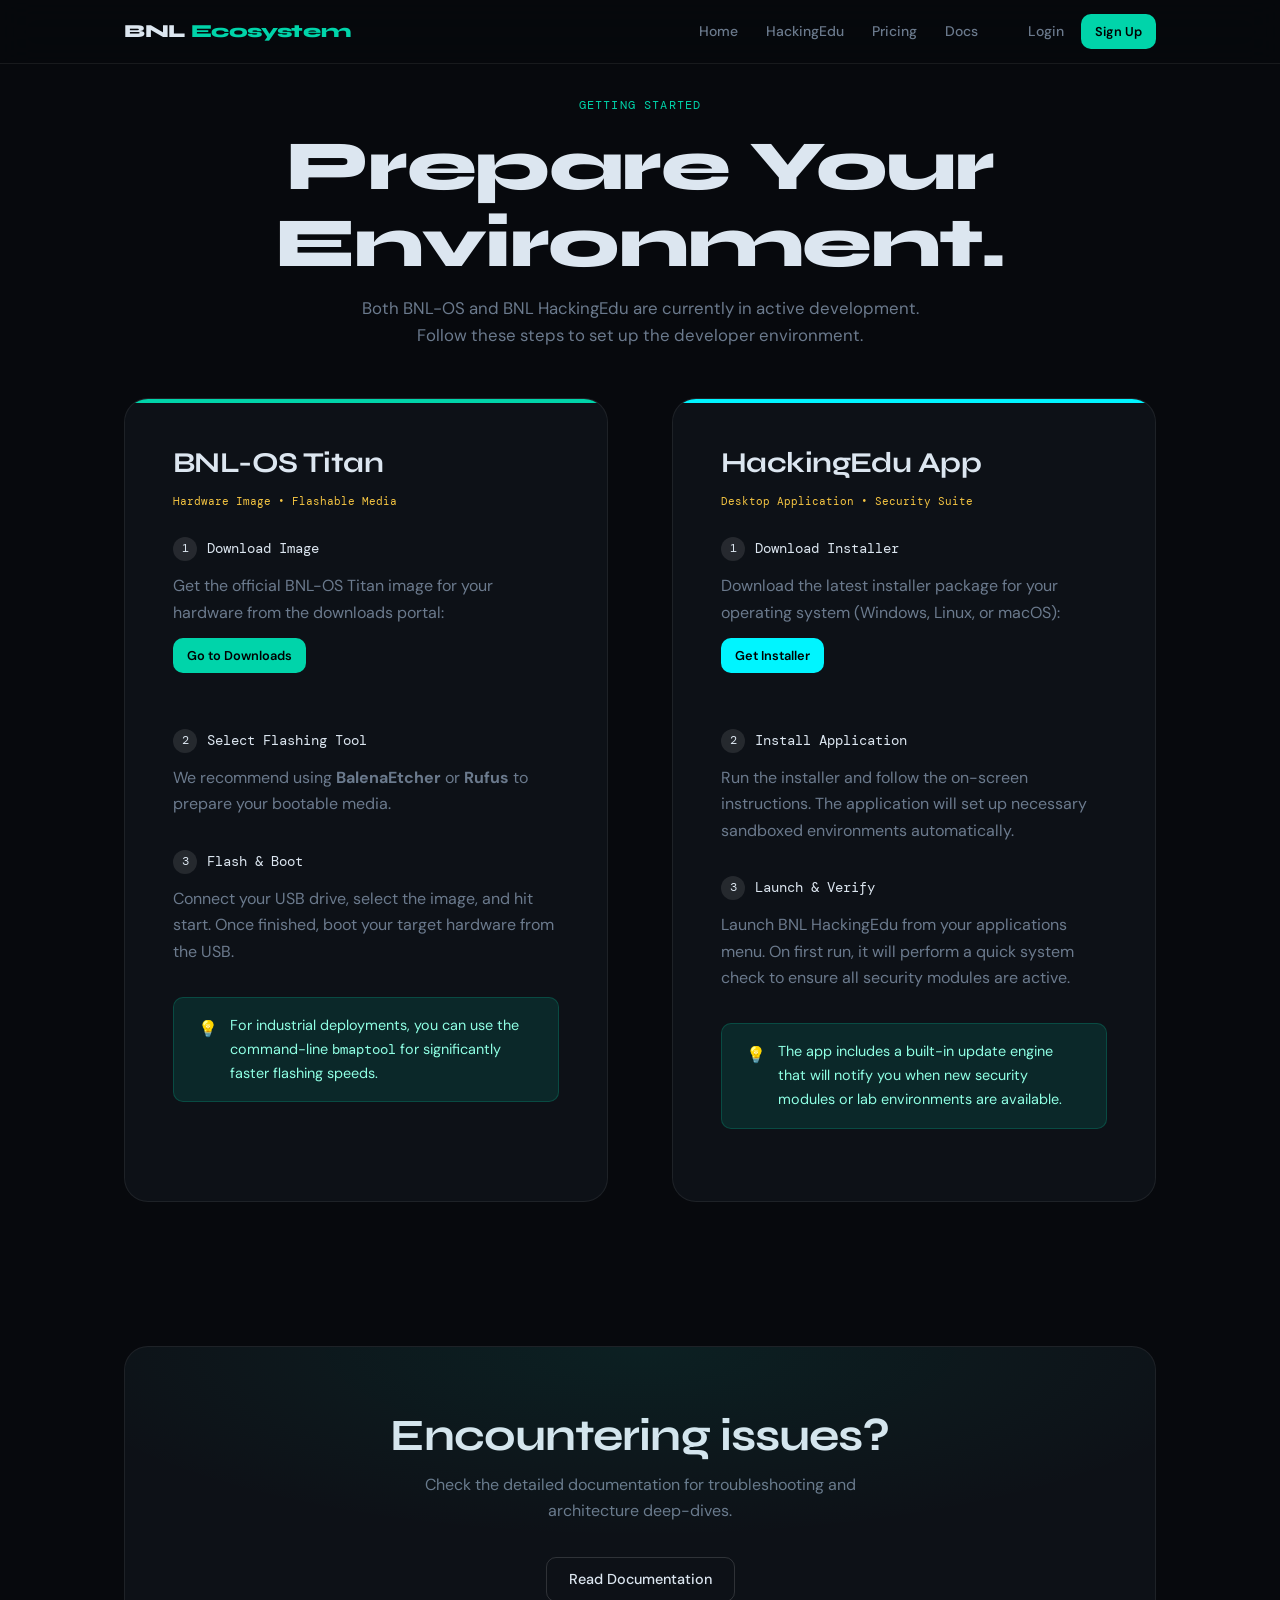
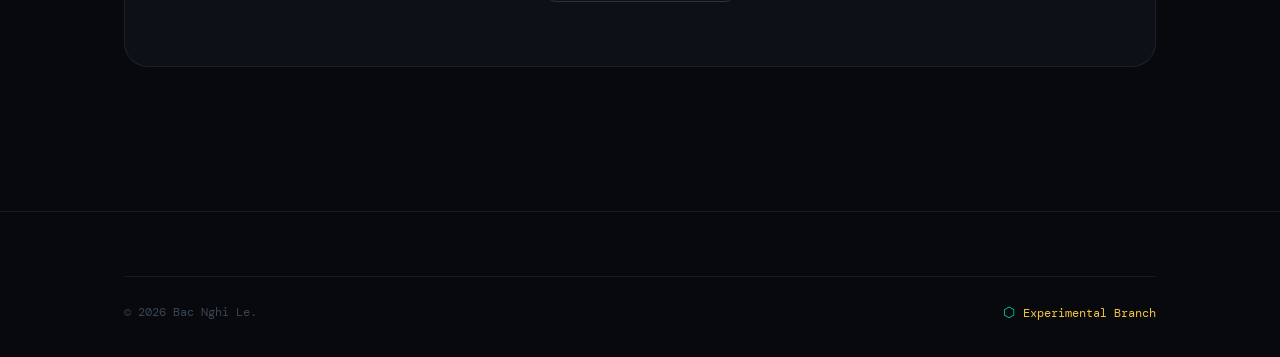
<file: setup.html>
<!DOCTYPE html>
<html lang="en">
<head>
  <meta charset="UTF-8" />
  <meta name="viewport" content="width=device-width, initial-scale=1.0" />
  <title>Setup Guide — BNL Ecosystem</title>
  <link rel="icon" type="image/svg+xml" href="favicon.svg" />
  <link rel="preconnect" href="https://fonts.googleapis.com" crossorigin />
  <link href="https://fonts.googleapis.com/css2?family=Syne:wght@700;800&family=DM+Sans:ital,wght@0,300;0,400;0,500;1,400&family=DM+Mono:wght@400;500&display=swap" rel="stylesheet" />
  <link rel="stylesheet" href="style.css" />
  <style>
    .setup-grid {
      display: grid;
      grid-template-columns: 1fr 1fr;
      gap: var(--s8);
      margin-top: var(--s7);
    }
    .setup-section {
      background: var(--col-surface);
      border: 1px solid var(--col-border);
      border-radius: var(--r-xl);
      padding: var(--s7);
      position: relative;
      overflow: hidden;
    }
    .setup-section::before {
      content: '';
      position: absolute;
      top: 0; left: 0; right: 0; height: 4px;
    }
    .setup-section--os::before { background: var(--col-accent); }
    .setup-section--he::before { background: var(--col-he-cyan); }
    
    .setup-header { margin-bottom: var(--s5); }
    .setup-title { font-size: 1.8rem; margin-bottom: var(--s2); }
    .setup-badge { font-family: var(--font-mono); font-size: 0.7rem; color: var(--col-yellow); }

    .step { margin-bottom: var(--s6); }
    .step-title { font-family: var(--font-mono); font-size: 0.9rem; color: var(--col-text); margin-bottom: var(--s3); display: flex; align-items: center; gap: 10px; }
    .step-title::before {
      content: attr(data-step);
      width: 24px; height: 24px;
      border-radius: 50%;
      background: rgba(255,255,255,0.1);
      display: flex; align-items: center; justify-content: center;
      font-size: 0.75rem;
    }

    .code-snippet {
      background: #000;
      padding: var(--s4);
      border-radius: var(--r-md);
      font-family: var(--font-mono);
      font-size: 0.85rem;
      color: var(--col-he-cyan);
      overflow-x: auto;
      margin-bottom: var(--s3);
      border: 1px solid var(--col-border);
    }
  </style>
</head>
<body>

<nav class="nav">
  <div class="nav__inner">
    <a href="index.html" class="nav__logo">
      <span class="nav__logo-text">BNL<span class="nav__logo-accent"> Ecosystem</span></span>
    </a>
    <ul class="nav__links">
      <li><a href="index.html" class="nav__link">Home</a></li>
      <li><a href="hacking-edu.html" class="nav__link">HackingEdu</a></li>
      <li><a href="pricing.html" class="nav__link">Pricing</a></li>
      <li><a href="docs.html" class="nav__link">Docs</a></li>
    </ul>
    <div class="nav__auth">
      <a href="auth.html#login" class="nav__link">Login</a>
      <a href="auth.html#signup" class="btn btn--primary btn--sm">Sign Up</a>
    </div>
  </div>
</nav>

<section class="section">
  <div class="container">
    <header class="section-header section-header--center reveal">
      <div class="section-label">Getting Started</div>
      <h1 class="section-title">Prepare Your Environment.</h1>
      <p class="section-sub">Both BNL-OS and BNL HackingEdu are currently in active development. Follow these steps to set up the developer environment.</p>
    </header>

    <div class="setup-grid">
      <!-- BNL-OS SETUP -->
      <div class="setup-section setup-section--os reveal">
        <div class="setup-header">
          <h2 class="setup-title">BNL-OS Titan</h2>
          <span class="setup-badge">Hardware Image • Flashable Media</span>
        </div>
        
        <div class="step">
          <div class="step-title" data-step="1">Download Image</div>
          <p class="mb-sm">Get the official BNL-OS Titan image for your hardware from the downloads portal:</p>
          <a href="download.html" class="btn btn--sm btn--primary mb-md">Go to Downloads</a>
        </div>

        <div class="step">
          <div class="step-title" data-step="2">Select Flashing Tool</div>
          <p class="mb-sm">We recommend using <strong>BalenaEtcher</strong> or <strong>Rufus</strong> to prepare your bootable media.</p>
        </div>

        <div class="step">
          <div class="step-title" data-step="3">Flash & Boot</div>
          <p class="mb-sm">Connect your USB drive, select the image, and hit start. Once finished, boot your target hardware from the USB.</p>
        </div>
        
        <div class="callout callout--tip">
          <div class="callout__icon">💡</div>
          <div>For industrial deployments, you can use the command-line <code class="mono">bmaptool</code> for significantly faster flashing speeds.</div>
        </div>
      </div>

      <!-- HACKINGEDU SETUP -->
      <div class="setup-section setup-section--he reveal" style="animation-delay: 0.2s">
        <div class="setup-header">
          <h2 class="setup-title">HackingEdu App</h2>
          <span class="setup-badge">Desktop Application • Security Suite</span>
        </div>

        <div class="step">
          <div class="step-title" data-step="1">Download Installer</div>
          <p class="mb-sm">Download the latest installer package for your operating system (Windows, Linux, or macOS):</p>
          <a href="download.html" class="btn btn--sm btn--primary mb-md" style="background: var(--col-he-cyan); border-color: var(--col-he-cyan);">Get Installer</a>
        </div>

        <div class="step">
          <div class="step-title" data-step="2">Install Application</div>
          <p class="mb-sm">Run the installer and follow the on-screen instructions. The application will set up necessary sandboxed environments automatically.</p>
        </div>

        <div class="step">
          <div class="step-title" data-step="3">Launch & Verify</div>
          <p class="mb-sm">Launch BNL HackingEdu from your applications menu. On first run, it will perform a quick system check to ensure all security modules are active.</p>
        </div>

        <div class="callout callout--tip">
          <div class="callout__icon">💡</div>
          <div>The app includes a built-in update engine that will notify you when new security modules or lab environments are available.</div>
        </div>
      </div>
    </div>
  </div>
</section>

<section class="section--sm">
  <div class="container">
    <div class="cta-block reveal">
      <h2>Encountering issues?</h2>
      <p>Check the detailed documentation for troubleshooting and architecture deep-dives.</p>
      <a href="docs.html" class="btn btn--outline">Read Documentation</a>
    </div>
  </div>
</section>

<footer class="footer">
  <div class="container">
    <div class="footer__bottom">
      <span class="footer__copy">© 2026 Bac Nghi Le.</span>
      <span class="footer__yocto" style="color: var(--col-yellow)">Experimental Branch</span>
    </div>
  </div>
</footer>

<script src="app.js"></script>
</body>
</html>
</file>
<file: style.css>
/* ============================================================
   BNL-OS Website — style.css
   Design system: dark industrial + teal accent + clean type
   ============================================================ */

/* ─── 1. Design Tokens ──────────────────────────────────────── */
:root {
  /* Colors */
  --col-bg:          #07090d;
  --col-surface:     #0d1117;
  --col-surface2:    #161c24;
  --col-border:      rgba(255,255,255,0.07);
  --col-border-hi:   rgba(255,255,255,0.14);
  --col-accent:      #00d4aa;
  --col-accent-dim:  rgba(0,212,170,0.12);
  --col-accent-glow: rgba(0,212,170,0.25);
  --col-blue:        #3b9eff;
  --col-blue-dim:    rgba(59,158,255,0.12);
  --col-red:         #ff5f72;
  --col-yellow:      #f5c542;
  --col-green:       #4ade80;
  --col-text:        #dce6f0;
  --col-muted:       #6b7a8d;
  --col-dim:         #3a4554;

  /* HackingEdu Specific */
  --col-he-cyan:     #00f5ff;
  --col-he-blue:     #0066ff;
  --col-he-glow:     rgba(0, 245, 255, 0.3);
  --col-he-surface:  #0a1421;

  /* Glassmorphism */
  --glass-bg:        rgba(13, 17, 23, 0.7);
  --glass-border:    rgba(255, 255, 255, 0.08);
  --glass-blur:      blur(12px);

  /* Typography */
  --font-display: 'Syne', sans-serif;
  --font-body:    'DM Sans', sans-serif;
  --font-mono:    'DM Mono', monospace;

  /* Spacing scale */
  --s1: 4px;  --s2: 8px;  --s3: 12px;  --s4: 16px;
  --s5: 24px; --s6: 32px; --s7: 48px;  --s8: 64px; --s9: 96px;

  /* Radii */
  --r-sm: 6px;
  --r-md: 10px;
  --r-lg: 16px;
  --r-xl: 24px;

  /* Transitions */
  --t-fast:   0.15s ease;
  --t-normal: 0.25s ease;
  --t-slow:   0.4s ease;
  --t-reveal: 0.8s cubic-bezier(0.16, 1, 0.3, 1);
}

/* ─── 2. Reset ──────────────────────────────────────────────── */
*, *::before, *::after {
  box-sizing: border-box;
  margin: 0;
  padding: 0;
}
html {
  scroll-behavior: smooth;
  -webkit-text-size-adjust: 100%;
}
body {
  font-family: var(--font-body);
  background: var(--col-bg);
  color: var(--col-text);
  line-height: 1.65;
  overflow-x: hidden;
  min-height: 100vh;
}
a {
  color: inherit;
  text-decoration: none;
}
ul, ol {
  list-style: none;
}
img, svg {
  display: block;
  max-width: 100%;
}
button, input, select, textarea {
  font: inherit;
}

/* ─── 3. Layout helpers ─────────────────────────────────────── */
.container {
  max-width: 1080px;
  margin-inline: auto;
  padding-inline: var(--s5);
}
.container--narrow {
  max-width: 740px;
  margin-inline: auto;
  padding-inline: var(--s5);
}
.section {
  padding-block: var(--s9);
}
.section--sm {
  padding-block: var(--s7);
}

/* ─── 4. Typography ─────────────────────────────────────────── */
h1, h2, h3, h4 {
  font-family: var(--font-display);
  line-height: 1.1;
  letter-spacing: -0.02em;
  color: var(--col-text);
}
h1 { font-size: clamp(2.6rem, 5.5vw, 4.4rem); font-weight: 800; }
h2 { font-size: clamp(1.8rem, 3.5vw, 2.8rem); font-weight: 700; }
h3 { font-size: clamp(1.1rem, 2vw, 1.4rem);   font-weight: 700; }
h4 { font-size: 1rem;                           font-weight: 600; }
p  { color: var(--col-muted); font-size: 1rem; }
.lead { font-size: 1.15rem; max-width: 52ch; }
.mono { font-family: var(--font-mono); }

.gradient-text {
  background: linear-gradient(110deg, var(--col-accent) 0%, var(--col-blue) 100%);
  -webkit-background-clip: text;
  -webkit-text-fill-color: transparent;
  background-clip: text;
}

.he-gradient-text {
  background: linear-gradient(110deg, var(--col-he-cyan) 0%, var(--col-he-blue) 100%);
  -webkit-background-clip: text;
  -webkit-text-fill-color: transparent;
  background-clip: text;
}

/* ─── 5. Buttons ────────────────────────────────────────────── */
.btn {
  display: inline-flex;
  align-items: center;
  gap: var(--s2);
  padding: 10px 22px;
  border-radius: var(--r-md);
  font-family: var(--font-body);
  font-weight: 500;
  font-size: 0.9rem;
  border: none;
  cursor: pointer;
  transition: background var(--t-fast), box-shadow var(--t-fast), transform var(--t-fast);
  white-space: nowrap;
  text-decoration: none;
}
.btn:focus-visible {
  outline: 2px solid var(--col-accent);
  outline-offset: 3px;
}
.btn--lg  { padding: 13px 28px; font-size: 0.975rem; }
.btn--sm  { padding: 7px 14px;  font-size: 0.8rem; }

.btn--primary {
  background: var(--col-accent);
  color: #000;
  font-weight: 600;
  box-shadow: 0 0 0 0 var(--col-accent-glow);
}
.btn--primary:hover {
  background: #00edbe;
  box-shadow: 0 0 28px var(--col-accent-glow);
  transform: translateY(-1px);
}
.btn--primary:active { transform: translateY(0); }

.btn--ghost {
  background: transparent;
  color: var(--col-muted);
  border: 1px solid var(--col-border);
}
.btn--ghost:hover {
  color: var(--col-text);
  border-color: var(--col-border-hi);
  background: rgba(255,255,255,0.04);
}

.btn--outline {
  background: transparent;
  color: var(--col-text);
  border: 1px solid var(--col-border-hi);
}
.btn--outline:hover {
  background: rgba(255,255,255,0.05);
  border-color: rgba(255,255,255,0.22);
}

/* ─── 6. Badges & Tags ──────────────────────────────────────── */
.badge {
  display: inline-flex;
  align-items: center;
  gap: var(--s2);
  padding: 5px 12px;
  border-radius: 100px;
  font-family: var(--font-mono);
  font-size: 0.75rem;
  font-weight: 500;
  letter-spacing: 0.02em;
}
.badge--accent {
  background: var(--col-accent-dim);
  border: 1px solid rgba(0,212,170,0.22);
  color: var(--col-accent);
}
.badge--blue {
  background: var(--col-blue-dim);
  border: 1px solid rgba(59,158,255,0.22);
  color: var(--col-blue);
}
.badge--neutral {
  background: rgba(255,255,255,0.05);
  border: 1px solid var(--col-border);
  color: var(--col-muted);
}
.badge-dot {
  width: 6px; height: 6px;
  border-radius: 50%;
  background: currentColor;
  animation: pulse-dot 2.2s ease infinite;
}
@keyframes pulse-dot {
  0%,100% { opacity:1; transform: scale(1); }
  50%      { opacity:0.5; transform: scale(0.75); }
}

@keyframes reveal-up {
  from { opacity: 0; transform: translateY(30px); }
  to   { opacity: 1; transform: translateY(0); }
}

@keyframes reveal-in {
  from { opacity: 0; transform: scale(0.95); }
  to   { opacity: 1; transform: scale(1); }
}

@keyframes floating {
  0%, 100% { transform: translateY(0); }
  50% { transform: translateY(-10px); }
}

.reveal {
  opacity: 0;
  transform: translateY(30px);
  transition: opacity var(--t-reveal), transform var(--t-reveal);
}

.reveal--visible {
  opacity: 1;
  transform: translateY(0);
}

.reveal--in {
  transform: scale(0.95);
}

.reveal--in.reveal--visible {
  transform: scale(1);
}

.floating {
  animation: floating 4s ease-in-out infinite;
}

/* ─── 7. Navigation ─────────────────────────────────────────── */
.nav {
  position: fixed;
  inset-inline: 0;
  top: 0;
  z-index: 900;
  height: 64px;
  display: flex;
  align-items: center;
  background: rgba(7,9,13,0.82);
  backdrop-filter: blur(18px) saturate(1.4);
  -webkit-backdrop-filter: blur(18px) saturate(1.4);
  border-bottom: 1px solid var(--col-border);
  transition: background var(--t-slow);
}
.nav__inner {
  width: 100%;
  max-width: 1080px;
  margin-inline: auto;
  padding-inline: var(--s5);
  display: flex;
  align-items: center;
  gap: var(--s5);
}

/* Logo */
.nav__logo {
  display: flex;
  align-items: center;
  gap: 9px;
  font-family: var(--font-display);
  font-weight: 800;
  font-size: 1.15rem;
  letter-spacing: -0.02em;
  text-decoration: none;
}
.nav__logo-svg {
  width: 38px; height: 38px;
  flex-shrink: 0;
  transition: filter var(--t-normal), transform var(--t-normal);
}
.nav__logo:hover .nav__logo-svg {
  filter: drop-shadow(0 0 8px rgba(0,212,170,0.7));
  transform: scale(1.06);
}
.nav__logo-text { color: var(--col-text); }
.nav__logo-accent { color: var(--col-accent); }

/* Links */
.nav__links {
  display: flex;
  align-items: center;
  gap: 2px;
  margin-left: auto;
}
.nav__link {
  padding: 6px 13px;
  border-radius: var(--r-sm);
  font-size: 0.875rem;
  font-weight: 500;
  color: var(--col-muted);
  transition: color var(--t-fast), background var(--t-fast);
}
.nav__link:hover       { color: var(--col-text); background: rgba(255,255,255,0.05); }
.nav__link--active     { color: var(--col-text); background: rgba(255,255,255,0.07); }

.nav__cta { margin-left: var(--s3); }

/* Mobile hamburger */
.nav__hamburger {
  display: none;
  flex-direction: column;
  gap: 5px;
  margin-left: auto;
  background: none;
  border: none;
  cursor: pointer;
  padding: var(--s2);
}
.nav__hamburger span {
  display: block;
  width: 22px; height: 2px;
  background: var(--col-text);
  border-radius: 2px;
  transition: transform var(--t-normal), opacity var(--t-fast);
}
.nav__hamburger[aria-expanded="true"] span:nth-child(1) { transform: rotate(45deg) translate(5px,5px); }
.nav__hamburger[aria-expanded="true"] span:nth-child(2) { opacity: 0; }
.nav__hamburger[aria-expanded="true"] span:nth-child(3) { transform: rotate(-45deg) translate(5px,-5px); }

/* Mobile menu drawer */
.nav__drawer {
  display: none;
  position: fixed;
  inset: 64px 0 0;
  z-index: 899;
  background: var(--col-surface);
  border-top: 1px solid var(--col-border);
  padding: var(--s5);
  flex-direction: column;
  gap: var(--s2);
}
.nav__drawer.is-open { display: flex; }
.nav__drawer .nav__link { font-size: 1rem; padding: 12px 16px; }

/* ─── 8. Hero ────────────────────────────────────────────────── */
.hero {
  position: relative;
  min-height: 100vh;
  display: flex;
  align-items: center;
  padding-block: 120px var(--s9);
  overflow: hidden;
}

/* subtle dot-grid background */
.hero::before {
  content: '';
  position: absolute;
  inset: 0;
  background-image:
    radial-gradient(circle, rgba(0,212,170,0.08) 1px, transparent 1px);
  background-size: 36px 36px;
  mask-image: radial-gradient(ellipse 70% 60% at 50% 0%, black, transparent);
  pointer-events: none;
}
/* accent glow blob */
.hero__glow {
  position: absolute;
  top: -120px; left: 50%;
  transform: translateX(-50%);
  width: 800px; height: 500px;
  background: radial-gradient(ellipse, rgba(0,212,170,0.10) 0%, transparent 65%);
  pointer-events: none;
}

.hero__content {
  position: relative;
  z-index: 1;
  display: grid;
  grid-template-columns: 1fr 1fr;
  gap: var(--s8);
  align-items: center;
}
.hero__left  {}
.hero__right {}

.hero__badge { margin-bottom: var(--s5); }

.hero__title {
  margin-bottom: var(--s5);
  line-height: 1.02;
}

.hero__desc {
  font-size: 1.1rem;
  line-height: 1.7;
  max-width: 44ch;
  margin-bottom: var(--s6);
}

.hero__actions {
  display: flex;
  flex-wrap: wrap;
  gap: var(--s3);
  align-items: center;
  margin-bottom: var(--s6);
}

.hero__meta {
  display: flex;
  align-items: center;
  gap: var(--s4);
  font-family: var(--font-mono);
  font-size: 0.75rem;
  color: var(--col-dim);
}
.hero__meta-item {
  display: flex;
  align-items: center;
  gap: 6px;
}
.hero__meta-item::before {
  content: '';
  width: 5px; height: 5px;
  border-radius: 50%;
  background: var(--col-accent);
  opacity: 0.5;
}
.hero__meta-sep { color: var(--col-dim); }

/* ─── 9. Terminal widget ─────────────────────────────────────── */
.terminal {
  background: var(--col-surface);
  border: 1px solid var(--col-border);
  border-radius: var(--r-lg);
  overflow: hidden;
  box-shadow: 0 24px 64px rgba(0,0,0,0.5), 0 0 0 1px rgba(0,212,170,0.06);
}
.terminal__bar {
  display: flex;
  align-items: center;
  gap: var(--s2);
  padding: 12px 16px;
  background: var(--col-surface2);
  border-bottom: 1px solid var(--col-border);
}
.terminal__dot {
  width: 11px; height: 11px; border-radius: 50%;
}
.terminal__dot--red    { background: #ff5f57; }
.terminal__dot--yellow { background: #febc2e; }
.terminal__dot--green  { background: #28c840; }
.terminal__title {
  margin-left: auto;
  font-family: var(--font-mono);
  font-size: 0.72rem;
  color: var(--col-dim);
}
.terminal__body {
  padding: 20px;
  font-family: var(--font-mono);
  font-size: 0.82rem;
  line-height: 1.9;
}
.terminal__line { display: flex; gap: 10px; }
.terminal__prompt { color: var(--col-accent); user-select: none; }
.terminal__cmd    { color: var(--col-text); }
.terminal__out    { color: var(--col-muted); padding-left: 20px; }
.terminal__ok     { color: var(--col-green); padding-left: 20px; }
.terminal__cursor { color: var(--col-accent); animation: blink 1.1s step-end infinite; }
@keyframes blink { 0%,100%{opacity:1} 50%{opacity:0} }

/* ─── 10. Section headers ─────────────────────────────────────── */
.section-label {
  font-family: var(--font-mono);
  font-size: 0.75rem;
  letter-spacing: 0.1em;
  text-transform: uppercase;
  color: var(--col-accent);
  margin-bottom: var(--s3);
}
.section-title {
  margin-bottom: var(--s3);
}
.section-sub {
  font-size: 1.05rem;
  max-width: 50ch;
}
.section-header {
  margin-bottom: var(--s7);
}
.section-header--center {
  text-align: center;
}
.section-header--center .section-sub {
  margin-inline: auto;
}

/* ─── 11. Feature cards ──────────────────────────────────────── */
.features-grid {
  display: grid;
  grid-template-columns: repeat(3, 1fr);
  gap: var(--s4);
}
.feature-card {
  background: var(--col-surface);
  border: 1px solid var(--col-border);
  border-radius: var(--r-lg);
  padding: var(--s6);
  transition: border-color var(--t-normal), transform var(--t-normal), box-shadow var(--t-normal);
  cursor: default;
}
.feature-card:hover {
  border-color: rgba(0,212,170,0.25);
  transform: translateY(-3px);
  box-shadow: 0 16px 40px rgba(0,0,0,0.35), 0 0 0 1px rgba(0,212,170,0.08);
}
.feature-card__icon {
  width: 44px; height: 44px;
  background: var(--col-accent-dim);
  border: 1px solid rgba(0,212,170,0.18);
  border-radius: var(--r-md);
  display: flex; align-items: center; justify-content: center;
  font-size: 1.2rem;
  margin-bottom: var(--s4);
}
.feature-card h3 { margin-bottom: var(--s2); }
.feature-card p  { font-size: 0.9rem; }

/* ─── 12. Stats bar ──────────────────────────────────────────── */
.stats-bar {
  background: var(--col-surface);
  border-top: 1px solid var(--col-border);
  border-bottom: 1px solid var(--col-border);
  padding-block: var(--s7);
}
.stats-bar__grid {
  display: grid;
  grid-template-columns: repeat(4, 1fr);
  gap: var(--s4);
  text-align: center;
}
.stat__num {
  font-family: var(--font-display);
  font-size: 2.2rem;
  font-weight: 800;
  color: var(--col-text);
  letter-spacing: -0.04em;
  line-height: 1;
  margin-bottom: var(--s2);
}
.stat__num .accent { color: var(--col-accent); }
.stat__label {
  font-size: 0.82rem;
  color: var(--col-muted);
  font-family: var(--font-mono);
}

/* ─── 13. CTA block ──────────────────────────────────────────── */
.cta-block {
  position: relative;
  overflow: hidden;
  background: var(--col-surface);
  border: 1px solid var(--col-border);
  border-radius: var(--r-xl);
  padding: var(--s8) var(--s7);
  text-align: center;
}
.cta-block::before {
  content: '';
  position: absolute;
  inset: 0;
  background: radial-gradient(ellipse 60% 60% at 50% 0%, rgba(0,212,170,0.08), transparent);
  pointer-events: none;
}
.cta-block h2 { margin-bottom: var(--s3); }
.cta-block p  { margin-bottom: var(--s6); max-width: 44ch; margin-inline: auto; }
.cta-block__actions { display: flex; gap: var(--s3); justify-content: center; flex-wrap: wrap; }

/* ─── 14. Download cards ─────────────────────────────────────── */
.download-grid {
  display: grid;
  grid-template-columns: repeat(2, 1fr);
  gap: var(--s5);
  margin-bottom: var(--s7);
}
.dl-card {
  background: var(--col-surface);
  border: 1px solid var(--col-border);
  border-radius: var(--r-lg);
  padding: var(--s6);
  display: flex;
  flex-direction: column;
  gap: var(--s4);
  transition: border-color var(--t-normal);
}
.dl-card--featured {
  border-color: rgba(0,212,170,0.3);
  background: linear-gradient(160deg, rgba(0,212,170,0.05), var(--col-surface));
}
.dl-card:hover { border-color: rgba(0,212,170,0.25); }
.dl-card__header { display: flex; align-items: flex-start; justify-content: space-between; gap: var(--s3); }
.dl-card__title { font-family: var(--font-display); font-size: 1.2rem; font-weight: 700; }
.dl-card__meta  { font-family: var(--font-mono); font-size: 0.78rem; color: var(--col-muted); }
.dl-card__meta span { margin-right: var(--s4); }
.dl-card__desc  { font-size: 0.9rem; flex: 1; }
.dl-card__actions { display: flex; gap: var(--s2); flex-wrap: wrap; }

/* Checksum block */
.checksum-block {
  background: var(--col-surface);
  border: 1px solid var(--col-border);
  border-radius: var(--r-md);
  padding: var(--s4) var(--s5);
  font-family: var(--font-mono);
  font-size: 0.78rem;
  color: var(--col-muted);
  overflow-x: auto;
  white-space: nowrap;
}
.checksum-block strong { color: var(--col-accent); display: block; margin-bottom: var(--s2); }

/* ─── 15. Docs layout ────────────────────────────────────────── */
.docs-layout {
  display: grid;
  grid-template-columns: 240px 1fr;
  gap: var(--s7);
  align-items: start;
  padding-top: calc(64px + var(--s7));
  padding-bottom: var(--s9);
}
.docs-sidebar {
  position: sticky;
  top: calc(64px + var(--s5));
  background: var(--col-surface);
  border: 1px solid var(--col-border);
  border-radius: var(--r-lg);
  padding: var(--s5);
}
.docs-sidebar__group { margin-bottom: var(--s5); }
.docs-sidebar__title {
  font-family: var(--font-mono);
  font-size: 0.7rem;
  letter-spacing: 0.1em;
  text-transform: uppercase;
  color: var(--col-dim);
  margin-bottom: var(--s3);
  padding-left: var(--s3);
}
.docs-sidebar__link {
  display: block;
  padding: 7px var(--s3);
  border-radius: var(--r-sm);
  font-size: 0.875rem;
  color: var(--col-muted);
  transition: color var(--t-fast), background var(--t-fast);
}
.docs-sidebar__link:hover    { color: var(--col-text); background: rgba(255,255,255,0.05); }
.docs-sidebar__link--active  { color: var(--col-accent); background: var(--col-accent-dim); }

/* Docs content */
.docs-content { min-width: 0; }
.docs-content h1 { font-size: clamp(1.6rem,3vw,2.2rem); margin-bottom: var(--s4); }
.docs-content h2 {
  font-size: 1.4rem; margin-top: var(--s7); margin-bottom: var(--s4);
  padding-bottom: var(--s3); border-bottom: 1px solid var(--col-border);
}
.docs-content h3 { font-size: 1.1rem; margin-top: var(--s6); margin-bottom: var(--s3); }
.docs-content p   { margin-bottom: var(--s4); font-size: 0.95rem; line-height: 1.75; }
.docs-content ul, .docs-content ol {
  padding-left: var(--s5); margin-bottom: var(--s4); list-style: revert;
}
.docs-content li { font-size: 0.95rem; color: var(--col-muted); margin-bottom: var(--s2); }

/* Code blocks */
.code-block {
  position: relative;
  background: var(--col-surface);
  border: 1px solid var(--col-border);
  border-radius: var(--r-md);
  padding: var(--s5);
  margin-bottom: var(--s5);
  overflow-x: auto;
}
.code-block pre {
  font-family: var(--font-mono);
  font-size: 0.82rem;
  line-height: 1.8;
  color: var(--col-text);
  white-space: pre;
}
.code-block .c-green  { color: var(--col-green); }
.code-block .c-yellow { color: var(--col-yellow); }
.code-block .c-blue   { color: var(--col-blue); }
.code-block .c-muted  { color: var(--col-muted); }
.code-block .c-accent { color: var(--col-accent); }
.copy-btn {
  position: absolute; top: 10px; right: 10px;
  background: var(--col-surface2);
  border: 1px solid var(--col-border);
  border-radius: var(--r-sm);
  color: var(--col-muted);
  padding: 4px 10px;
  font-family: var(--font-mono);
  font-size: 0.72rem;
  cursor: pointer;
  transition: color var(--t-fast), border-color var(--t-fast);
}
.copy-btn:hover { color: var(--col-accent); border-color: rgba(0,212,170,0.3); }

/* Callout boxes */
.callout {
  display: flex;
  gap: var(--s3);
  padding: var(--s4) var(--s5);
  border-radius: var(--r-md);
  margin-bottom: var(--s5);
  font-size: 0.9rem;
}
.callout--info {
  background: var(--col-blue-dim);
  border: 1px solid rgba(59,158,255,0.2);
  color: #9fcfff;
}
.callout--warn {
  background: rgba(245,197,66,0.08);
  border: 1px solid rgba(245,197,66,0.2);
  color: #f5e1a0;
}
.callout--tip {
  background: var(--col-accent-dim);
  border: 1px solid rgba(0,212,170,0.2);
  color: #8fffe4;
}
.callout__icon { font-size: 1rem; flex-shrink: 0; margin-top: 2px; }

/* ─── 16. Changelog ──────────────────────────────────────────── */
.changelog-list {
  display: flex;
  flex-direction: column;
  gap: var(--s5);
}
.cl-entry {
  background: var(--col-surface);
  border: 1px solid var(--col-border);
  border-radius: var(--r-lg);
  overflow: hidden;
  transition: border-color var(--t-normal);
}
.cl-entry--latest { border-color: rgba(0,212,170,0.3); }
.cl-entry__header {
  display: flex;
  align-items: center;
  gap: var(--s4);
  padding: var(--s5) var(--s6);
  border-bottom: 1px solid var(--col-border);
  flex-wrap: wrap;
}
.cl-entry__version {
  font-family: var(--font-display);
  font-size: 1.25rem;
  font-weight: 700;
}
.cl-entry__date {
  font-family: var(--font-mono);
  font-size: 0.78rem;
  color: var(--col-muted);
  margin-left: auto;
}
.cl-entry__body { padding: var(--s5) var(--s6); }
.cl-changes { display: flex; flex-direction: column; gap: var(--s3); }
.cl-change {
  display: flex;
  gap: var(--s3);
  align-items: baseline;
  font-size: 0.9rem;
}
.cl-tag {
  font-family: var(--font-mono);
  font-size: 0.7rem;
  padding: 2px 8px;
  border-radius: var(--r-sm);
  flex-shrink: 0;
}
.cl-tag--new  { background: rgba(74,222,128,0.12); color: var(--col-green); }
.cl-tag--fix  { background: rgba(59,158,255,0.12); color: var(--col-blue); }
.cl-tag--upd  { background: rgba(0,212,170,0.12);  color: var(--col-accent); }
.cl-tag--brk  { background: rgba(255,95,114,0.12); color: var(--col-red); }
.cl-change-text { color: var(--col-muted); line-height: 1.5; }

/* ─── 17. Blog ───────────────────────────────────────────────── */
.blog-grid {
  display: grid;
  grid-template-columns: repeat(3, 1fr);
  gap: var(--s5);
}
.blog-card {
  background: var(--col-surface);
  border: 1px solid var(--col-border);
  border-radius: var(--r-lg);
  overflow: hidden;
  transition: border-color var(--t-normal), transform var(--t-normal);
  display: flex;
  flex-direction: column;
}
.blog-card:hover {
  border-color: rgba(0,212,170,0.25);
  transform: translateY(-3px);
}
.blog-card__img {
  width: 100%;
  aspect-ratio: 16/9;
  background: var(--col-surface2);
  display: flex;
  align-items: center;
  justify-content: center;
  font-size: 2.5rem;
  border-bottom: 1px solid var(--col-border);
}
.blog-card__body { padding: var(--s5); flex: 1; display: flex; flex-direction: column; gap: var(--s3); }
.blog-card__date {
  font-family: var(--font-mono);
  font-size: 0.72rem;
  color: var(--col-dim);
}
.blog-card__title {
  font-family: var(--font-display);
  font-size: 1.05rem;
  font-weight: 700;
  color: var(--col-text);
  line-height: 1.3;
}
.blog-card__excerpt { font-size: 0.875rem; flex: 1; }
.blog-card__link {
  font-size: 0.85rem;
  color: var(--col-accent);
  font-weight: 500;
  transition: opacity var(--t-fast);
}
.blog-card__link:hover { opacity: 0.75; }

/* ─── 18. Footer ─────────────────────────────────────────────── */
.footer {
  border-top: 1px solid var(--col-border);
  padding-block: var(--s8) var(--s6);
  margin-top: var(--s9);
}
.footer__top {
  display: grid;
  grid-template-columns: 1fr auto auto;
  gap: var(--s8);
  margin-bottom: var(--s7);
  align-items: start;
}
.footer__brand p {
  font-size: 0.875rem;
  max-width: 28ch;
  margin-top: var(--s3);
}
.footer__col-title {
  font-family: var(--font-mono);
  font-size: 0.7rem;
  letter-spacing: 0.1em;
  text-transform: uppercase;
  color: var(--col-dim);
  margin-bottom: var(--s4);
}
.footer__col a {
  display: block;
  font-size: 0.875rem;
  color: var(--col-muted);
  margin-bottom: var(--s3);
  transition: color var(--t-fast);
}
.footer__col a:hover { color: var(--col-text); }
.footer__bottom {
  padding-top: var(--s5);
  border-top: 1px solid var(--col-border);
  display: flex;
  align-items: center;
  justify-content: space-between;
  gap: var(--s4);
  flex-wrap: wrap;
}
.footer__copy {
  font-family: var(--font-mono);
  font-size: 0.75rem;
  color: var(--col-dim);
}
.footer__yocto {
  font-family: var(--font-mono);
  font-size: 0.72rem;
  color: var(--col-dim);
  display: flex;
  align-items: center;
  gap: var(--s2);
}
.footer__yocto::before {
  content: '⬡';
  color: var(--col-accent);
  font-size: 0.9rem;
}

/* ─── 19. Page hero (inner pages) ───────────────────────────── */
.page-hero {
  padding-top: calc(64px + var(--s8));
  padding-bottom: var(--s7);
  border-bottom: 1px solid var(--col-border);
  margin-bottom: var(--s7);
}
.page-hero .section-label { margin-bottom: var(--s3); }
.page-hero h1  { margin-bottom: var(--s4); }
.page-hero .lead { font-size: 1.05rem; }

/* ─── 20. Animations ─────────────────────────────────────────── */
@keyframes fade-up {
  from { opacity: 0; transform: translateY(20px); }
  to   { opacity: 1; transform: translateY(0); }
}
.anim-fade-up {
  animation: fade-up 0.55s ease both;
  animation-delay: var(--delay, 0s);
}

/* ─── 21. Responsive ─────────────────────────────────────────── */
@media (max-width: 900px) {
  .hero__content { grid-template-columns: 1fr; }
  .hero__right   { display: none; }
  .features-grid { grid-template-columns: repeat(2, 1fr); }
  .stats-bar__grid { grid-template-columns: repeat(2, 1fr); }
  .blog-grid     { grid-template-columns: repeat(2, 1fr); }
  .download-grid { grid-template-columns: 1fr; }
  .footer__top   { grid-template-columns: 1fr 1fr; }
}
@media (max-width: 680px) {
  .nav__links, .nav__cta { display: none; }
  .nav__hamburger { display: flex; }
  .features-grid { grid-template-columns: 1fr; }
  .stats-bar__grid { grid-template-columns: repeat(2, 1fr); }
  .blog-grid { grid-template-columns: 1fr; }
  .docs-layout { grid-template-columns: 1fr; padding-top: calc(64px + var(--s5)); }
  .docs-sidebar { position: static; }
  .footer__top { grid-template-columns: 1fr; gap: var(--s6); }
  .hero { padding-block: 100px var(--s8); }
  .cta-block { padding: var(--s7) var(--s5); }
}

/* ─── 22. Utility ────────────────────────────────────────────── */
.mt-sm { margin-top: var(--s3); }
.mt-md { margin-top: var(--s5); }
.mt-lg { margin-top: var(--s7); }
.mb-sm { margin-bottom: var(--s3); }
.mb-md { margin-bottom: var(--s5); }
.divider {
  border: none;
  border-top: 1px solid var(--col-border);
  margin-block: var(--s7);
}
.text-center { text-align: center; }
.text-mono   { font-family: var(--font-mono); }
.text-muted  { color: var(--col-muted); }
.text-accent { color: var(--col-accent); }
.sr-only {
  position: absolute; width: 1px; height: 1px;
  padding: 0; overflow: hidden; clip: rect(0,0,0,0); white-space: nowrap; border: 0;
}
</file>
